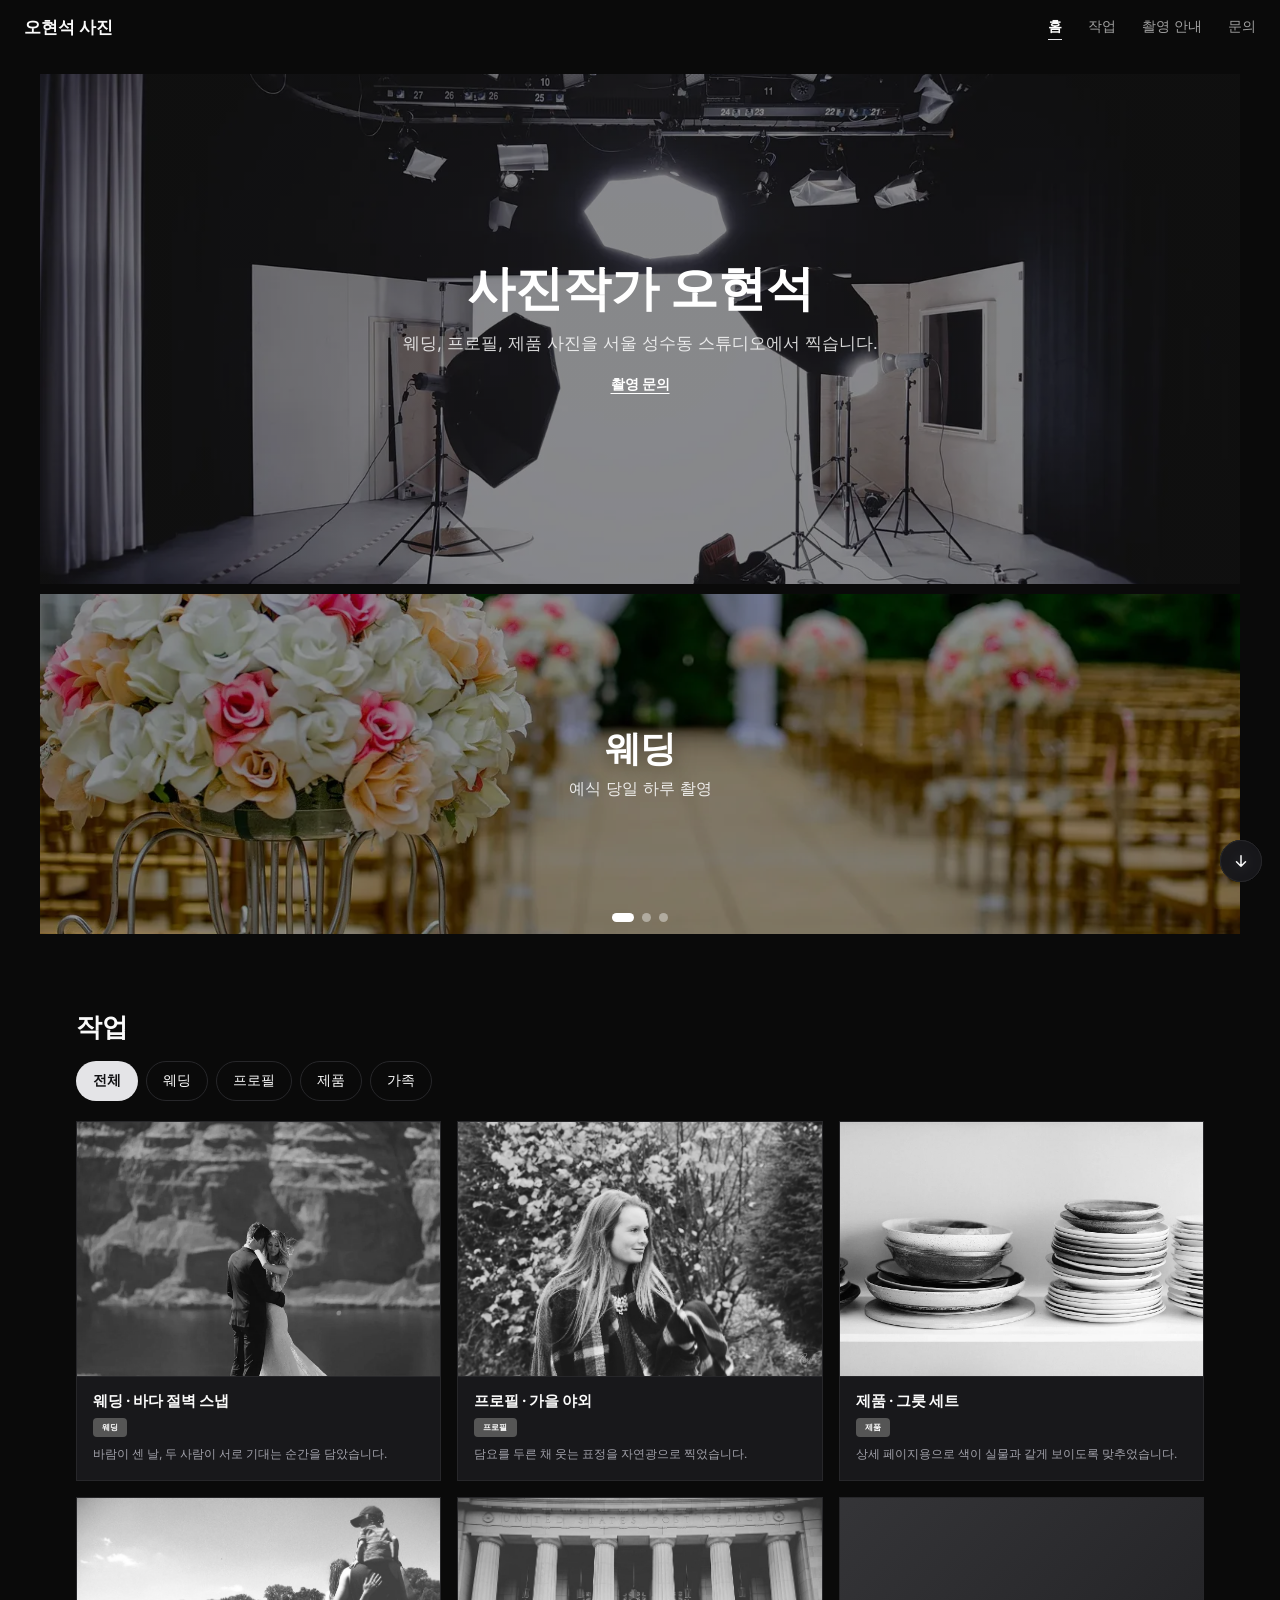
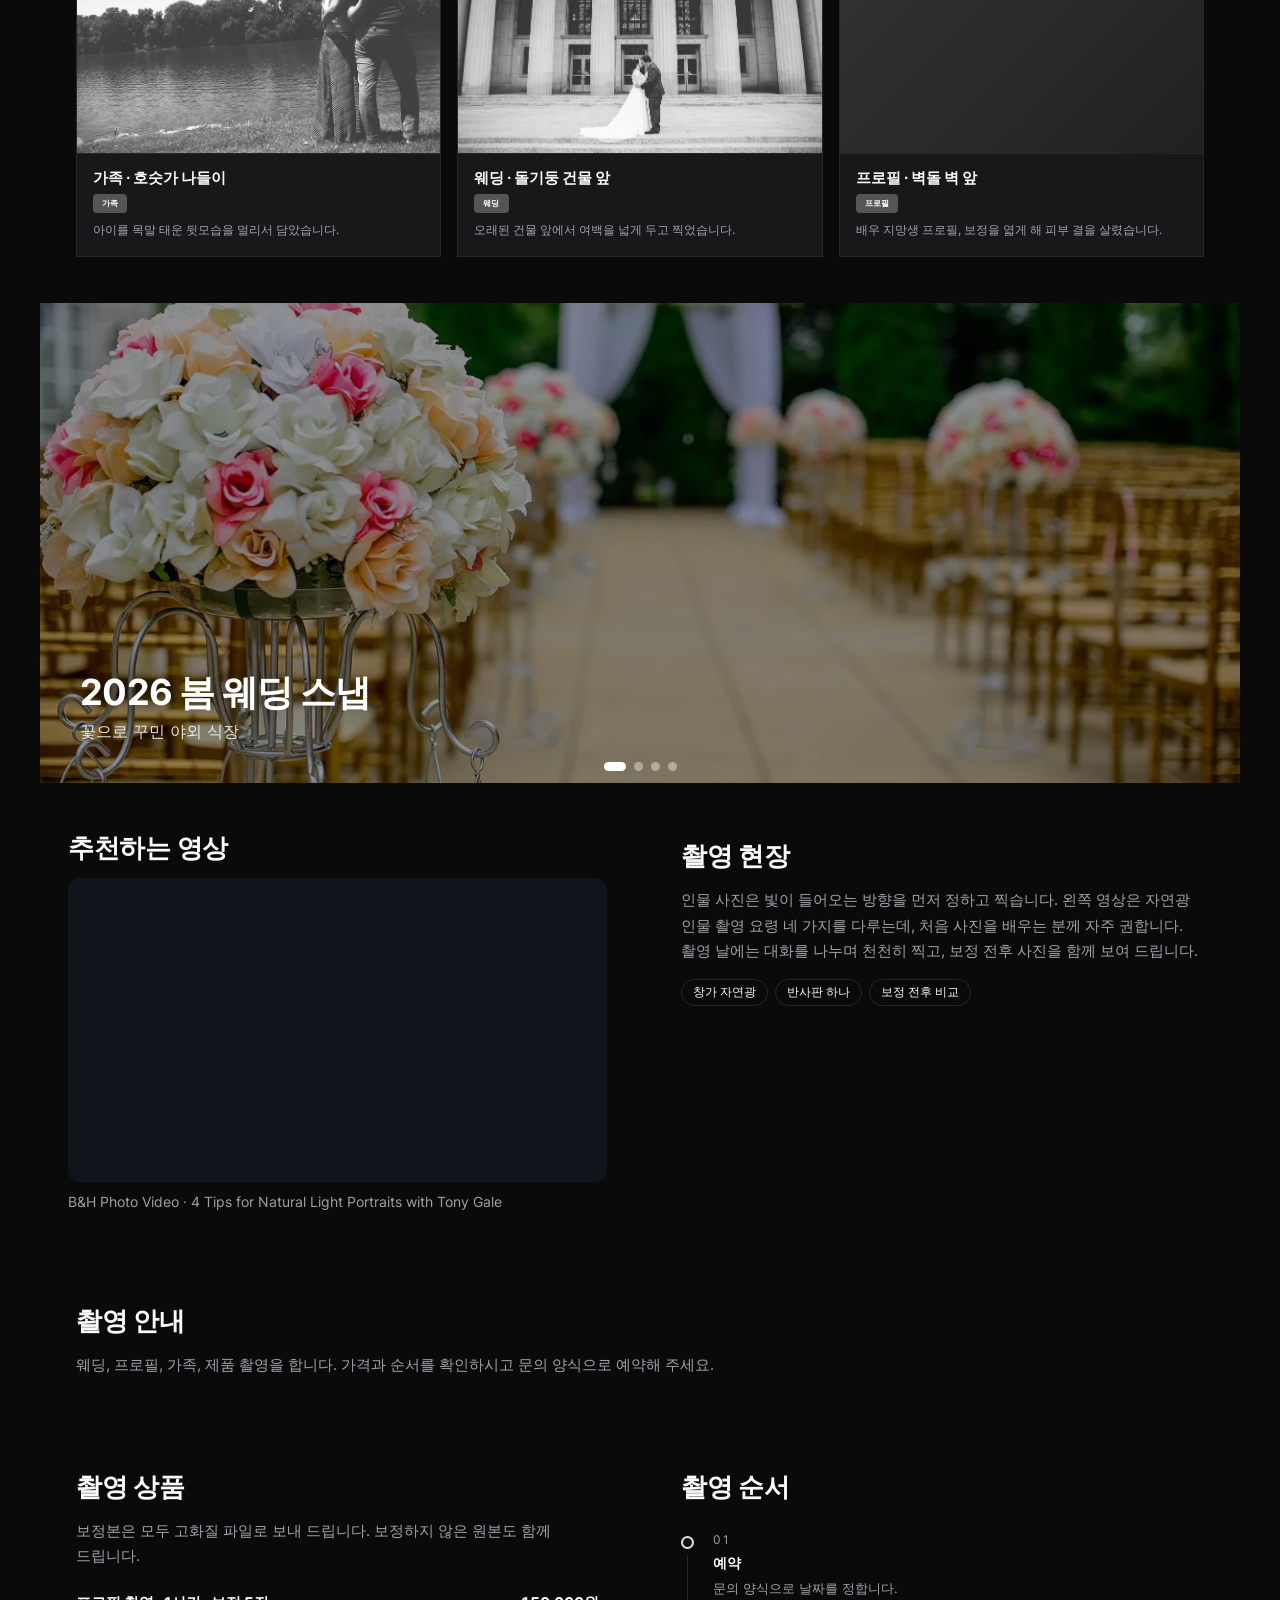
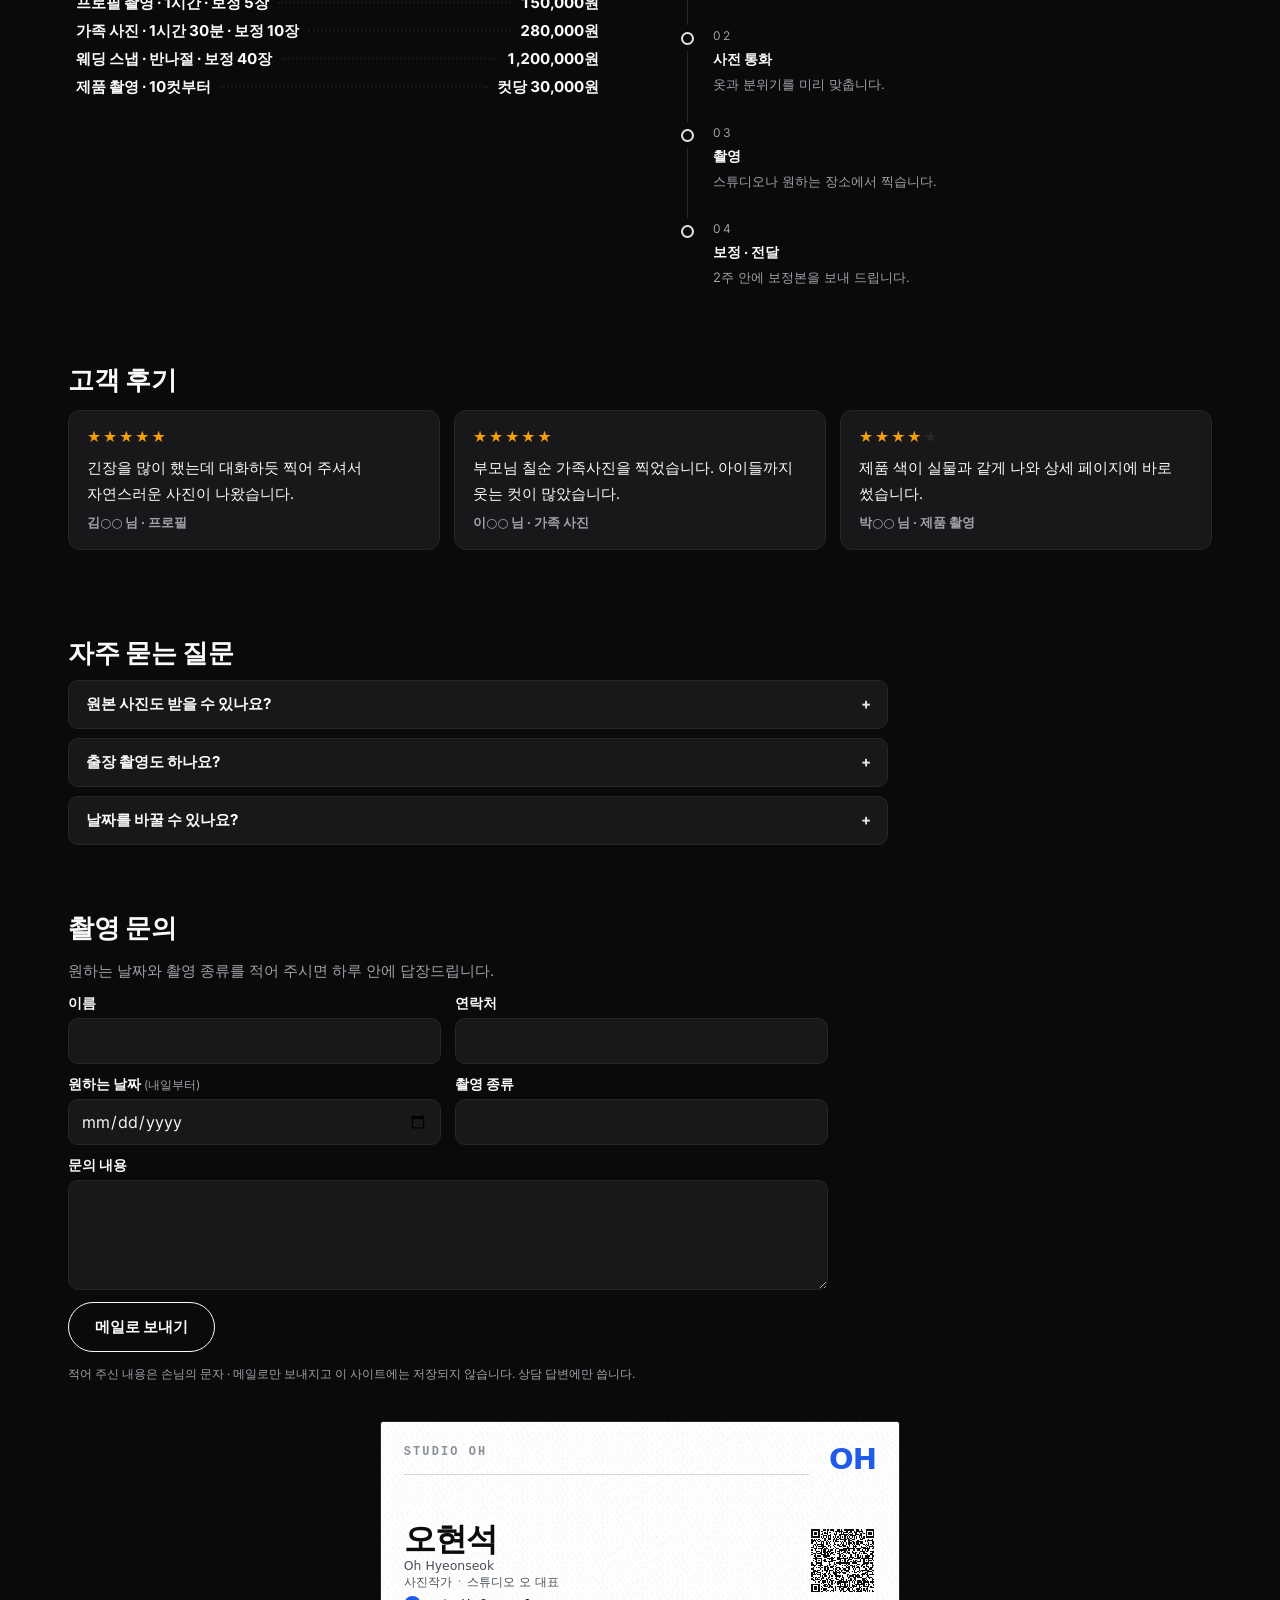
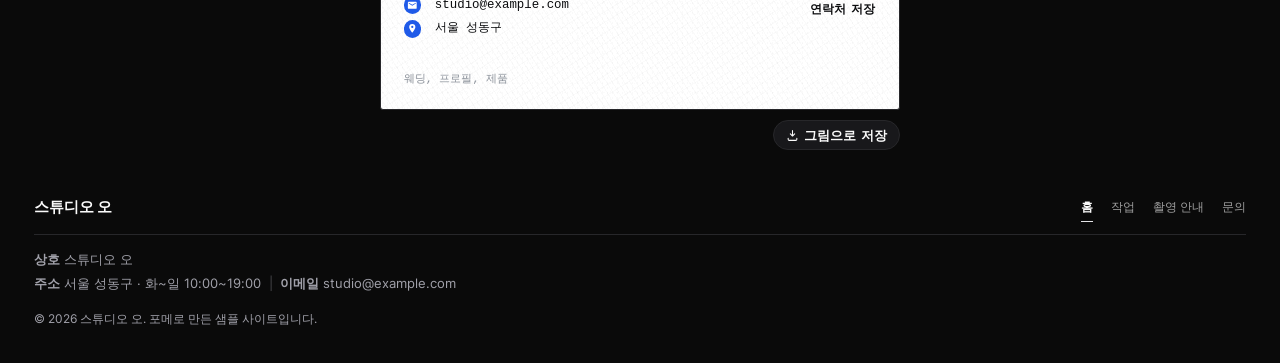
<file: index.html>
<!doctype html>
<html lang="ko">
<head>
  <meta charset="utf-8" />
  <meta name="viewport" content="width=device-width, initial-scale=1" />
  <title>오현석 · 사진작가</title>
  <meta name="description" content="서울 성수동 스튜디오 오. 웨딩, 프로필, 가족, 제품 사진을 찍는 사진작가 오현석의 포트폴리오입니다." />
  <meta property="og:type" content="website" />
  <meta property="og:title" content="오현석 · 사진작가" />
  <meta property="og:description" content="서울 성수동 스튜디오 오. 웨딩, 프로필, 가족, 제품 사진을 찍는 사진작가 오현석의 포트폴리오입니다." />
  <meta property="og:image" content="https://portfoliomaker-samples.github.io/03-halcyon-lab/assets/images/imgmwf9k7ekf.webp" />
  <meta name="twitter:card" content="summary_large_image" />
  <link rel="icon" href="data:image/svg+xml,%3Csvg%20xmlns%3D%22http%3A%2F%2Fwww.w3.org%2F2000%2Fsvg%22%20viewBox%3D%220%200%2064%2064%22%3E%3Crect%20width%3D%2264%22%20height%3D%2264%22%20rx%3D%2214%22%20fill%3D%22%234f6bff%22%2F%3E%3Ctext%20x%3D%2232%22%20y%3D%2234%22%20text-anchor%3D%22middle%22%20dominant-baseline%3D%22central%22%20font-family%3D%22system-ui%2Csans-serif%22%20font-size%3D%2240%22%20font-weight%3D%22700%22%20fill%3D%22%23fff%22%3E%EC%98%A4%3C%2Ftext%3E%3C%2Fsvg%3E" />
  <link rel="stylesheet" href="./assets/site.css" />
  <style>@view-transition { navigation: auto; }</style>
  <style>html{scroll-behavior:smooth}.wf-pg{display:block}html,body{background:#0a0a0a}.wf-headbar{position:sticky;top:0;z-index:60;min-height:0!important;padding-top:0!important;padding-bottom:0!important}.wf-headbar--still{position:static}.wf-footbar{min-height:0!important;padding-top:0!important}.wf-headbar .wf__region{position:static!important;align-self:stretch!important;width:100%}.wf-headbar--side{position:fixed;top:10px;bottom:10px;left:10px;width:240px;padding:0!important;overflow:auto}.wf-headbar--side .wf__region{height:100%}@media (max-width:760px){.wf-headbar--side{position:static;top:auto;bottom:auto;left:auto;width:auto;overflow:visible;margin:10px 10px 0}.wf-headbar--side .wf__region{height:auto}}.wf-pg{scroll-margin-top:70px}</style>
</head>
<body>
  <div class="wf-page wf-headbar" style="font-family:'Inter', -apple-system, 'Segoe UI', 'Malgun Gothic', 'Apple SD Gothic Neo', 'Noto Sans KR', system-ui, sans-serif;background:#0a0a0a;--wf-bg:#0a0a0a;--wf-text:#fafafa;color:#fafafa;--wf-surface:#18181b;--wf-line:#27272a;--wf-muted:#a1a1aa;--wf-accent:#e4e4e7;--wf-on-accent:#111114;--wf-max:1200px;padding:10px 10px;--fx-dot-color:#a1a1aa;--fx-star-color:#ffffff;--fx-char-color:#fafafa;--enter-at:2%;gap:10px"><div class="wf__region is-sticky has-divider" data-enter="up" style="grid-column:1;grid-row:1;min-height:0px;border-radius:0px;border-width:0px;padding:min(14px, 6vw)">
      <div class="wf-bar" style="justify-content:space-between">
        <span class="wf-bar__logo">오현석 사진</span>
        <nav class="wf-nav">
        <a href="#pg-0" class="wf-nav__item is-current">홈</a>
        <a href="#pg-1" class="wf-nav__item">작업</a>
        <a href="#pg-2" class="wf-nav__item">촬영 안내</a>
        <a href="#pg-3" class="wf-nav__item">문의</a>
      </nav>
        
        
      </div>
    </div></div>
  <section class="wf-pg" id="pg-0">
  <div class="wf-page is-rowmax wf-enter wf-enter--up wf-ix" style="font-family:'Inter', -apple-system, 'Segoe UI', 'Malgun Gothic', 'Apple SD Gothic Neo', 'Noto Sans KR', system-ui, sans-serif;background:#0a0a0a;--wf-bg:#0a0a0a;--wf-text:#fafafa;color:#fafafa;--wf-surface:#18181b;--wf-line:#27272a;--wf-muted:#a1a1aa;--wf-accent:#e4e4e7;--wf-on-accent:#111114;--wf-max:1200px;padding:10px 10px;--fx-dot-color:#a1a1aa;--fx-star-color:#ffffff;--fx-char-color:#fafafa;--enter-at:2%;gap:10px">
    <div class="wf" style="grid-template-columns:minmax(0, 1fr);grid-template-rows:auto 1fr auto auto;gap:10px">
    
    <section class="wf__region wf-tfx wf-tfx--spread wf-tfx-on--all" data-enter="up" style="grid-column:1;grid-row:2;min-height:0px;border-radius:0px;border-width:0px;padding:min(48px, 6vw);background-image:linear-gradient(rgba(0,0,0,0.45),rgba(0,0,0,0.45)), url('./assets/images/imgmwfmm0fj9.webp');background-size:cover;background-position:center;background-repeat:no-repeat;color:#fff;--wf-text:#fff;--wf-muted:rgba(255,255,255,0.82);--wf-btn-ring:rgba(255,255,255,0.9);--wf-btn-ink:#fff;--tfx-step:40ms;--tfx-delay:0ms" data-fx="mxCurtain">
      <div class="wf-hero" style="align-items:center;text-align:center">
        
        <h1 class="wf-hero__title" style="font-size:clamp(1.9em, 8.5vw, calc(1 * 3.2em))">사진작가 오현석</h1>
        <p class="wf-hero__sub">웨딩, 프로필, 제품 사진을 서울 성수동 스튜디오에서 찍습니다.</p>
        <a class="wf-btn" style="background:transparent;color:var(--wf-btn-ink, var(--wf-accent));text-decoration:underline;box-shadow:none;text-underline-offset:4px;border-radius:8px;padding:4px 2px" href="#contact">촬영 문의</a>
      </div>
    </section>
    <section class="wf__region" data-enter="up" style="grid-column:1;grid-row:3;min-height:0px;border-radius:0px;border-width:0px;padding:min(0px, 6vw)">
      <div class="wf-sld wf-sld--fade" style="--sld-h:340px;--sld-t:600ms" data-auto="5000" data-loop="1" data-pause="1">
        <input class="wf-sld__r" type="radio" name="sld-p0-c" id="sld-p0-c-0" checked />
        <input class="wf-sld__r" type="radio" name="sld-p0-c" id="sld-p0-c-1" />
        <input class="wf-sld__r" type="radio" name="sld-p0-c" id="sld-p0-c-2" />
        <div class="wf-sld__track">
        <div class="wf-sld__slide">
          <img class="wf-sld__img is-first" src="./assets/images/imgmwfmnlkjb.webp" alt="웨딩" loading="eager" fetchpriority="high" decoding="async" style="object-fit:cover" />
          <span class="wf-sld__veil" style="opacity:0.42" aria-hidden="true"></span>
          <span class="wf-sld__body" style="justify-content:center;align-items:center;text-align:center">
            <b class="wf-sld__title">웨딩</b>
            <span class="wf-sld__sub">예식 당일 하루 촬영</span>
            
          </span>
          <span class="wf-sld__nav" aria-hidden="true">
            <label class="wf-sld__arrow is-prev" for="sld-p0-c-2">‹</label>
            <label class="wf-sld__arrow is-next" for="sld-p0-c-1">›</label>
          </span>
        </div>
        <div class="wf-sld__slide">
          <img class="wf-sld__img" src="./assets/images/imgmwfmnlpac.webp" alt="프로필" loading="lazy" decoding="async" style="object-fit:cover" />
          <span class="wf-sld__veil" style="opacity:0.42" aria-hidden="true"></span>
          <span class="wf-sld__body" style="justify-content:center;align-items:center;text-align:center">
            <b class="wf-sld__title">프로필</b>
            <span class="wf-sld__sub">야외와 스튜디오 촬영</span>
            
          </span>
          <span class="wf-sld__nav" aria-hidden="true">
            <label class="wf-sld__arrow is-prev" for="sld-p0-c-0">‹</label>
            <label class="wf-sld__arrow is-next" for="sld-p0-c-2">›</label>
          </span>
        </div>
        <div class="wf-sld__slide">
          <img class="wf-sld__img" src="./assets/images/imgmwfmnlkba.webp" alt="제품" loading="lazy" decoding="async" style="object-fit:cover" />
          <span class="wf-sld__veil" style="opacity:0.42" aria-hidden="true"></span>
          <span class="wf-sld__body" style="justify-content:center;align-items:center;text-align:center">
            <b class="wf-sld__title">제품</b>
            <span class="wf-sld__sub">그릇과 소품 사진</span>
            
          </span>
          <span class="wf-sld__nav" aria-hidden="true">
            <label class="wf-sld__arrow is-prev" for="sld-p0-c-1">‹</label>
            <label class="wf-sld__arrow is-next" for="sld-p0-c-0">›</label>
          </span>
        </div>
        </div>
        <span class="wf-sld__dots"><label for="sld-p0-c-0" title="1번째"></label><label for="sld-p0-c-1" title="2번째"></label><label for="sld-p0-c-2" title="3번째"></label></span>
      </div>
    </section>
    
    </div>
  </div>
  </section>
  <section class="wf-pg" id="pg-1">
  <div class="wf-page is-rowmax wf-enter wf-enter--up wf-ix" style="font-family:'Inter', -apple-system, 'Segoe UI', 'Malgun Gothic', 'Apple SD Gothic Neo', 'Noto Sans KR', system-ui, sans-serif;background:#0a0a0a;--wf-bg:#0a0a0a;--wf-text:#fafafa;color:#fafafa;--wf-surface:#18181b;--wf-line:#27272a;--wf-muted:#a1a1aa;--wf-accent:#e4e4e7;--wf-on-accent:#111114;--wf-max:1200px;padding:10px 10px;--fx-dot-color:#a1a1aa;--fx-star-color:#ffffff;--fx-char-color:#fafafa;--enter-at:2%;gap:10px">
    <div class="wf" style="grid-template-columns:minmax(0, 1fr);grid-template-rows:auto auto 1fr auto;gap:10px">
    <section class="wf__region" id="작업" data-enter="up" style="grid-column:1;grid-row:2;min-height:0px;border-radius:0px;border-width:0px;padding:min(36px, 6vw)" data-fx="mxCurtain preview" data-fx-hover-preview-width="240" data-fx-hover-preview-speed="0.16" data-fx-hover-preview-offset-x="24" data-fx-hover-preview-offset-y="-20" data-fx-hover-preview-rotate="3">
      <div class="wf-gal is-gray is-phone2">
        <h2 class="wf-sec__title">작업</h2>
        <div class="wf-gal__filter" role="group" aria-label="태그별로 보기" hidden><button type="button" class="is-on" data-t="">전체</button><button type="button" data-t="웨딩">웨딩</button><button type="button" data-t="프로필">프로필</button><button type="button" data-t="제품">제품</button><button type="button" data-t="가족">가족</button></div>
        <script>(function(b){b=document.currentScript.previousElementSibling;b.hidden=false;var g=b.parentNode;b.addEventListener('click',function(e){var t=e.target.closest('button');if(!t)return;[].forEach.call(b.children,function(x){x.classList.toggle('is-on',x===t);});var w=t.getAttribute('data-t');var m=g.querySelector('.wf-gal__more');if(w&&m)m.checked=true;[].forEach.call(g.querySelectorAll('.wf-gal__grid > [data-tags]'),function(c){c.classList.toggle('is-out',!!w&&('|'+c.getAttribute('data-tags')+'|').indexOf('|'+w+'|')<0);});});})();</script>
        
        <div class="wf-gal__grid" style="grid-template-columns:repeat(3, minmax(0, 1fr))">
          <article data-tags="웨딩" class="wf-card"><span class="wf-card__thumb" style="padding-bottom:70%"><img class="wf-card__img" src="./assets/images/imgmwf96j7c5.webp" alt="웨딩 · 바다 절벽 스냅" loading="lazy" decoding="async" style="object-fit:cover" /></span><span class="wf-card__body">
              
              <b class="wf-card__title">웨딩 · 바다 절벽 스냅</b>
              <span class="wf-card__stack wf-card__stack--badges"><span class="wf-tag wf-tag--badge" style="--bdg-bg:#555555;--bdg-fg:#ffffff">웨딩</span></span>
              <span class="wf-card__desc">바람이 센 날, 두 사람이 서로 기대는 순간을 담았습니다.</span>
              
              
              
            </span></article>
          <article data-tags="프로필" class="wf-card"><span class="wf-card__thumb" style="padding-bottom:70%"><img class="wf-card__img" src="./assets/images/imgmwf96jm96.webp" alt="프로필 · 가을 야외" loading="lazy" decoding="async" style="object-fit:cover" /></span><span class="wf-card__body">
              
              <b class="wf-card__title">프로필 · 가을 야외</b>
              <span class="wf-card__stack wf-card__stack--badges"><span class="wf-tag wf-tag--badge" style="--bdg-bg:#555555;--bdg-fg:#ffffff">프로필</span></span>
              <span class="wf-card__desc">담요를 두른 채 웃는 표정을 자연광으로 찍었습니다.</span>
              
              
              
            </span></article>
          <article data-tags="제품" class="wf-card"><span class="wf-card__thumb" style="padding-bottom:70%"><img class="wf-card__img" src="./assets/images/imgmwf96jof7.webp" alt="제품 · 그릇 세트" loading="lazy" decoding="async" style="object-fit:cover" /></span><span class="wf-card__body">
              
              <b class="wf-card__title">제품 · 그릇 세트</b>
              <span class="wf-card__stack wf-card__stack--badges"><span class="wf-tag wf-tag--badge" style="--bdg-bg:#555555;--bdg-fg:#ffffff">제품</span></span>
              <span class="wf-card__desc">상세 페이지용으로 색이 실물과 같게 보이도록 맞추었습니다.</span>
              
              
              
            </span></article>
          <article data-tags="가족" class="wf-card"><span class="wf-card__thumb" style="padding-bottom:70%"><img class="wf-card__img" src="./assets/images/imgmwf96k6s8.webp" alt="가족 · 호숫가 나들이" loading="lazy" decoding="async" style="object-fit:cover" /></span><span class="wf-card__body">
              
              <b class="wf-card__title">가족 · 호숫가 나들이</b>
              <span class="wf-card__stack wf-card__stack--badges"><span class="wf-tag wf-tag--badge" style="--bdg-bg:#555555;--bdg-fg:#ffffff">가족</span></span>
              <span class="wf-card__desc">아이를 목말 태운 뒷모습을 멀리서 담았습니다.</span>
              
              
              
            </span></article>
          <article data-tags="웨딩" class="wf-card"><span class="wf-card__thumb" style="padding-bottom:70%"><img class="wf-card__img" src="./assets/images/imgmwf96kal9.webp" alt="웨딩 · 돌기둥 건물 앞" loading="lazy" decoding="async" style="object-fit:cover" /></span><span class="wf-card__body">
              
              <b class="wf-card__title">웨딩 · 돌기둥 건물 앞</b>
              <span class="wf-card__stack wf-card__stack--badges"><span class="wf-tag wf-tag--badge" style="--bdg-bg:#555555;--bdg-fg:#ffffff">웨딩</span></span>
              <span class="wf-card__desc">오래된 건물 앞에서 여백을 넓게 두고 찍었습니다.</span>
              
              
              
            </span></article>
          <article data-tags="프로필" class="wf-card"><span class="wf-card__thumb" style="padding-bottom:70%"><img class="wf-card__img" src="./assets/images/imgmwf96kcka.webp" alt="프로필 · 벽돌 벽 앞" loading="lazy" decoding="async" style="object-fit:cover" /></span><span class="wf-card__body">
              
              <b class="wf-card__title">프로필 · 벽돌 벽 앞</b>
              <span class="wf-card__stack wf-card__stack--badges"><span class="wf-tag wf-tag--badge" style="--bdg-bg:#555555;--bdg-fg:#ffffff">프로필</span></span>
              <span class="wf-card__desc">배우 지망생 프로필, 보정을 엷게 해 피부 결을 살렸습니다.</span>
              
              
              
            </span></article>
        </div>
        
        
      </div>
    </section>
    <section class="wf__region" data-enter="up" style="grid-column:1;grid-row:3;min-height:0px;border-radius:0px;border-width:0px;padding:min(0px, 6vw)">
      <div class="wf-sld wf-sld--fade" style="--sld-h:480px;--sld-t:600ms" data-auto="5000" data-loop="1" data-pause="1">
        <input class="wf-sld__r" type="radio" name="sld-p1-c" id="sld-p1-c-0" checked />
        <input class="wf-sld__r" type="radio" name="sld-p1-c" id="sld-p1-c-1" />
        <input class="wf-sld__r" type="radio" name="sld-p1-c" id="sld-p1-c-2" />
        <input class="wf-sld__r" type="radio" name="sld-p1-c" id="sld-p1-c-3" />
        <div class="wf-sld__track">
        <div class="wf-sld__slide">
          <img class="wf-sld__img is-first" src="./assets/images/imgmwf98do8b.webp" alt="2026 봄 웨딩 스냅" loading="eager" fetchpriority="high" decoding="async" style="object-fit:cover" />
          <span class="wf-sld__veil" style="opacity:0.42" aria-hidden="true"></span>
          <span class="wf-sld__body" style="justify-content:flex-end;align-items:flex-start;text-align:left">
            <b class="wf-sld__title">2026 봄 웨딩 스냅</b>
            <span class="wf-sld__sub">꽃으로 꾸민 야외 식장</span>
            
          </span>
          <span class="wf-sld__nav" aria-hidden="true">
            <label class="wf-sld__arrow is-prev" for="sld-p1-c-3">‹</label>
            <label class="wf-sld__arrow is-next" for="sld-p1-c-1">›</label>
          </span>
        </div>
        <div class="wf-sld__slide">
          <img class="wf-sld__img" src="./assets/images/imgmwf98ds6c.webp" alt="반지를 건네기 전" loading="lazy" decoding="async" style="object-fit:cover" />
          <span class="wf-sld__veil" style="opacity:0.42" aria-hidden="true"></span>
          <span class="wf-sld__body" style="justify-content:flex-end;align-items:flex-start;text-align:left">
            <b class="wf-sld__title">반지를 건네기 전</b>
            <span class="wf-sld__sub">신부의 손을 가까이서</span>
            
          </span>
          <span class="wf-sld__nav" aria-hidden="true">
            <label class="wf-sld__arrow is-prev" for="sld-p1-c-0">‹</label>
            <label class="wf-sld__arrow is-next" for="sld-p1-c-2">›</label>
          </span>
        </div>
        <div class="wf-sld__slide">
          <img class="wf-sld__img" src="./assets/images/imgmwf98e4cd.webp" alt="예식 전 탁자 위" loading="lazy" decoding="async" style="object-fit:cover" />
          <span class="wf-sld__veil" style="opacity:0.42" aria-hidden="true"></span>
          <span class="wf-sld__body" style="justify-content:flex-end;align-items:flex-start;text-align:left">
            <b class="wf-sld__title">예식 전 탁자 위</b>
            <span class="wf-sld__sub">책 위에 놓인 두 반지</span>
            
          </span>
          <span class="wf-sld__nav" aria-hidden="true">
            <label class="wf-sld__arrow is-prev" for="sld-p1-c-1">‹</label>
            <label class="wf-sld__arrow is-next" for="sld-p1-c-3">›</label>
          </span>
        </div>
        <div class="wf-sld__slide">
          <img class="wf-sld__img" src="./assets/images/imgmwf98e9ne.webp" alt="식이 끝난 뒤" loading="lazy" decoding="async" style="object-fit:cover" />
          <span class="wf-sld__veil" style="opacity:0.42" aria-hidden="true"></span>
          <span class="wf-sld__body" style="justify-content:flex-end;align-items:flex-start;text-align:left">
            <b class="wf-sld__title">식이 끝난 뒤</b>
            <span class="wf-sld__sub">나란히 선 두 사람의 구두</span>
            
          </span>
          <span class="wf-sld__nav" aria-hidden="true">
            <label class="wf-sld__arrow is-prev" for="sld-p1-c-2">‹</label>
            <label class="wf-sld__arrow is-next" for="sld-p1-c-0">›</label>
          </span>
        </div>
        </div>
        <span class="wf-sld__dots"><label for="sld-p1-c-0" title="1번째"></label><label for="sld-p1-c-1" title="2번째"></label><label for="sld-p1-c-2" title="3번째"></label><label for="sld-p1-c-3" title="4번째"></label></span>
      </div>
    </section>
    </div>
    <div class="wf wf--row" style="grid-template-columns:repeat(2, minmax(0, 1fr));gap:10px">
      <section class="wf__region" id="추천하는-영상" data-enter="left" style="min-height:0px;border-radius:0px;border-width:0px;padding:min(28px, 6vw)">
      <div class="wf-video" style="align-items:flex-start;text-align:left">
        <h2 class="wf-sec__title">추천하는 영상</h2>
        
        <iframe class="wf-video__frame" src="https://www.youtube-nocookie.com/embed/KPuuVwAkOHM" title="추천하는 영상" loading="lazy" allow="accelerometer; autoplay; clipboard-write; encrypted-media; gyroscope; picture-in-picture; web-share" referrerpolicy="strict-origin-when-cross-origin" allowfullscreen></iframe>
        <p class="wf-video__cap">B&amp;H Photo Video · 4 Tips for Natural Light Portraits with Tony Gale</p>
      </div>
    </section>
      <section class="wf__region" id="촬영-현장" data-enter="right" style="min-height:0px;border-radius:0px;border-width:0px;padding:min(36px, 6vw)">
      <div class="wf-sec" style="align-items:flex-start">
        <h2 class="wf-sec__title">촬영 현장</h2>
        <div class="wf-sec__cols" style="grid-template-columns:repeat(1, minmax(0, 1fr))">
          <p class="wf-sec__body">인물 사진은 빛이 들어오는 방향을 먼저 정하고 찍습니다. 왼쪽 영상은 자연광 인물 촬영 요령 네 가지를 다루는데, 처음 사진을 배우는 분께 자주 권합니다. 촬영 날에는 대화를 나누며 천천히 찍고, 보정 전후 사진을 함께 보여 드립니다.</p>
        </div>
        <div class="wf-tags"><span class="wf-tag">창가 자연광</span><span class="wf-tag">반사판 하나</span><span class="wf-tag">보정 전후 비교</span></div>
      </div>
    </section>
    </div>
    <a class="wf-down" href="#%EC%9E%91%EC%97%85" aria-label="아래로 이동"><svg width="18" height="18" viewBox="0 0 24 24" fill="none" stroke="currentColor" stroke-width="2" stroke-linecap="round" stroke-linejoin="round"><path d="M12 5v14M6 13l6 6 6-6"/></svg></a>
  </div>
  </section>
  <section class="wf-pg" id="pg-2">
  <div class="wf-page is-rowmax wf-enter wf-enter--up wf-ix" style="font-family:'Inter', -apple-system, 'Segoe UI', 'Malgun Gothic', 'Apple SD Gothic Neo', 'Noto Sans KR', system-ui, sans-serif;background:#0a0a0a;--wf-bg:#0a0a0a;--wf-text:#fafafa;color:#fafafa;--wf-surface:#18181b;--wf-line:#27272a;--wf-muted:#a1a1aa;--wf-accent:#e4e4e7;--wf-on-accent:#111114;--wf-max:1200px;padding:10px 10px;--fx-dot-color:#a1a1aa;--fx-star-color:#ffffff;--fx-char-color:#fafafa;--enter-at:2%;gap:10px">
    <div class="wf" style="grid-template-columns:minmax(0, 1fr);grid-template-rows:auto auto auto;gap:10px">
    <section class="wf__region" id="촬영-안내" data-enter="up" style="grid-column:1;grid-row:2;min-height:0px;border-radius:0px;border-width:0px;padding:min(36px, 6vw)">
      <div class="wf-sec" style="align-items:flex-start">
        <h2 class="wf-sec__title">촬영 안내</h2>
        <div class="wf-sec__cols" style="grid-template-columns:repeat(1, minmax(0, 1fr))">
          <p class="wf-sec__body">웨딩, 프로필, 가족, 제품 촬영을 합니다. 가격과 순서를 확인하시고 문의 양식으로 예약해 주세요.</p>
        </div>
        
      </div>
    </section>
    </div>
    <div class="wf wf--row" style="grid-template-columns:repeat(2, minmax(0, 1fr));gap:10px">
      <section class="wf__region" id="촬영-상품" data-enter="left" style="min-height:0px;border-radius:0px;border-width:0px;padding:min(36px, 6vw)">
      <div class="wf-sec" style="align-items:flex-start">
        <h2 class="wf-sec__title">촬영 상품</h2>
        <div class="wf-sec__cols" style="grid-template-columns:repeat(1, minmax(0, 1fr))">
          <p class="wf-sec__body">보정본은 모두 고화질 파일로 보내 드립니다. 보정하지 않은 원본도 함께 드립니다.</p>
        </div>
        <dl class="wf-price"><div class="wf-price__row"><dt>프로필 촬영 · 1시간 · 보정 5장</dt><span class="wf-price__dots" aria-hidden="true"></span><dd>150,000원</dd></div><div class="wf-price__row"><dt>가족 사진 · 1시간 30분 · 보정 10장</dt><span class="wf-price__dots" aria-hidden="true"></span><dd>280,000원</dd></div><div class="wf-price__row"><dt>웨딩 스냅 · 반나절 · 보정 40장</dt><span class="wf-price__dots" aria-hidden="true"></span><dd>1,200,000원</dd></div><div class="wf-price__row"><dt>제품 촬영 · 10컷부터</dt><span class="wf-price__dots" aria-hidden="true"></span><dd>컷당 30,000원</dd></div></dl>
      </div>
    </section>
      <section class="wf__region" id="촬영-순서" data-enter="right" style="min-height:0px;border-radius:0px;border-width:0px;padding:min(36px, 6vw)">
      <div class="wf-tl">
        
        <h2 class="wf-tl__title">촬영 순서</h2>
        <ol class="wf-tl__list"><li class="wf-tl__item"><span class="wf-tl__label">01</span><b class="wf-tl__head">예약</b><p class="wf-tl__desc">문의 양식으로 날짜를 정합니다.</p></li>
        <li class="wf-tl__item"><span class="wf-tl__label">02</span><b class="wf-tl__head">사전 통화</b><p class="wf-tl__desc">옷과 분위기를 미리 맞춥니다.</p></li>
        <li class="wf-tl__item"><span class="wf-tl__label">03</span><b class="wf-tl__head">촬영</b><p class="wf-tl__desc">스튜디오나 원하는 장소에서 찍습니다.</p></li>
        <li class="wf-tl__item"><span class="wf-tl__label">04</span><b class="wf-tl__head">보정 · 전달</b><p class="wf-tl__desc">2주 안에 보정본을 보내 드립니다.</p></li></ol>
      </div>
    </section>
    </div>
    <div class="wf wf--row" style="grid-template-columns:repeat(1, minmax(0, 1fr));gap:10px">
      <section class="wf__region" id="고객-후기" data-enter="up" style="min-height:0px;border-radius:0px;border-width:0px;padding:min(28px, 6vw)">
      <div class="wf-rev">
        <h2 class="wf-sec__title">고객 후기</h2>
        <div class="wf-rev__grid" style="--rev-cols:3"><figure class="wf-rev__card"><span class="wf-rev__stars" aria-label="별점 5점">★★★★★<i></i></span><blockquote class="wf-rev__text">긴장을 많이 했는데 대화하듯 찍어 주셔서 자연스러운 사진이 나왔습니다.</blockquote><figcaption class="wf-rev__name">김○○ 님 · 프로필</figcaption></figure><figure class="wf-rev__card"><span class="wf-rev__stars" aria-label="별점 5점">★★★★★<i></i></span><blockquote class="wf-rev__text">부모님 칠순 가족사진을 찍었습니다. 아이들까지 웃는 컷이 많았습니다.</blockquote><figcaption class="wf-rev__name">이○○ 님 · 가족 사진</figcaption></figure><figure class="wf-rev__card"><span class="wf-rev__stars" aria-label="별점 4점">★★★★<i>★</i></span><blockquote class="wf-rev__text">제품 색이 실물과 같게 나와 상세 페이지에 바로 썼습니다.</blockquote><figcaption class="wf-rev__name">박○○ 님 · 제품 촬영</figcaption></figure></div>
      </div>
    </section>
    </div>
    <a class="wf-down" href="#%EC%B4%AC%EC%98%81-%EC%95%88%EB%82%B4" aria-label="아래로 이동"><svg width="18" height="18" viewBox="0 0 24 24" fill="none" stroke="currentColor" stroke-width="2" stroke-linecap="round" stroke-linejoin="round"><path d="M12 5v14M6 13l6 6 6-6"/></svg></a>
  </div>
  </section>
  <section class="wf-pg" id="pg-3">
  <div class="wf-page is-rowmax wf-enter wf-enter--up wf-ix" style="font-family:'Inter', -apple-system, 'Segoe UI', 'Malgun Gothic', 'Apple SD Gothic Neo', 'Noto Sans KR', system-ui, sans-serif;background:#0a0a0a;--wf-bg:#0a0a0a;--wf-text:#fafafa;color:#fafafa;--wf-surface:#18181b;--wf-line:#27272a;--wf-muted:#a1a1aa;--wf-accent:#e4e4e7;--wf-on-accent:#111114;--wf-max:1200px;padding:10px 10px;--fx-dot-color:#a1a1aa;--fx-star-color:#ffffff;--fx-char-color:#fafafa;--enter-at:2%;gap:10px">
    <div class="wf" style="grid-template-columns:minmax(0, 1fr);grid-template-rows:auto auto;gap:10px">
    <section class="wf__region" id="자주-묻는-질문" data-enter="up" style="grid-column:1;grid-row:2;min-height:0px;border-radius:0px;border-width:0px;padding:min(28px, 6vw)">
      <div class="wf-faq">
        <h2 class="wf-sec__title">자주 묻는 질문</h2>
        <details class="wf-faq__item"><summary class="wf-faq__q">원본 사진도 받을 수 있나요?</summary><p class="wf-faq__a">보정하지 않은 원본 전체를 함께 보내 드립니다.</p></details>
        <details class="wf-faq__item"><summary class="wf-faq__q">출장 촬영도 하나요?</summary><p class="wf-faq__a">서울과 경기는 교통비만 더해 출장 촬영을 합니다.</p></details>
        <details class="wf-faq__item"><summary class="wf-faq__q">날짜를 바꿀 수 있나요?</summary><p class="wf-faq__a">촬영 사흘 전까지는 한 번 무료로 바꿀 수 있습니다.</p></details>
        <script>(function(f){f=document.currentScript.parentNode;var was=[];addEventListener('beforeprint',function(){was=[].map.call(f.querySelectorAll('details'),function(d){var o=d.open;d.open=true;return o;});});addEventListener('afterprint',function(){[].forEach.call(f.querySelectorAll('details'),function(d,k){d.open=!!was[k];});});})();</script>
      </div>
    </section>
    </div>
    <div class="wf wf--row" style="grid-template-columns:repeat(1, minmax(0, 1fr));gap:10px">
      <section class="wf__region" id="contact" data-enter="up" style="min-height:0px;border-radius:0px;border-width:0px;padding:min(28px, 6vw)">
      <form class="wf-inq" data-head="홈페이지 문의 · 촬영 문의" onsubmit="return false">
        <h2 class="wf-sec__title">촬영 문의</h2>
        <p class="wf-inq__sub">원하는 날짜와 촬영 종류를 적어 주시면 하루 안에 답장드립니다.</p>
        <div class="wf-inq__form"><label class="wf-inq__row"><span>이름</span><input name="q0" data-q="이름"></label><label class="wf-inq__row"><span>연락처</span><input name="q1" data-q="연락처" type="tel" inputmode="tel" autocomplete="tel"></label><label class="wf-inq__row"><span>원하는 날짜 <small class="wf-inq__lead">(내일부터)</small></span><input name="q2" data-q="원하는 날짜" type="date"></label><label class="wf-inq__row"><span>촬영 종류</span><input name="q3" data-q="촬영 종류"></label><label class="wf-inq__row is-wide"><span>문의 내용</span><textarea name="q4" rows="4" data-q="문의 내용"></textarea></label></div>
        <p class="wf-inq__err" role="alert" hidden></p>
        <div class="wf-inq__btns"><a class="wf-inq__btn is-mail" href="mailto:studio@example.com" data-inq="mail" data-subj="촬영 문의">메일로 보내기</a></div>
        
        <p class="wf-inq__privacy">적어 주신 내용은 손님의 문자 · 메일로만 보내지고 이 사이트에는 저장되지 않습니다. 상담 답변에만 씁니다.</p>
        <script>(function(f){f=document.currentScript.parentNode;var td=new Date(Date.now()+1*864e5-new Date().getTimezoneOffset()*60000).toISOString().slice(0,10);[].forEach.call(f.querySelectorAll('input[type=date]'),function(e){e.min=td;});[].forEach.call(f.querySelectorAll('[data-inq]'),function(a){var base=a.getAttribute('href');a.addEventListener('click',function(ev){var er=f.querySelector('.wf-inq__err');var bad='',el=null;[].forEach.call(f.querySelectorAll('input[type=date]'),function(e){if(!bad&&e.value&&e.min&&e.value<e.min){var m=new Date(e.min+'T00:00');bad=e.getAttribute('data-q')+': '+(m.getMonth()+1)+'월 '+m.getDate()+'일부터 정할 수 있습니다.';el=e;}});if(!bad&&a.getAttribute('data-inq')==='mail'){var tl=f.querySelector('input[type=tel]');if(tl&&!tl.value.trim()){bad='메일로 보내실 때는 답을 드릴 수 있게 「'+tl.getAttribute('data-q')+'」 칸을 채워 주세요.';el=tl;}}if(bad){ev.preventDefault();er.textContent=bad;er.hidden=false;el.focus();return;}er.hidden=true;var t=[].map.call(f.querySelectorAll('[data-q]'),function(e){var v=e.value.trim();if(v&&e.type==='date'){var d=new Date(v+'T00:00');v=(d.getMonth()+1)+'월 '+d.getDate()+'일 ('+'일월화수목금토'.charAt(d.getDay())+')';}return v?e.getAttribute('data-q')+': '+v:'';}).filter(Boolean).join('\n');a.href=a.getAttribute('data-inq')==='sms'?base+'?&body='+encodeURIComponent('['+f.getAttribute('data-head')+']'+String.fromCharCode(10)+t):base+'?subject='+encodeURIComponent(a.getAttribute('data-subj'))+'&body='+encodeURIComponent(t);});});})();</script>
      </form>
    </section>
    </div>
    <div class="wf" style="grid-template-columns:minmax(0, 1fr);grid-template-rows:1fr auto;gap:10px">
    <section class="wf__region" data-enter="up" style="grid-column:1;grid-row:1;min-height:0px;border-radius:0px;border-width:0px;padding:min(0px, 6vw)">
      <div class="wf-bcardbox" style="max-width:520px"><div class="wf-bcard wf-bcard--quiet wf-bcard--ico-fill" style="--bc-paper:0.4;max-width:520px">
        <span class="wf-bcard__deco" aria-hidden="true"></span>
        <span class="wf-bcard__paper" aria-hidden="true"></span>
        <div class="wf-bcard__in">
        <span class="wf-bcard__label">STUDIO OH</span>
        <span class="wf-bcard__org">스튜디오 오 대표</span>
        <span class="wf-bcard__mono">OH</span>
        <div class="wf-bcard__lead">
          <b class="wf-bcard__role">STUDIO OH</b>
          <span class="wf-bcard__rolesub">웨딩 · 프로필 · 제품</span>
        </div>
        <div class="wf-bcard__info">
          <div class="wf-bcard__row">
            <span class="wf-bcard__text">
              <b class="wf-bcard__name">오현석</b>
              <span class="wf-bcard__nameen">Oh Hyeonseok</span>
              <span class="wf-bcard__title wf-bcard__titles"><span class="wf-bcard__tpart">사진작가</span><span class="wf-bcard__tpart wf-bcard__tpart--org">스튜디오 오 대표</span></span>
            </span>
            <span class="wf-bcard__ico" aria-hidden="true"><svg viewBox="0 0 24 24"><path d="M12 12a5 5 0 1 0 0-10 5 5 0 0 0 0 10zm0 2c-5 0-9 2.5-9 5.5V22h18v-2.5c0-3-4-5.5-9-5.5z" fill="currentColor"/></svg></span>
          </div>
          <div class="wf-bcard__row wf-bcard__row--mail"><span class="wf-bcard__text"><span class="wf-bcard__line">studio@example.com</span></span><span class="wf-bcard__ico" aria-hidden="true"><svg viewBox="0 0 24 24"><path d="M20 4H4a2 2 0 0 0-2 2v12a2 2 0 0 0 2 2h16a2 2 0 0 0 2-2V6a2 2 0 0 0-2-2zm0 4-8 5-8-5V6l8 5 8-5v2z" fill="currentColor"/></svg></span></div><div class="wf-bcard__row wf-bcard__row--pin"><span class="wf-bcard__text"><span class="wf-bcard__line">서울 성동구</span></span><span class="wf-bcard__ico" aria-hidden="true"><svg viewBox="0 0 24 24"><path d="M12 2a7 7 0 0 0-7 7c0 5.2 7 13 7 13s7-7.8 7-13a7 7 0 0 0-7-7zm0 9.5A2.5 2.5 0 1 1 12 6.5a2.5 2.5 0 0 1 0 5z" fill="currentColor"/></svg></span></div>
        </div>
        <p class="wf-bcard__tagline">성수동 자연광 스튜디오에서 찍습니다.</p>
        <span class="wf-bcard__stack">웨딩, 프로필, 제품</span>
        <div class="wf-bcard__side"><span class="wf-bcard__qr"><svg class="wf-qr" viewBox="0 0 57 57" role="img" aria-label="연락처 QR 코드" shape-rendering="crispEdges"><path d="M2,2h1v1h-1zM3,2h1v1h-1zM4,2h1v1h-1zM5,2h1v1h-1zM6,2h1v1h-1zM7,2h1v1h-1zM8,2h1v1h-1zM12,2h1v1h-1zM13,2h1v1h-1zM15,2h1v1h-1zM16,2h1v1h-1zM18,2h1v1h-1zM19,2h1v1h-1zM20,2h1v1h-1zM24,2h1v1h-1zM25,2h1v1h-1zM27,2h1v1h-1zM30,2h1v1h-1zM31,2h1v1h-1zM32,2h1v1h-1zM33,2h1v1h-1zM34,2h1v1h-1zM35,2h1v1h-1zM36,2h1v1h-1zM37,2h1v1h-1zM40,2h1v1h-1zM41,2h1v1h-1zM44,2h1v1h-1zM48,2h1v1h-1zM49,2h1v1h-1zM50,2h1v1h-1zM51,2h1v1h-1zM52,2h1v1h-1zM53,2h1v1h-1zM54,2h1v1h-1zM2,3h1v1h-1zM8,3h1v1h-1zM10,3h1v1h-1zM11,3h1v1h-1zM15,3h1v1h-1zM20,3h1v1h-1zM22,3h1v1h-1zM23,3h1v1h-1zM24,3h1v1h-1zM25,3h1v1h-1zM26,3h1v1h-1zM27,3h1v1h-1zM28,3h1v1h-1zM31,3h1v1h-1zM32,3h1v1h-1zM35,3h1v1h-1zM38,3h1v1h-1zM40,3h1v1h-1zM41,3h1v1h-1zM42,3h1v1h-1zM43,3h1v1h-1zM44,3h1v1h-1zM45,3h1v1h-1zM48,3h1v1h-1zM54,3h1v1h-1zM2,4h1v1h-1zM4,4h1v1h-1zM5,4h1v1h-1zM6,4h1v1h-1zM8,4h1v1h-1zM13,4h1v1h-1zM15,4h1v1h-1zM17,4h1v1h-1zM18,4h1v1h-1zM23,4h1v1h-1zM25,4h1v1h-1zM27,4h1v1h-1zM29,4h1v1h-1zM30,4h1v1h-1zM31,4h1v1h-1zM32,4h1v1h-1zM34,4h1v1h-1zM35,4h1v1h-1zM38,4h1v1h-1zM39,4h1v1h-1zM40,4h1v1h-1zM42,4h1v1h-1zM45,4h1v1h-1zM48,4h1v1h-1zM50,4h1v1h-1zM51,4h1v1h-1zM52,4h1v1h-1zM54,4h1v1h-1zM2,5h1v1h-1zM4,5h1v1h-1zM5,5h1v1h-1zM6,5h1v1h-1zM8,5h1v1h-1zM11,5h1v1h-1zM13,5h1v1h-1zM14,5h1v1h-1zM15,5h1v1h-1zM21,5h1v1h-1zM23,5h1v1h-1zM27,5h1v1h-1zM29,5h1v1h-1zM33,5h1v1h-1zM36,5h1v1h-1zM39,5h1v1h-1zM40,5h1v1h-1zM43,5h1v1h-1zM44,5h1v1h-1zM46,5h1v1h-1zM48,5h1v1h-1zM50,5h1v1h-1zM51,5h1v1h-1zM52,5h1v1h-1zM54,5h1v1h-1zM2,6h1v1h-1zM4,6h1v1h-1zM5,6h1v1h-1zM6,6h1v1h-1zM8,6h1v1h-1zM10,6h1v1h-1zM11,6h1v1h-1zM15,6h1v1h-1zM18,6h1v1h-1zM21,6h1v1h-1zM22,6h1v1h-1zM23,6h1v1h-1zM25,6h1v1h-1zM26,6h1v1h-1zM27,6h1v1h-1zM28,6h1v1h-1zM29,6h1v1h-1zM30,6h1v1h-1zM31,6h1v1h-1zM32,6h1v1h-1zM34,6h1v1h-1zM35,6h1v1h-1zM36,6h1v1h-1zM39,6h1v1h-1zM40,6h1v1h-1zM41,6h1v1h-1zM43,6h1v1h-1zM44,6h1v1h-1zM48,6h1v1h-1zM50,6h1v1h-1zM51,6h1v1h-1zM52,6h1v1h-1zM54,6h1v1h-1zM2,7h1v1h-1zM8,7h1v1h-1zM12,7h1v1h-1zM13,7h1v1h-1zM14,7h1v1h-1zM16,7h1v1h-1zM17,7h1v1h-1zM18,7h1v1h-1zM22,7h1v1h-1zM25,7h1v1h-1zM26,7h1v1h-1zM30,7h1v1h-1zM31,7h1v1h-1zM33,7h1v1h-1zM35,7h1v1h-1zM36,7h1v1h-1zM37,7h1v1h-1zM38,7h1v1h-1zM39,7h1v1h-1zM42,7h1v1h-1zM43,7h1v1h-1zM44,7h1v1h-1zM48,7h1v1h-1zM54,7h1v1h-1zM2,8h1v1h-1zM3,8h1v1h-1zM4,8h1v1h-1zM5,8h1v1h-1zM6,8h1v1h-1zM7,8h1v1h-1zM8,8h1v1h-1zM10,8h1v1h-1zM12,8h1v1h-1zM14,8h1v1h-1zM16,8h1v1h-1zM18,8h1v1h-1zM20,8h1v1h-1zM22,8h1v1h-1zM24,8h1v1h-1zM26,8h1v1h-1zM28,8h1v1h-1zM30,8h1v1h-1zM32,8h1v1h-1zM34,8h1v1h-1zM36,8h1v1h-1zM38,8h1v1h-1zM40,8h1v1h-1zM42,8h1v1h-1zM44,8h1v1h-1zM46,8h1v1h-1zM48,8h1v1h-1zM49,8h1v1h-1zM50,8h1v1h-1zM51,8h1v1h-1zM52,8h1v1h-1zM53,8h1v1h-1zM54,8h1v1h-1zM11,9h1v1h-1zM13,9h1v1h-1zM16,9h1v1h-1zM17,9h1v1h-1zM18,9h1v1h-1zM21,9h1v1h-1zM23,9h1v1h-1zM25,9h1v1h-1zM26,9h1v1h-1zM30,9h1v1h-1zM32,9h1v1h-1zM33,9h1v1h-1zM35,9h1v1h-1zM38,9h1v1h-1zM40,9h1v1h-1zM43,9h1v1h-1zM45,9h1v1h-1zM46,9h1v1h-1zM2,10h1v1h-1zM4,10h1v1h-1zM6,10h1v1h-1zM8,10h1v1h-1zM13,10h1v1h-1zM16,10h1v1h-1zM17,10h1v1h-1zM18,10h1v1h-1zM20,10h1v1h-1zM21,10h1v1h-1zM23,10h1v1h-1zM24,10h1v1h-1zM26,10h1v1h-1zM27,10h1v1h-1zM28,10h1v1h-1zM29,10h1v1h-1zM30,10h1v1h-1zM31,10h1v1h-1zM33,10h1v1h-1zM34,10h1v1h-1zM36,10h1v1h-1zM37,10h1v1h-1zM38,10h1v1h-1zM43,10h1v1h-1zM44,10h1v1h-1zM45,10h1v1h-1zM50,10h1v1h-1zM53,10h1v1h-1zM2,11h1v1h-1zM3,11h1v1h-1zM4,11h1v1h-1zM5,11h1v1h-1zM7,11h1v1h-1zM9,11h1v1h-1zM13,11h1v1h-1zM15,11h1v1h-1zM20,11h1v1h-1zM22,11h1v1h-1zM23,11h1v1h-1zM30,11h1v1h-1zM33,11h1v1h-1zM34,11h1v1h-1zM35,11h1v1h-1zM41,11h1v1h-1zM47,11h1v1h-1zM49,11h1v1h-1zM50,11h1v1h-1zM51,11h1v1h-1zM52,11h1v1h-1zM53,11h1v1h-1zM2,12h1v1h-1zM3,12h1v1h-1zM5,12h1v1h-1zM8,12h1v1h-1zM10,12h1v1h-1zM11,12h1v1h-1zM12,12h1v1h-1zM14,12h1v1h-1zM16,12h1v1h-1zM18,12h1v1h-1zM20,12h1v1h-1zM22,12h1v1h-1zM23,12h1v1h-1zM24,12h1v1h-1zM26,12h1v1h-1zM28,12h1v1h-1zM30,12h1v1h-1zM33,12h1v1h-1zM34,12h1v1h-1zM36,12h1v1h-1zM37,12h1v1h-1zM40,12h1v1h-1zM41,12h1v1h-1zM42,12h1v1h-1zM43,12h1v1h-1zM44,12h1v1h-1zM45,12h1v1h-1zM47,12h1v1h-1zM49,12h1v1h-1zM53,12h1v1h-1zM54,12h1v1h-1zM2,13h1v1h-1zM6,13h1v1h-1zM10,13h1v1h-1zM12,13h1v1h-1zM14,13h1v1h-1zM15,13h1v1h-1zM17,13h1v1h-1zM21,13h1v1h-1zM27,13h1v1h-1zM29,13h1v1h-1zM31,13h1v1h-1zM33,13h1v1h-1zM34,13h1v1h-1zM35,13h1v1h-1zM37,13h1v1h-1zM38,13h1v1h-1zM40,13h1v1h-1zM41,13h1v1h-1zM43,13h1v1h-1zM44,13h1v1h-1zM45,13h1v1h-1zM50,13h1v1h-1zM53,13h1v1h-1zM54,13h1v1h-1zM4,14h1v1h-1zM5,14h1v1h-1zM7,14h1v1h-1zM8,14h1v1h-1zM9,14h1v1h-1zM10,14h1v1h-1zM11,14h1v1h-1zM12,14h1v1h-1zM14,14h1v1h-1zM15,14h1v1h-1zM18,14h1v1h-1zM21,14h1v1h-1zM22,14h1v1h-1zM24,14h1v1h-1zM26,14h1v1h-1zM28,14h1v1h-1zM29,14h1v1h-1zM31,14h1v1h-1zM33,14h1v1h-1zM34,14h1v1h-1zM36,14h1v1h-1zM38,14h1v1h-1zM40,14h1v1h-1zM41,14h1v1h-1zM42,14h1v1h-1zM46,14h1v1h-1zM48,14h1v1h-1zM50,14h1v1h-1zM52,14h1v1h-1zM54,14h1v1h-1zM3,15h1v1h-1zM5,15h1v1h-1zM7,15h1v1h-1zM10,15h1v1h-1zM11,15h1v1h-1zM12,15h1v1h-1zM16,15h1v1h-1zM17,15h1v1h-1zM20,15h1v1h-1zM24,15h1v1h-1zM25,15h1v1h-1zM28,15h1v1h-1zM29,15h1v1h-1zM30,15h1v1h-1zM34,15h1v1h-1zM37,15h1v1h-1zM39,15h1v1h-1zM42,15h1v1h-1zM47,15h1v1h-1zM49,15h1v1h-1zM50,15h1v1h-1zM53,15h1v1h-1zM3,16h1v1h-1zM6,16h1v1h-1zM8,16h1v1h-1zM9,16h1v1h-1zM10,16h1v1h-1zM11,16h1v1h-1zM12,16h1v1h-1zM13,16h1v1h-1zM16,16h1v1h-1zM18,16h1v1h-1zM21,16h1v1h-1zM25,16h1v1h-1zM26,16h1v1h-1zM27,16h1v1h-1zM29,16h1v1h-1zM30,16h1v1h-1zM32,16h1v1h-1zM34,16h1v1h-1zM37,16h1v1h-1zM38,16h1v1h-1zM39,16h1v1h-1zM40,16h1v1h-1zM44,16h1v1h-1zM48,16h1v1h-1zM51,16h1v1h-1zM52,16h1v1h-1zM53,16h1v1h-1zM54,16h1v1h-1zM2,17h1v1h-1zM3,17h1v1h-1zM6,17h1v1h-1zM11,17h1v1h-1zM12,17h1v1h-1zM14,17h1v1h-1zM18,17h1v1h-1zM22,17h1v1h-1zM32,17h1v1h-1zM33,17h1v1h-1zM37,17h1v1h-1zM39,17h1v1h-1zM44,17h1v1h-1zM45,17h1v1h-1zM46,17h1v1h-1zM47,17h1v1h-1zM49,17h1v1h-1zM51,17h1v1h-1zM54,17h1v1h-1zM4,18h1v1h-1zM5,18h1v1h-1zM6,18h1v1h-1zM8,18h1v1h-1zM9,18h1v1h-1zM10,18h1v1h-1zM11,18h1v1h-1zM13,18h1v1h-1zM14,18h1v1h-1zM15,18h1v1h-1zM20,18h1v1h-1zM23,18h1v1h-1zM24,18h1v1h-1zM29,18h1v1h-1zM30,18h1v1h-1zM31,18h1v1h-1zM32,18h1v1h-1zM33,18h1v1h-1zM34,18h1v1h-1zM35,18h1v1h-1zM36,18h1v1h-1zM37,18h1v1h-1zM38,18h1v1h-1zM40,18h1v1h-1zM41,18h1v1h-1zM42,18h1v1h-1zM43,18h1v1h-1zM46,18h1v1h-1zM47,18h1v1h-1zM48,18h1v1h-1zM49,18h1v1h-1zM50,18h1v1h-1zM51,18h1v1h-1zM53,18h1v1h-1zM54,18h1v1h-1zM2,19h1v1h-1zM5,19h1v1h-1zM10,19h1v1h-1zM12,19h1v1h-1zM13,19h1v1h-1zM16,19h1v1h-1zM18,19h1v1h-1zM19,19h1v1h-1zM22,19h1v1h-1zM25,19h1v1h-1zM26,19h1v1h-1zM27,19h1v1h-1zM28,19h1v1h-1zM29,19h1v1h-1zM30,19h1v1h-1zM31,19h1v1h-1zM33,19h1v1h-1zM34,19h1v1h-1zM37,19h1v1h-1zM38,19h1v1h-1zM41,19h1v1h-1zM42,19h1v1h-1zM45,19h1v1h-1zM47,19h1v1h-1zM49,19h1v1h-1zM50,19h1v1h-1zM6,20h1v1h-1zM7,20h1v1h-1zM8,20h1v1h-1zM10,20h1v1h-1zM12,20h1v1h-1zM13,20h1v1h-1zM15,20h1v1h-1zM16,20h1v1h-1zM17,20h1v1h-1zM18,20h1v1h-1zM22,20h1v1h-1zM24,20h1v1h-1zM25,20h1v1h-1zM27,20h1v1h-1zM30,20h1v1h-1zM32,20h1v1h-1zM36,20h1v1h-1zM43,20h1v1h-1zM44,20h1v1h-1zM45,20h1v1h-1zM46,20h1v1h-1zM48,20h1v1h-1zM49,20h1v1h-1zM52,20h1v1h-1zM53,20h1v1h-1zM54,20h1v1h-1zM2,21h1v1h-1zM6,21h1v1h-1zM9,21h1v1h-1zM10,21h1v1h-1zM12,21h1v1h-1zM13,21h1v1h-1zM14,21h1v1h-1zM15,21h1v1h-1zM17,21h1v1h-1zM19,21h1v1h-1zM20,21h1v1h-1zM22,21h1v1h-1zM25,21h1v1h-1zM29,21h1v1h-1zM30,21h1v1h-1zM32,21h1v1h-1zM33,21h1v1h-1zM34,21h1v1h-1zM36,21h1v1h-1zM37,21h1v1h-1zM39,21h1v1h-1zM40,21h1v1h-1zM42,21h1v1h-1zM46,21h1v1h-1zM53,21h1v1h-1zM54,21h1v1h-1zM3,22h1v1h-1zM4,22h1v1h-1zM5,22h1v1h-1zM7,22h1v1h-1zM8,22h1v1h-1zM9,22h1v1h-1zM10,22h1v1h-1zM13,22h1v1h-1zM15,22h1v1h-1zM16,22h1v1h-1zM18,22h1v1h-1zM19,22h1v1h-1zM24,22h1v1h-1zM25,22h1v1h-1zM27,22h1v1h-1zM28,22h1v1h-1zM31,22h1v1h-1zM33,22h1v1h-1zM34,22h1v1h-1zM37,22h1v1h-1zM38,22h1v1h-1zM39,22h1v1h-1zM42,22h1v1h-1zM44,22h1v1h-1zM46,22h1v1h-1zM47,22h1v1h-1zM48,22h1v1h-1zM52,22h1v1h-1zM53,22h1v1h-1zM2,23h1v1h-1zM5,23h1v1h-1zM10,23h1v1h-1zM11,23h1v1h-1zM12,23h1v1h-1zM13,23h1v1h-1zM15,23h1v1h-1zM16,23h1v1h-1zM18,23h1v1h-1zM20,23h1v1h-1zM21,23h1v1h-1zM25,23h1v1h-1zM26,23h1v1h-1zM29,23h1v1h-1zM35,23h1v1h-1zM39,23h1v1h-1zM41,23h1v1h-1zM49,23h1v1h-1zM52,23h1v1h-1zM53,23h1v1h-1zM4,24h1v1h-1zM5,24h1v1h-1zM7,24h1v1h-1zM8,24h1v1h-1zM9,24h1v1h-1zM12,24h1v1h-1zM13,24h1v1h-1zM14,24h1v1h-1zM15,24h1v1h-1zM16,24h1v1h-1zM17,24h1v1h-1zM25,24h1v1h-1zM26,24h1v1h-1zM28,24h1v1h-1zM30,24h1v1h-1zM35,24h1v1h-1zM39,24h1v1h-1zM41,24h1v1h-1zM43,24h1v1h-1zM45,24h1v1h-1zM47,24h1v1h-1zM48,24h1v1h-1zM49,24h1v1h-1zM50,24h1v1h-1zM51,24h1v1h-1zM53,24h1v1h-1zM54,24h1v1h-1zM5,25h1v1h-1zM6,25h1v1h-1zM13,25h1v1h-1zM14,25h1v1h-1zM19,25h1v1h-1zM21,25h1v1h-1zM24,25h1v1h-1zM25,25h1v1h-1zM29,25h1v1h-1zM32,25h1v1h-1zM34,25h1v1h-1zM35,25h1v1h-1zM36,25h1v1h-1zM37,25h1v1h-1zM41,25h1v1h-1zM42,25h1v1h-1zM43,25h1v1h-1zM45,25h1v1h-1zM47,25h1v1h-1zM48,25h1v1h-1zM49,25h1v1h-1zM50,25h1v1h-1zM53,25h1v1h-1zM3,26h1v1h-1zM4,26h1v1h-1zM5,26h1v1h-1zM6,26h1v1h-1zM7,26h1v1h-1zM8,26h1v1h-1zM9,26h1v1h-1zM10,26h1v1h-1zM15,26h1v1h-1zM16,26h1v1h-1zM17,26h1v1h-1zM18,26h1v1h-1zM19,26h1v1h-1zM20,26h1v1h-1zM24,26h1v1h-1zM25,26h1v1h-1zM26,26h1v1h-1zM27,26h1v1h-1zM28,26h1v1h-1zM29,26h1v1h-1zM30,26h1v1h-1zM31,26h1v1h-1zM32,26h1v1h-1zM34,26h1v1h-1zM36,26h1v1h-1zM38,26h1v1h-1zM39,26h1v1h-1zM40,26h1v1h-1zM41,26h1v1h-1zM42,26h1v1h-1zM44,26h1v1h-1zM45,26h1v1h-1zM46,26h1v1h-1zM47,26h1v1h-1zM48,26h1v1h-1zM49,26h1v1h-1zM50,26h1v1h-1zM51,26h1v1h-1zM52,26h1v1h-1zM53,26h1v1h-1zM5,27h1v1h-1zM6,27h1v1h-1zM10,27h1v1h-1zM13,27h1v1h-1zM17,27h1v1h-1zM19,27h1v1h-1zM24,27h1v1h-1zM25,27h1v1h-1zM26,27h1v1h-1zM30,27h1v1h-1zM33,27h1v1h-1zM34,27h1v1h-1zM35,27h1v1h-1zM43,27h1v1h-1zM46,27h1v1h-1zM50,27h1v1h-1zM53,27h1v1h-1zM3,28h1v1h-1zM6,28h1v1h-1zM8,28h1v1h-1zM10,28h1v1h-1zM12,28h1v1h-1zM13,28h1v1h-1zM19,28h1v1h-1zM20,28h1v1h-1zM21,28h1v1h-1zM22,28h1v1h-1zM26,28h1v1h-1zM28,28h1v1h-1zM30,28h1v1h-1zM32,28h1v1h-1zM33,28h1v1h-1zM37,28h1v1h-1zM39,28h1v1h-1zM40,28h1v1h-1zM43,28h1v1h-1zM46,28h1v1h-1zM48,28h1v1h-1zM50,28h1v1h-1zM51,28h1v1h-1zM52,28h1v1h-1zM54,28h1v1h-1zM5,29h1v1h-1zM6,29h1v1h-1zM10,29h1v1h-1zM13,29h1v1h-1zM14,29h1v1h-1zM16,29h1v1h-1zM17,29h1v1h-1zM18,29h1v1h-1zM19,29h1v1h-1zM25,29h1v1h-1zM26,29h1v1h-1zM30,29h1v1h-1zM32,29h1v1h-1zM35,29h1v1h-1zM37,29h1v1h-1zM38,29h1v1h-1zM39,29h1v1h-1zM41,29h1v1h-1zM42,29h1v1h-1zM43,29h1v1h-1zM46,29h1v1h-1zM50,29h1v1h-1zM2,30h1v1h-1zM6,30h1v1h-1zM7,30h1v1h-1zM8,30h1v1h-1zM9,30h1v1h-1zM10,30h1v1h-1zM17,30h1v1h-1zM21,30h1v1h-1zM23,30h1v1h-1zM24,30h1v1h-1zM25,30h1v1h-1zM26,30h1v1h-1zM27,30h1v1h-1zM28,30h1v1h-1zM29,30h1v1h-1zM30,30h1v1h-1zM31,30h1v1h-1zM32,30h1v1h-1zM33,30h1v1h-1zM34,30h1v1h-1zM36,30h1v1h-1zM37,30h1v1h-1zM38,30h1v1h-1zM39,30h1v1h-1zM40,30h1v1h-1zM46,30h1v1h-1zM47,30h1v1h-1zM48,30h1v1h-1zM49,30h1v1h-1zM50,30h1v1h-1zM52,30h1v1h-1zM53,30h1v1h-1zM2,31h1v1h-1zM3,31h1v1h-1zM6,31h1v1h-1zM9,31h1v1h-1zM10,31h1v1h-1zM17,31h1v1h-1zM18,31h1v1h-1zM21,31h1v1h-1zM22,31h1v1h-1zM25,31h1v1h-1zM26,31h1v1h-1zM31,31h1v1h-1zM33,31h1v1h-1zM34,31h1v1h-1zM41,31h1v1h-1zM42,31h1v1h-1zM45,31h1v1h-1zM46,31h1v1h-1zM48,31h1v1h-1zM49,31h1v1h-1zM53,31h1v1h-1zM2,32h1v1h-1zM3,32h1v1h-1zM4,32h1v1h-1zM5,32h1v1h-1zM8,32h1v1h-1zM9,32h1v1h-1zM10,32h1v1h-1zM11,32h1v1h-1zM15,32h1v1h-1zM17,32h1v1h-1zM20,32h1v1h-1zM23,32h1v1h-1zM28,32h1v1h-1zM30,32h1v1h-1zM32,32h1v1h-1zM35,32h1v1h-1zM36,32h1v1h-1zM38,32h1v1h-1zM40,32h1v1h-1zM44,32h1v1h-1zM45,32h1v1h-1zM48,32h1v1h-1zM53,32h1v1h-1zM54,32h1v1h-1zM4,33h1v1h-1zM9,33h1v1h-1zM13,33h1v1h-1zM14,33h1v1h-1zM15,33h1v1h-1zM18,33h1v1h-1zM19,33h1v1h-1zM20,33h1v1h-1zM22,33h1v1h-1zM31,33h1v1h-1zM33,33h1v1h-1zM34,33h1v1h-1zM36,33h1v1h-1zM37,33h1v1h-1zM38,33h1v1h-1zM41,33h1v1h-1zM44,33h1v1h-1zM46,33h1v1h-1zM48,33h1v1h-1zM49,33h1v1h-1zM50,33h1v1h-1zM53,33h1v1h-1zM3,34h1v1h-1zM6,34h1v1h-1zM8,34h1v1h-1zM10,34h1v1h-1zM11,34h1v1h-1zM13,34h1v1h-1zM15,34h1v1h-1zM16,34h1v1h-1zM18,34h1v1h-1zM19,34h1v1h-1zM23,34h1v1h-1zM24,34h1v1h-1zM25,34h1v1h-1zM28,34h1v1h-1zM31,34h1v1h-1zM32,34h1v1h-1zM33,34h1v1h-1zM34,34h1v1h-1zM36,34h1v1h-1zM38,34h1v1h-1zM40,34h1v1h-1zM41,34h1v1h-1zM42,34h1v1h-1zM46,34h1v1h-1zM50,34h1v1h-1zM52,34h1v1h-1zM53,34h1v1h-1zM2,35h1v1h-1zM3,35h1v1h-1zM9,35h1v1h-1zM13,35h1v1h-1zM15,35h1v1h-1zM16,35h1v1h-1zM20,35h1v1h-1zM22,35h1v1h-1zM23,35h1v1h-1zM25,35h1v1h-1zM26,35h1v1h-1zM29,35h1v1h-1zM30,35h1v1h-1zM33,35h1v1h-1zM34,35h1v1h-1zM37,35h1v1h-1zM39,35h1v1h-1zM42,35h1v1h-1zM47,35h1v1h-1zM48,35h1v1h-1zM51,35h1v1h-1zM52,35h1v1h-1zM3,36h1v1h-1zM4,36h1v1h-1zM5,36h1v1h-1zM7,36h1v1h-1zM8,36h1v1h-1zM11,36h1v1h-1zM13,36h1v1h-1zM14,36h1v1h-1zM15,36h1v1h-1zM17,36h1v1h-1zM18,36h1v1h-1zM19,36h1v1h-1zM22,36h1v1h-1zM24,36h1v1h-1zM27,36h1v1h-1zM28,36h1v1h-1zM30,36h1v1h-1zM31,36h1v1h-1zM32,36h1v1h-1zM33,36h1v1h-1zM38,36h1v1h-1zM42,36h1v1h-1zM44,36h1v1h-1zM45,36h1v1h-1zM46,36h1v1h-1zM47,36h1v1h-1zM48,36h1v1h-1zM49,36h1v1h-1zM50,36h1v1h-1zM53,36h1v1h-1zM54,36h1v1h-1zM3,37h1v1h-1zM4,37h1v1h-1zM5,37h1v1h-1zM6,37h1v1h-1zM7,37h1v1h-1zM11,37h1v1h-1zM14,37h1v1h-1zM15,37h1v1h-1zM17,37h1v1h-1zM20,37h1v1h-1zM22,37h1v1h-1zM23,37h1v1h-1zM25,37h1v1h-1zM27,37h1v1h-1zM31,37h1v1h-1zM32,37h1v1h-1zM33,37h1v1h-1zM36,37h1v1h-1zM38,37h1v1h-1zM41,37h1v1h-1zM43,37h1v1h-1zM45,37h1v1h-1zM49,37h1v1h-1zM50,37h1v1h-1zM51,37h1v1h-1zM52,37h1v1h-1zM2,38h1v1h-1zM3,38h1v1h-1zM4,38h1v1h-1zM7,38h1v1h-1zM8,38h1v1h-1zM9,38h1v1h-1zM14,38h1v1h-1zM17,38h1v1h-1zM20,38h1v1h-1zM21,38h1v1h-1zM22,38h1v1h-1zM23,38h1v1h-1zM24,38h1v1h-1zM25,38h1v1h-1zM26,38h1v1h-1zM28,38h1v1h-1zM29,38h1v1h-1zM30,38h1v1h-1zM34,38h1v1h-1zM38,38h1v1h-1zM39,38h1v1h-1zM40,38h1v1h-1zM42,38h1v1h-1zM47,38h1v1h-1zM48,38h1v1h-1zM49,38h1v1h-1zM53,38h1v1h-1zM2,39h1v1h-1zM4,39h1v1h-1zM6,39h1v1h-1zM9,39h1v1h-1zM11,39h1v1h-1zM13,39h1v1h-1zM16,39h1v1h-1zM17,39h1v1h-1zM20,39h1v1h-1zM21,39h1v1h-1zM22,39h1v1h-1zM23,39h1v1h-1zM25,39h1v1h-1zM29,39h1v1h-1zM30,39h1v1h-1zM45,39h1v1h-1zM46,39h1v1h-1zM47,39h1v1h-1zM49,39h1v1h-1zM53,39h1v1h-1zM2,40h1v1h-1zM3,40h1v1h-1zM4,40h1v1h-1zM5,40h1v1h-1zM7,40h1v1h-1zM8,40h1v1h-1zM9,40h1v1h-1zM12,40h1v1h-1zM13,40h1v1h-1zM16,40h1v1h-1zM18,40h1v1h-1zM21,40h1v1h-1zM22,40h1v1h-1zM23,40h1v1h-1zM32,40h1v1h-1zM33,40h1v1h-1zM36,40h1v1h-1zM37,40h1v1h-1zM38,40h1v1h-1zM39,40h1v1h-1zM41,40h1v1h-1zM44,40h1v1h-1zM45,40h1v1h-1zM46,40h1v1h-1zM48,40h1v1h-1zM49,40h1v1h-1zM51,40h1v1h-1zM52,40h1v1h-1zM53,40h1v1h-1zM54,40h1v1h-1zM2,41h1v1h-1zM9,41h1v1h-1zM11,41h1v1h-1zM13,41h1v1h-1zM14,41h1v1h-1zM17,41h1v1h-1zM19,41h1v1h-1zM22,41h1v1h-1zM23,41h1v1h-1zM24,41h1v1h-1zM25,41h1v1h-1zM26,41h1v1h-1zM28,41h1v1h-1zM32,41h1v1h-1zM34,41h1v1h-1zM35,41h1v1h-1zM36,41h1v1h-1zM37,41h1v1h-1zM39,41h1v1h-1zM40,41h1v1h-1zM41,41h1v1h-1zM42,41h1v1h-1zM45,41h1v1h-1zM49,41h1v1h-1zM50,41h1v1h-1zM3,42h1v1h-1zM5,42h1v1h-1zM6,42h1v1h-1zM8,42h1v1h-1zM11,42h1v1h-1zM12,42h1v1h-1zM16,42h1v1h-1zM17,42h1v1h-1zM23,42h1v1h-1zM25,42h1v1h-1zM28,42h1v1h-1zM29,42h1v1h-1zM33,42h1v1h-1zM34,42h1v1h-1zM37,42h1v1h-1zM38,42h1v1h-1zM39,42h1v1h-1zM41,42h1v1h-1zM42,42h1v1h-1zM43,42h1v1h-1zM44,42h1v1h-1zM48,42h1v1h-1zM50,42h1v1h-1zM51,42h1v1h-1zM52,42h1v1h-1zM2,43h1v1h-1zM5,43h1v1h-1zM7,43h1v1h-1zM10,43h1v1h-1zM11,43h1v1h-1zM12,43h1v1h-1zM14,43h1v1h-1zM16,43h1v1h-1zM19,43h1v1h-1zM22,43h1v1h-1zM23,43h1v1h-1zM27,43h1v1h-1zM29,43h1v1h-1zM33,43h1v1h-1zM35,43h1v1h-1zM38,43h1v1h-1zM39,43h1v1h-1zM45,43h1v1h-1zM46,43h1v1h-1zM47,43h1v1h-1zM51,43h1v1h-1zM53,43h1v1h-1zM2,44h1v1h-1zM3,44h1v1h-1zM5,44h1v1h-1zM6,44h1v1h-1zM7,44h1v1h-1zM8,44h1v1h-1zM10,44h1v1h-1zM14,44h1v1h-1zM15,44h1v1h-1zM17,44h1v1h-1zM18,44h1v1h-1zM23,44h1v1h-1zM24,44h1v1h-1zM27,44h1v1h-1zM28,44h1v1h-1zM29,44h1v1h-1zM31,44h1v1h-1zM35,44h1v1h-1zM38,44h1v1h-1zM39,44h1v1h-1zM45,44h1v1h-1zM46,44h1v1h-1zM48,44h1v1h-1zM53,44h1v1h-1zM54,44h1v1h-1zM3,45h1v1h-1zM4,45h1v1h-1zM9,45h1v1h-1zM11,45h1v1h-1zM12,45h1v1h-1zM13,45h1v1h-1zM15,45h1v1h-1zM18,45h1v1h-1zM19,45h1v1h-1zM20,45h1v1h-1zM25,45h1v1h-1zM26,45h1v1h-1zM27,45h1v1h-1zM29,45h1v1h-1zM31,45h1v1h-1zM33,45h1v1h-1zM34,45h1v1h-1zM35,45h1v1h-1zM37,45h1v1h-1zM39,45h1v1h-1zM41,45h1v1h-1zM42,45h1v1h-1zM43,45h1v1h-1zM45,45h1v1h-1zM46,45h1v1h-1zM47,45h1v1h-1zM49,45h1v1h-1zM53,45h1v1h-1zM5,46h1v1h-1zM8,46h1v1h-1zM11,46h1v1h-1zM12,46h1v1h-1zM13,46h1v1h-1zM15,46h1v1h-1zM17,46h1v1h-1zM19,46h1v1h-1zM22,46h1v1h-1zM24,46h1v1h-1zM25,46h1v1h-1zM26,46h1v1h-1zM27,46h1v1h-1zM28,46h1v1h-1zM29,46h1v1h-1zM30,46h1v1h-1zM31,46h1v1h-1zM32,46h1v1h-1zM34,46h1v1h-1zM36,46h1v1h-1zM38,46h1v1h-1zM41,46h1v1h-1zM42,46h1v1h-1zM43,46h1v1h-1zM44,46h1v1h-1zM46,46h1v1h-1zM47,46h1v1h-1zM48,46h1v1h-1zM49,46h1v1h-1zM50,46h1v1h-1zM52,46h1v1h-1zM53,46h1v1h-1zM54,46h1v1h-1zM10,47h1v1h-1zM12,47h1v1h-1zM16,47h1v1h-1zM19,47h1v1h-1zM21,47h1v1h-1zM24,47h1v1h-1zM25,47h1v1h-1zM26,47h1v1h-1zM30,47h1v1h-1zM34,47h1v1h-1zM38,47h1v1h-1zM41,47h1v1h-1zM44,47h1v1h-1zM45,47h1v1h-1zM46,47h1v1h-1zM50,47h1v1h-1zM53,47h1v1h-1zM2,48h1v1h-1zM3,48h1v1h-1zM4,48h1v1h-1zM5,48h1v1h-1zM6,48h1v1h-1zM7,48h1v1h-1zM8,48h1v1h-1zM13,48h1v1h-1zM14,48h1v1h-1zM16,48h1v1h-1zM17,48h1v1h-1zM19,48h1v1h-1zM24,48h1v1h-1zM26,48h1v1h-1zM28,48h1v1h-1zM30,48h1v1h-1zM32,48h1v1h-1zM34,48h1v1h-1zM36,48h1v1h-1zM39,48h1v1h-1zM40,48h1v1h-1zM41,48h1v1h-1zM42,48h1v1h-1zM43,48h1v1h-1zM44,48h1v1h-1zM45,48h1v1h-1zM46,48h1v1h-1zM48,48h1v1h-1zM50,48h1v1h-1zM51,48h1v1h-1zM54,48h1v1h-1zM2,49h1v1h-1zM8,49h1v1h-1zM12,49h1v1h-1zM13,49h1v1h-1zM15,49h1v1h-1zM17,49h1v1h-1zM18,49h1v1h-1zM26,49h1v1h-1zM30,49h1v1h-1zM32,49h1v1h-1zM34,49h1v1h-1zM36,49h1v1h-1zM37,49h1v1h-1zM38,49h1v1h-1zM40,49h1v1h-1zM42,49h1v1h-1zM46,49h1v1h-1zM50,49h1v1h-1zM54,49h1v1h-1zM2,50h1v1h-1zM4,50h1v1h-1zM5,50h1v1h-1zM6,50h1v1h-1zM8,50h1v1h-1zM10,50h1v1h-1zM13,50h1v1h-1zM14,50h1v1h-1zM15,50h1v1h-1zM17,50h1v1h-1zM18,50h1v1h-1zM19,50h1v1h-1zM22,50h1v1h-1zM24,50h1v1h-1zM25,50h1v1h-1zM26,50h1v1h-1zM27,50h1v1h-1zM28,50h1v1h-1zM29,50h1v1h-1zM30,50h1v1h-1zM31,50h1v1h-1zM32,50h1v1h-1zM34,50h1v1h-1zM36,50h1v1h-1zM37,50h1v1h-1zM38,50h1v1h-1zM39,50h1v1h-1zM40,50h1v1h-1zM42,50h1v1h-1zM44,50h1v1h-1zM46,50h1v1h-1zM47,50h1v1h-1zM48,50h1v1h-1zM49,50h1v1h-1zM50,50h1v1h-1zM52,50h1v1h-1zM2,51h1v1h-1zM4,51h1v1h-1zM5,51h1v1h-1zM6,51h1v1h-1zM8,51h1v1h-1zM11,51h1v1h-1zM16,51h1v1h-1zM17,51h1v1h-1zM19,51h1v1h-1zM22,51h1v1h-1zM25,51h1v1h-1zM26,51h1v1h-1zM29,51h1v1h-1zM30,51h1v1h-1zM31,51h1v1h-1zM33,51h1v1h-1zM35,51h1v1h-1zM37,51h1v1h-1zM42,51h1v1h-1zM43,51h1v1h-1zM49,51h1v1h-1zM52,51h1v1h-1zM53,51h1v1h-1zM54,51h1v1h-1zM2,52h1v1h-1zM4,52h1v1h-1zM5,52h1v1h-1zM6,52h1v1h-1zM8,52h1v1h-1zM10,52h1v1h-1zM12,52h1v1h-1zM13,52h1v1h-1zM14,52h1v1h-1zM20,52h1v1h-1zM22,52h1v1h-1zM25,52h1v1h-1zM27,52h1v1h-1zM28,52h1v1h-1zM29,52h1v1h-1zM32,52h1v1h-1zM33,52h1v1h-1zM34,52h1v1h-1zM36,52h1v1h-1zM40,52h1v1h-1zM41,52h1v1h-1zM42,52h1v1h-1zM44,52h1v1h-1zM46,52h1v1h-1zM48,52h1v1h-1zM49,52h1v1h-1zM2,53h1v1h-1zM8,53h1v1h-1zM12,53h1v1h-1zM13,53h1v1h-1zM15,53h1v1h-1zM16,53h1v1h-1zM19,53h1v1h-1zM20,53h1v1h-1zM22,53h1v1h-1zM26,53h1v1h-1zM27,53h1v1h-1zM29,53h1v1h-1zM31,53h1v1h-1zM33,53h1v1h-1zM34,53h1v1h-1zM37,53h1v1h-1zM38,53h1v1h-1zM41,53h1v1h-1zM43,53h1v1h-1zM44,53h1v1h-1zM46,53h1v1h-1zM47,53h1v1h-1zM49,53h1v1h-1zM51,53h1v1h-1zM53,53h1v1h-1zM2,54h1v1h-1zM3,54h1v1h-1zM4,54h1v1h-1zM5,54h1v1h-1zM6,54h1v1h-1zM7,54h1v1h-1zM8,54h1v1h-1zM10,54h1v1h-1zM11,54h1v1h-1zM14,54h1v1h-1zM18,54h1v1h-1zM20,54h1v1h-1zM26,54h1v1h-1zM29,54h1v1h-1zM30,54h1v1h-1zM34,54h1v1h-1zM35,54h1v1h-1zM36,54h1v1h-1zM38,54h1v1h-1zM40,54h1v1h-1zM41,54h1v1h-1zM42,54h1v1h-1zM43,54h1v1h-1zM44,54h1v1h-1zM47,54h1v1h-1zM49,54h1v1h-1zM51,54h1v1h-1zM53,54h1v1h-1zM54,54h1v1h-1z" fill="currentColor"/></svg></span><a class="wf-bcard__save" href="data:text/vcard;charset=utf-8,BEGIN%3AVCARD%0D%0AVERSION%3A3.0%0D%0AN%3A%EC%98%A4%ED%98%84%EC%84%9D%3B%3B%3B%3B%0D%0AFN%3A%EC%98%A4%ED%98%84%EC%84%9D%0D%0ANICKNAME%3AOh%20Hyeonseok%0D%0ATITLE%3A%EC%82%AC%EC%A7%84%EC%9E%91%EA%B0%80%0D%0AORG%3A%EC%8A%A4%ED%8A%9C%EB%94%94%EC%98%A4%20%EC%98%A4%20%EB%8C%80%ED%91%9C%0D%0AEMAIL%3BTYPE%3DINTERNET%3Astudio%40example.com%0D%0AADR%3BTYPE%3DWORK%3A%3B%3B%EC%84%9C%EC%9A%B8%20%EC%84%B1%EB%8F%99%EA%B5%AC%3B%3B%3B%3B%0D%0AEND%3AVCARD" download="오현석.vcf">연락처 저장</a></div>
        </div>
      </div><div class="wf-bcard__tools"><button type="button" class="wf-bcard__png" data-name="오현석" title="이 명함을 PNG 그림으로 저장합니다"><svg viewBox="0 0 24 24" width="1em" height="1em" aria-hidden="true" focusable="false"><path d="M12 3v10m0 0 4-4m-4 4-4-4M4 17v2a2 2 0 0 0 2 2h12a2 2 0 0 0 2-2v-2" fill="none" stroke="currentColor" stroke-width="2" stroke-linecap="round" stroke-linejoin="round"/></svg>그림으로 저장</button></div></div>
    </section>
    </div>
    <a class="wf-down" href="#%EC%9E%90%EC%A3%BC-%EB%AC%BB%EB%8A%94-%EC%A7%88%EB%AC%B8" aria-label="아래로 이동"><svg width="18" height="18" viewBox="0 0 24 24" fill="none" stroke="currentColor" stroke-width="2" stroke-linecap="round" stroke-linejoin="round"><path d="M12 5v14M6 13l6 6 6-6"/></svg></a>
  </div>
  </section>
  <div class="wf-page wf-footbar" style="font-family:'Inter', -apple-system, 'Segoe UI', 'Malgun Gothic', 'Apple SD Gothic Neo', 'Noto Sans KR', system-ui, sans-serif;background:#0a0a0a;--wf-bg:#0a0a0a;--wf-text:#fafafa;color:#fafafa;--wf-surface:#18181b;--wf-line:#27272a;--wf-muted:#a1a1aa;--wf-accent:#e4e4e7;--wf-on-accent:#111114;--wf-max:1200px;padding:10px 10px;--fx-dot-color:#a1a1aa;--fx-star-color:#ffffff;--fx-char-color:#fafafa;--enter-at:2%;gap:10px"><div class="wf"><div class="wf__region" data-enter="up" style="grid-column:1;grid-row:4;min-height:0px;border-radius:0px;border-width:0px;padding:min(24px, 6vw)"><footer class="wf-foot wf-foot--std">
        <div class="wf-foot__top"><b class="wf-foot__name">스튜디오 오</b><nav class="wf-nav" style="gap:18px">
        <a href="#pg-0" class="wf-nav__item is-current">홈</a>
        <a href="#pg-1" class="wf-nav__item">작업</a>
        <a href="#pg-2" class="wf-nav__item">촬영 안내</a>
        <a href="#pg-3" class="wf-nav__item">문의</a>
      </nav></div>
        <div class="wf-foot__info"><p><span><b>상호</b> 스튜디오 오</span></p><p><span><b>주소</b> 서울 성동구 · 화~일 10:00~19:00</span><i aria-hidden="true">|</i><span><b>이메일</b> <a href="mailto:studio@example.com">studio@example.com</a></span></p></div>
        <div class="wf-foot__bottom"><span class="wf-foot__text">© <span data-year="2026">2026</span><script>(function(e){e=document.currentScript.previousElementSibling;var y=new Date().getFullYear();if(y>+e.getAttribute('data-year'))e.textContent=y;})();</script> 스튜디오 오. 포메로 만든 샘플 사이트입니다.</span></div>
      </footer></div></div></div>
  <script>(function(){if(!('IntersectionObserver' in window))return;var io=new IntersectionObserver(function(es){es.forEach(function(e){if(e.isIntersecting){e.target.classList.remove('is-tfx-wait');io.unobserve(e.target);}});},{threshold:0.15});[].forEach.call(document.querySelectorAll('.wf-tfx'),function(el){if(el.getBoundingClientRect().top>innerHeight*0.85){el.classList.add('is-tfx-wait');io.observe(el);}});})();</script>
  <script type="module" src="./assets/init.js"></script>
  <script>(function(){var L=[].slice.call(document.querySelectorAll('.wf-headbar a[href^="#pg-"]'));if(!L.length)return;
  var S=[].slice.call(document.querySelectorAll('.wf-pg'));
  var set=function(i){L.forEach(function(a,k){a.classList.toggle('is-current',k===i);});};
  L.forEach(function(a,i){a.addEventListener('click',function(){set(i);});});
  if('IntersectionObserver'in window){var io=new IntersectionObserver(function(es){es.forEach(function(e){if(e.isIntersecting){var i=S.indexOf(e.target);if(i>-1)set(i);}});},{rootMargin:'-45% 0px -50% 0px'});
  S.forEach(function(s){io.observe(s);});}
  })();</script>
  <script>(function(){
var EDITOR_ONLY=".wf-bcard__png, .wf-bcard__flipbtn, .wf-bcard__toggle";
var cardToPngBlob=function Jt(e,r){const n=e.ownerDocument,t=n.defaultView,a=r||3,o=Math.round(e.getBoundingClientRect().width),i=Math.round(e.getBoundingClientRect().height);let s="";for(const T of Array.from(n.styleSheets))try{s+=Array.from(T.cssRules).map(q=>q.cssText).join(`
`)+`
`}catch{}const f=!!e.querySelector(".wf-bcard__face--back"),g=f?Math.round(o*.04):0,w=f?o*2+g:o,b=T=>{const q=e.cloneNode(!0);if(q.querySelectorAll(Zt).forEach(O=>O.remove()),q.querySelectorAll(".wf-edit").forEach(O=>O.classList.remove("wf-edit")),q.querySelectorAll("[contenteditable]").forEach(O=>O.removeAttribute("contenteditable")),q.querySelectorAll("[data-ph]").forEach(O=>O.removeAttribute("data-ph")),T){const O=T==="front"?".wf-bcard__face--back":".wf-bcard__face--front",B=q.querySelector(O);B&&B.remove();const U=q.querySelector(".wf-bcard__flip");U&&U.setAttribute("style","transform:none;position:absolute;inset:0");const F=q.querySelector(".wf-bcard__face");F&&F.setAttribute("style","transform:none;backface-visibility:visible")}return new t.XMLSerializer().serializeToString(q)},h=s.replace(/&/g,"&amp;").replace(/</g,"&lt;"),j=(T,q)=>'<foreignObject x="'+q+'" y="0" width="'+o+'" height="'+i+'"><div xmlns="http://www.w3.org/1999/xhtml" style="width:'+o+"px;height:"+i+'px">'+T+"</div></foreignObject>",L='<svg xmlns="http://www.w3.org/2000/svg" width="'+w*a+'" height="'+i*a+'" viewBox="0 0 '+w+" "+i+'"><style>'+h+"</style>"+(f?j(b("front"),0)+j(b("back"),o+g):j(b(null),0))+"</svg>";return new Promise((T,q)=>{const O=new t.Image;O.onload=()=>{const B=n.createElement("canvas");B.width=w*a,B.height=i*a,B.getContext("2d").drawImage(O,0,0),B.toBlob(F=>F?T(F):q(new Error("PNG 변환 실패")),"image/png")},O.onerror=()=>q(new Error("명함을 그림으로 옮기지 못했습니다")),O.src="data:image/svg+xml;charset=utf-8,"+encodeURIComponent(L)})};
var downloadCardPng=function Fs(e,r){const n=e.ownerDocument,t=n.defaultView;return Jt(e,3).then(a=>{const o=t.URL.createObjectURL(a),i=n.createElement("a");i.href=o,i.download=(r||"명함")+".png",n.body.appendChild(i),i.click(),i.remove(),t.setTimeout(()=>t.URL.revokeObjectURL(o),1e4)})};
document.addEventListener('click',function(e){var b=e.target.closest('.wf-bcard__png');if(!b)return;var box=b.closest('.wf-bcardbox');var card=box&&box.querySelector('.wf-bcard');if(!card)return;downloadCardPng(card, b.getAttribute("data-name") || "명함");});
})();</script>
</body>
</html>
</file>
<file: assets/site.css>
/* 레이아웃 + 파트 스타일. 편집기 전용 규칙은 걷어냈습니다. */
@font-face{font-family:'Inter';font-style:normal;font-weight:400;font-display:swap;src:url(./fonts/inter-400.woff2) format('woff2');}
@font-face{font-family:'Inter';font-style:normal;font-weight:700;font-display:swap;src:url(./fonts/inter-700.woff2) format('woff2');}

:root{--fx-ease: cubic-bezier(.22, 1, .36, 1);--fx-ease-out: cubic-bezier(.16, 1, .3, 1);--fx-duration: .42s;--fx-duration-fast: .22s;--fx-radius: 16px;--fx-surface: #ffffff;--fx-surface-2: #f4f5f7;--fx-border: rgba(0, 0, 0, .08);--fx-text: #16181d;--fx-text-dim: #6b7280;--fx-accent: #5b5bd6;--fx-glare: rgba(255, 255, 255, .55);--fx-shadow: 0 10px 30px -12px rgba(16, 18, 29, .28)}
@media (prefers-color-scheme: dark){:root{--fx-surface: #16181d;--fx-surface-2: #1e2027;--fx-border: rgba(255, 255, 255, .1);--fx-text: #f2f3f5;--fx-text-dim: #9ca3af;--fx-glare: rgba(255, 255, 255, .22);--fx-shadow: 0 12px 34px -14px rgba(0, 0, 0, .7)}}
:root[data-theme=dark]{--fx-surface: #16181d;--fx-surface-2: #1e2027;--fx-border: rgba(255, 255, 255, .1);--fx-text: #f2f3f5;--fx-text-dim: #9ca3af;--fx-glare: rgba(255, 255, 255, .22);--fx-shadow: 0 12px 34px -14px rgba(0, 0, 0, .7)}
:root[data-theme=light]{--fx-surface: #ffffff;--fx-surface-2: #f4f5f7;--fx-border: rgba(0, 0, 0, .08);--fx-text: #16181d;--fx-text-dim: #6b7280;--fx-glare: rgba(255, 255, 255, .55);--fx-shadow: 0 10px 30px -12px rgba(16, 18, 29, .28)}
.fx{-webkit-font-smoothing:antialiased}
.fx-inert{transform:none!important}
@media (prefers-reduced-motion: reduce){.fx,.fx *{animation-duration:.01ms!important;animation-iteration-count:1!important;transition-duration:.01ms!important;scroll-behavior:auto!important}}
.fx :focus-visible,.fx:focus-visible{outline:2px solid var(--fx-accent);outline-offset:3px;border-radius:6px}
.fx-sr-only{position:absolute;width:1px;height:1px;padding:0;margin:-1px;overflow:hidden;clip:rect(0,0,0,0);white-space:nowrap;border:0}

*{box-sizing:border-box}
html,body{margin:0;padding:0;min-height:100%;-webkit-font-smoothing:antialiased}
button{font:inherit;color:inherit}
.wf-page,.wf-page *{word-break:keep-all;overflow-wrap:anywhere}
.wf-page{min-height:100vh;display:flex;flex-direction:column;padding:10px;position:relative}
.wf-guide{position:absolute;top:10px;bottom:10px;max-width:var(--wf-max);margin:0 auto;pointer-events:none;z-index:30;background:repeating-linear-gradient(90deg,rgba(79,107,255,.09) 0,rgba(79,107,255,.09) var(--gcw),transparent var(--gcw),transparent calc(var(--gcw) + var(--ggap)));outline:1px dashed rgba(79,107,255,.35);outline-offset:-1px}
.wf{display:grid;align-content:start}
.wf-page>.wf:not(.wf--row){flex:1}
.wf-page>.wf:not(.wf--row):has(~.wf:not(.wf--row)){flex:0 0 auto}
.wf--row{position:relative}
.wf-page.is-rowmax>.wf{width:100%;max-width:var(--wf-max);margin-left:auto;margin-right:auto}
.wf__region{position:relative;display:flex;flex-direction:column;gap:10px;min-width:0;min-height:0;overflow:hidden;border-style:solid;border-color:transparent;transition:border-color .14s,background .14s}
.wf__region.is-filled{border-color:var(--wf-line, currentColor);cursor:pointer}
.wf__region.is-sticky{position:sticky;top:10px;align-self:start;z-index:4;background-color:var(--wf-bg, transparent)}
.wf__region.has-divider{border-bottom-color:var(--wf-line)}
.wf:has(>.wf__region.is-sticky):not(:has(>.wf__region:not(.is-sticky))){position:sticky;top:10px;z-index:4}
.wf:has(>.wf__region.is-sticky):not(:has(>.wf__region:not(.is-sticky)))>.wf__region.is-sticky{position:relative;top:auto}
[data-hide-scroll],.wf-headbar:has([data-hide-scroll]){transition:transform .28s ease}
.wf-nav-hidden{transform:translateY(-130%)!important}
.wf-nav{display:flex;align-items:center;flex-wrap:wrap;gap:26px}
.wf-nav--v{flex-direction:column;align-items:flex-start;gap:10px}
.wf-nav__item{background:none;border:0;padding:3px 0;font-size:.9333em;cursor:pointer;opacity:.62;border-bottom:1.5px solid transparent}
.wf-nav__item:hover{opacity:1}
.wf-nav__item.is-current{opacity:1;font-weight:600;border-bottom-color:var(--wf-accent)}
.wf-mode{flex:none;width:32px;height:32px;display:inline-flex;align-items:center;justify-content:center;border:1px solid var(--wf-line, currentColor);border-radius:8px;background:var(--wf-surface, transparent);color:inherit;line-height:1;cursor:pointer;opacity:.85;transition:border-color .18s,background .18s,opacity .18s}
.wf-mode:hover{border-color:var(--wf-accent);opacity:1}
.wf-mode__sun{display:none}
.wf-page.is-dark .wf-mode__sun{display:inline}
.wf-page.is-dark .wf-mode__moon{display:none}
.wf-page{transition:background .25s ease,color .25s ease}
.wf-bar{display:flex;align-items:center;gap:16px;width:100%;min-width:0;flex-wrap:wrap}
.wf-bar>*{min-width:0}
.wf-bar__logo{font-size:1.1333em;font-weight:700;white-space:nowrap;overflow:hidden;text-overflow:ellipsis;flex:0 1 auto}
.wf-bar--foot{font-size:.8667em;opacity:.85}
.wf-foot__mail{opacity:.7}
.wf-foot__time{font-variant-numeric:tabular-nums;opacity:.7}
.wf-btn{display:inline-block;padding:11px 24px;background:var(--wf-accent);color:var(--wf-on-accent, #fff);font-size:.9333em;font-weight:600;border-radius:inherit;text-decoration:none}
.wf-btn--sm{padding:7px 15px;font-size:.8667em}
.wf-hero{min-width:0;display:flex;flex-direction:column;gap:16px;justify-content:center;flex:1;width:100%;max-width:var(--wf-max);margin:0 auto}
.wf-hero__title{margin:0;line-height:1.15;white-space:pre-line;letter-spacing:-.02em}
.wf-hero__sub{margin:0;font-size:1.1333em;color:var(--wf-muted);white-space:pre-line}
.wf-aside{min-width:0;display:flex;flex-direction:column;gap:10px;width:100%}
.wf-aside__name{margin:0;font-size:2.2667em;line-height:1.15;letter-spacing:-.02em}
.wf-aside__role{margin:0;font-size:1.0667em}
.wf-aside__bio{margin:0 0 8px;font-size:.9333em;color:var(--wf-muted);white-space:pre-line}
.wf-sec{min-width:0;display:flex;flex-direction:column;gap:14px;width:100%;max-width:var(--wf-max);margin:0 auto}
.wf-sec__title{margin:0;font-size:1.7333em;letter-spacing:-.01em}
.wf-sec__cols{display:grid;gap:22px;width:100%}
.wf-sec__cols>*{min-width:0}
.wf-sec__body{margin:0;font-size:.9667em;line-height:1.75;color:var(--wf-muted);white-space:pre-line}
.wf-gal{min-width:0;display:flex;flex-direction:column;gap:16px;width:100%;max-width:var(--wf-max);margin:0 auto}
.wf-gal__grid{display:grid;gap:16px;width:100%}
.wf-gal__grid>*{min-width:0}
.wf-card{display:flex;flex-direction:column;min-width:0;background:var(--wf-surface);border:1px solid var(--wf-line);border-radius:inherit;overflow:hidden}
.wf-card__thumb{position:relative;display:block;width:100%;background:linear-gradient(135deg,color-mix(in srgb,var(--wf-accent) 14%,transparent),color-mix(in srgb,var(--wf-accent) 4%,transparent));border-bottom:1px solid var(--wf-line)}
.wf-card__thumb em{position:absolute;top:0;right:0;bottom:0;left:0;display:grid;place-items:center;font-style:normal;font-size:.8667em;color:var(--wf-muted)}
.wf-card__body{display:flex;flex-direction:column;gap:5px;padding:14px 16px 16px;min-width:0}
.wf-card__title{font-size:1em;font-weight:700;line-height:1.35}
.wf-card__stack{font-size:.8em;color:var(--wf-accent)}
.wf-card__stack--badges{display:flex;flex-wrap:wrap;gap:5px;margin:1px 0 2px}
.wf-card__stack--badges .wf-tag--badge{font-size:.7em;padding:4px 9px}
.wf-card__status{position:absolute;left:10px;bottom:10px;z-index:2;padding:4px 10px;border-radius:5px;background:var(--st-bg, #6b7280);color:var(--st-fg, #fff);font-size:.7em;font-weight:700;letter-spacing:.01em;box-shadow:0 2px 8px #0000002e}
.wf-card__body>.wf-card__status{position:static;align-self:flex-start;box-shadow:none}
.wf-card__desc{font-size:.8333em;line-height:1.65;color:var(--wf-muted)}
.wf-card__link{margin-top:2px;font-size:.7667em;color:var(--wf-accent)}
.wf-tags{display:flex;flex-wrap:wrap;gap:7px}
.wf-tag{display:inline-flex;align-items:baseline;gap:5px;padding:4px 11px;border:1px solid var(--wf-line);border-radius:999px;font-size:.8333em}
.wf-tag em{font-style:normal;font-size:.7em;color:var(--wf-muted)}
.wf-tag--badge{border:0;border-radius:4px;padding:5px 11px;background:var(--bdg-bg, #555);color:var(--bdg-fg, #fff);font-size:.7667em;font-weight:600;letter-spacing:.01em;align-items:center}
.wf-tag__logo{width:1.05em;height:1.05em;flex:none}
.wf-tag--badge em{color:inherit;opacity:.8;margin-left:7px;padding-left:7px;border-left:1px solid color-mix(in srgb,currentColor 35%,transparent)}
.wf-marquee{width:100%;overflow:hidden;-webkit-mask-image:linear-gradient(90deg,transparent,#000 8%,#000 92%,transparent);mask-image:linear-gradient(90deg,transparent,#000 8%,#000 92%,transparent)}
.wf-marquee__track{display:flex;width:max-content;animation:wf-marquee var(--marq-t, 20s) linear infinite}
.wf-marquee__set{display:flex;gap:7px;padding-right:7px}
@keyframes wf-marquee{to{transform:translate(-50%)}}
@media (prefers-reduced-motion: reduce){.wf-marquee__track{animation:none;flex-wrap:wrap}.wf-marquee__set[aria-hidden]{display:none}.wf-marquee{-webkit-mask-image:none;mask-image:none}}
.wf-cover{position:relative;display:flex;flex-direction:column;width:100%;overflow:hidden;border-radius:inherit}
.wf-cover__img,.wf-cover__empty{position:absolute;top:0;right:0;bottom:0;left:0;width:100%;height:100%;object-fit:cover;display:block}
.wf-cover__empty{background:repeating-linear-gradient(45deg,var(--wf-surface, #8882) 0 10px,transparent 10px 20px),var(--wf-surface, #8881);opacity:.5}
.wf-cover__veil{position:absolute;top:0;right:0;bottom:0;left:0;background:#000;pointer-events:none}
.wf-cover__body{position:relative;z-index:1;display:flex;flex-direction:column;gap:8px;padding:min(40px,5vw);max-width:var(--wf-max)}
.wf-cover__title{font-size:clamp(1.4em,4.4vw,2.8em);font-weight:800;line-height:1.15;letter-spacing:-.02em;color:#fff;white-space:pre-line;text-shadow:0 2px 24px rgba(0,0,0,.35)}
.wf-cover__sub{font-size:1.0667em;color:#ffffffdb}
.wf-cover.is-kb .wf-cover__img{animation:wf-kenburns 26s ease-in-out infinite alternate}
@keyframes wf-kenburns{0%{transform:scale(1) translate(0)}to{transform:scale(1.12) translate(-1.5%,-1%)}}
.wf-cover.is-zoom .wf-cover__img{animation:wf-cover-zoom linear both;animation-timeline:view();animation-range:cover 0% cover 100%;animation-duration:1ms}
@keyframes wf-cover-zoom{0%{transform:scale(1)}to{transform:scale(1.18)}}
@media (prefers-reduced-motion: reduce){.wf-cover.is-kb .wf-cover__img,.wf-cover.is-zoom .wf-cover__img{animation:none}}
.wf-mq{width:100%;overflow:hidden;display:flex;align-items:center;border-radius:inherit}
.wf-mq__track{display:flex;width:max-content;animation:wf-marquee var(--mq-t, 26s) linear infinite;animation-direction:var(--mq-dir, normal)}
.wf-mq__set{display:flex;align-items:center}
.wf-mq__txt{font-size:var(--mq-size, 2.6em);font-weight:800;letter-spacing:-.02em;line-height:1.1;white-space:nowrap}
.wf-mq__sep{font-size:calc(var(--mq-size, 2.6em) * .62);font-style:normal;color:var(--wf-accent);padding:0 .35em}
.wf-mq.is-outline .wf-mq__txt{color:transparent;-webkit-text-stroke:1.5px currentColor}
.wf-mq.is-pausable:hover .wf-mq__track{animation-play-state:paused}
@media (prefers-reduced-motion: reduce){.wf-mq__track{animation:none}.wf-mq__set[aria-hidden]{display:none}}
.wf-cta{position:relative;display:flex;flex-direction:column;gap:12px;width:100%;max-width:var(--wf-max);margin:0 auto;justify-content:center;border-radius:inherit}
.wf-cta__title{font-size:clamp(1.2em,3vw,1.9em);font-weight:700;line-height:1.25;letter-spacing:-.01em}
.wf-cta__sub{font-size:1.0667em;color:var(--wf-muted)}
.wf-cta__btn{margin-top:6px}
.wf-cta.is-grad:before{content:"";position:absolute;inset:calc(-1*min(44px,6vw));z-index:0;border-radius:inherit;background:linear-gradient(100deg,color-mix(in srgb,var(--wf-accent) 22%,transparent),color-mix(in srgb,var(--wf-accent) 6%,transparent),color-mix(in srgb,var(--wf-accent) 22%,transparent));background-size:220% 100%;animation:wf-cta-grad 14s ease-in-out infinite alternate}
.wf-cta.is-grad>*{position:relative;z-index:1}
@keyframes wf-cta-grad{0%{background-position:0% 50%}to{background-position:100% 50%}}
@media (prefers-reduced-motion: reduce){.wf-cta.is-grad:before{animation:none}}
.wf__region.is-freeitems>:not(span,button){position:relative;height:100%;display:block}
.wf__region.is-freeitems>:not(span,button)>*:not(:where(.wf-sld__r,.wf-sld__track,.wf-sld__dots,.wf-detail,.wf-cover__img,.wf-cover__empty,.wf-cover__veil,.wf-mq__track)){position:absolute;margin:0;max-width:92%}
.wf__region.is-freeitems>:not(span,button)>*:not(:where(.wf-sld__r,.wf-sld__track,.wf-sld__dots,.wf-detail,.wf-cover__img,.wf-cover__empty,.wf-cover__veil,.wf-mq__track)):nth-child(1){left:var(--fi1x, auto);top:var(--fi1y, auto)}
.wf__region.is-freeitems>:not(span,button)>*:not(:where(.wf-sld__r,.wf-sld__track,.wf-sld__dots,.wf-detail,.wf-cover__img,.wf-cover__empty,.wf-cover__veil,.wf-mq__track)):nth-child(2){left:var(--fi2x, auto);top:var(--fi2y, auto)}
.wf__region.is-freeitems>:not(span,button)>*:not(:where(.wf-sld__r,.wf-sld__track,.wf-sld__dots,.wf-detail,.wf-cover__img,.wf-cover__empty,.wf-cover__veil,.wf-mq__track)):nth-child(3){left:var(--fi3x, auto);top:var(--fi3y, auto)}
.wf__region.is-freeitems>:not(span,button)>*:not(:where(.wf-sld__r,.wf-sld__track,.wf-sld__dots,.wf-detail,.wf-cover__img,.wf-cover__empty,.wf-cover__veil,.wf-mq__track)):nth-child(4){left:var(--fi4x, auto);top:var(--fi4y, auto)}
.wf__region.is-freeitems>:not(span,button)>*:not(:where(.wf-sld__r,.wf-sld__track,.wf-sld__dots,.wf-detail,.wf-cover__img,.wf-cover__empty,.wf-cover__veil,.wf-mq__track)):nth-child(5){left:var(--fi5x, auto);top:var(--fi5y, auto)}
.wf__region.is-freeitems>:not(span,button)>*:not(:where(.wf-sld__r,.wf-sld__track,.wf-sld__dots,.wf-detail,.wf-cover__img,.wf-cover__empty,.wf-cover__veil,.wf-mq__track)):nth-child(6){left:var(--fi6x, auto);top:var(--fi6y, auto)}
.wf__region.is-freeitems>:not(span,button)>*:not(:where(.wf-sld__r,.wf-sld__track,.wf-sld__dots,.wf-detail,.wf-cover__img,.wf-cover__empty,.wf-cover__veil,.wf-mq__track)):nth-child(7){left:var(--fi7x, auto);top:var(--fi7y, auto)}
.wf__region.is-freeitems>:not(span,button)>*:not(:where(.wf-sld__r,.wf-sld__track,.wf-sld__dots,.wf-detail,.wf-cover__img,.wf-cover__empty,.wf-cover__veil,.wf-mq__track)):nth-child(8){left:var(--fi8x, auto);top:var(--fi8y, auto)}
.wf__region.is-freeitems>:not(span,button)>*:not(:where(.wf-sld__r,.wf-sld__track,.wf-sld__dots,.wf-detail,.wf-cover__img,.wf-cover__empty,.wf-cover__veil,.wf-mq__track)):nth-child(9){left:var(--fi9x, auto);top:var(--fi9y, auto)}
.wf__region.is-freeitems>:not(span,button)>*:not(:where(.wf-sld__r,.wf-sld__track,.wf-sld__dots,.wf-detail,.wf-cover__img,.wf-cover__empty,.wf-cover__veil,.wf-mq__track)):nth-child(10){left:var(--fi10x, auto);top:var(--fi10y, auto)}
.wf-sld{position:relative;width:100%;height:var(--sld-h, 340px);overflow:hidden;border-radius:inherit}
.wf-sld__r{position:absolute;width:1px;height:1px;opacity:0;pointer-events:none;margin:0}
.wf-sld__track{position:absolute;top:0;right:0;bottom:0;left:0}
.wf-sld__slide{position:absolute;top:0;right:0;bottom:0;left:0;overflow:hidden}
.wf-sld__img,.wf-sld__empty{position:absolute;top:0;right:0;bottom:0;left:0;width:100%;height:100%;object-fit:cover;display:block}
.wf-sld__empty{background:repeating-linear-gradient(45deg,var(--wf-surface, #8882) 0 10px,transparent 10px 20px),var(--wf-surface, #8881);opacity:.5}
.wf-sld__veil{position:absolute;top:0;right:0;bottom:0;left:0;background:#000;pointer-events:none}
.wf-sld__body{position:absolute;top:0;right:0;bottom:0;left:0;display:flex;flex-direction:column;gap:8px;padding:min(40px,5vw);z-index:2}
.wf-sld__title{font-size:clamp(1.3em,3.8vw,2.4em);font-weight:800;line-height:1.15;letter-spacing:-.02em;color:#fff;text-shadow:0 2px 24px rgba(0,0,0,.35)}
.wf-sld__sub{font-size:1.0667em;color:#ffffffdb}
.wf-sld__btn,.wf-cover__btn{margin-top:8px}
.wf-cover__body .wf-cover__btn{pointer-events:auto}
.wf-sld--slide .wf-sld__track{display:flex;width:100%;height:100%;transform:translate(calc(var(--i, 0) * -100%));transition:transform var(--sld-t, .6s) cubic-bezier(.4,0,.2,1)}
.wf-sld--slide .wf-sld__slide{position:relative;inset:auto;flex:0 0 100%;height:100%}
.wf-sld--fade .wf-sld__slide,.wf-sld--cover .wf-sld__slide,.wf-sld--zoom .wf-sld__slide{z-index:calc(var(--on, 0))}
.wf-sld--fade .wf-sld__slide{opacity:var(--on, 0);transition:opacity var(--sld-t, .6s) ease}
.wf-sld--cover .wf-sld__slide{transform:translate(calc((1 - var(--on, 0)) * 100%));transition:transform var(--sld-t, .6s) cubic-bezier(.4,0,.2,1)}
.wf-sld--zoom .wf-sld__slide{opacity:var(--on, 0);transform:scale(calc(.94 + .06 * var(--on, 0)));transition:opacity var(--sld-t, .6s) ease,transform var(--sld-t, .6s) ease}
.wf-sld--scroll .wf-sld__track{display:flex;overflow-x:auto;scroll-snap-type:x mandatory;scrollbar-width:none}
.wf-sld--scroll .wf-sld__track::-webkit-scrollbar{display:none}
.wf-sld--scroll .wf-sld__slide{position:relative;inset:auto;flex:0 0 100%;height:100%;scroll-snap-align:start}
.wf-sld__dots{position:absolute;left:0;right:0;bottom:12px;z-index:3;display:flex;justify-content:center;gap:8px}
.wf-sld__dots>label{width:9px;height:9px;border-radius:999px;background:#ffffff73;cursor:pointer;transition:background .2s,width .2s}
.wf-sld__dots>label:hover{background:#ffffffbf}
.wf-sld__dots>label{background:rgba(255,255,255,calc(.4 + .6 * var(--on, 0)));width:calc(9px + 13px * var(--on, 0))}
.wf-sld__nav{position:absolute;top:0;right:0;bottom:0;left:0;z-index:3;display:flex;align-items:center;justify-content:space-between;padding:0 10px;pointer-events:none}
.wf-sld__arrow{pointer-events:auto;width:34px;height:34px;display:flex;align-items:center;justify-content:center;border-radius:999px;background:#00000052;color:#fff;font-size:20px;line-height:1;cursor:pointer;opacity:0;transition:opacity .2s,background .2s}
.wf-sld:hover .wf-sld__arrow{opacity:1}
.wf-sld__arrow:hover{background:#0000008c}
.wf-sld__r:focus-visible~.wf-sld__track .wf-sld__arrow{opacity:1}
.wf-sld.no-arrows .wf-sld__nav{display:none}
.wf-sld.is-kb .wf-sld__img{transform:scale(calc(1 + .08 * var(--on, 0)));transition:transform 8s ease-out}
@media (prefers-reduced-motion: reduce){.wf-sld__slide,.wf-sld--slide .wf-sld__track,.wf-sld.is-kb .wf-sld__img{transition:none!important}}
.wf-sld__r:nth-of-type(1):checked~.wf-sld__track{--i: 0}
.wf-sld__r:nth-of-type(1):checked~.wf-sld__track>.wf-sld__slide:nth-child(1){--on: 1}
.wf-sld__r:nth-of-type(1):checked~.wf-sld__dots>label:nth-child(1){--on: 1}
.wf-sld__r:nth-of-type(2):checked~.wf-sld__track{--i: 1}
.wf-sld__r:nth-of-type(2):checked~.wf-sld__track>.wf-sld__slide:nth-child(2){--on: 1}
.wf-sld__r:nth-of-type(2):checked~.wf-sld__dots>label:nth-child(2){--on: 1}
.wf-sld__r:nth-of-type(3):checked~.wf-sld__track{--i: 2}
.wf-sld__r:nth-of-type(3):checked~.wf-sld__track>.wf-sld__slide:nth-child(3){--on: 1}
.wf-sld__r:nth-of-type(3):checked~.wf-sld__dots>label:nth-child(3){--on: 1}
.wf-sld__r:nth-of-type(4):checked~.wf-sld__track{--i: 3}
.wf-sld__r:nth-of-type(4):checked~.wf-sld__track>.wf-sld__slide:nth-child(4){--on: 1}
.wf-sld__r:nth-of-type(4):checked~.wf-sld__dots>label:nth-child(4){--on: 1}
.wf-sld__r:nth-of-type(5):checked~.wf-sld__track{--i: 4}
.wf-sld__r:nth-of-type(5):checked~.wf-sld__track>.wf-sld__slide:nth-child(5){--on: 1}
.wf-sld__r:nth-of-type(5):checked~.wf-sld__dots>label:nth-child(5){--on: 1}
.wf-sld__r:nth-of-type(6):checked~.wf-sld__track{--i: 5}
.wf-sld__r:nth-of-type(6):checked~.wf-sld__track>.wf-sld__slide:nth-child(6){--on: 1}
.wf-sld__r:nth-of-type(6):checked~.wf-sld__dots>label:nth-child(6){--on: 1}
.wf-sld__r:nth-of-type(7):checked~.wf-sld__track{--i: 6}
.wf-sld__r:nth-of-type(7):checked~.wf-sld__track>.wf-sld__slide:nth-child(7){--on: 1}
.wf-sld__r:nth-of-type(7):checked~.wf-sld__dots>label:nth-child(7){--on: 1}
.wf-sld__r:nth-of-type(8):checked~.wf-sld__track{--i: 7}
.wf-sld__r:nth-of-type(8):checked~.wf-sld__track>.wf-sld__slide:nth-child(8){--on: 1}
.wf-sld__r:nth-of-type(8):checked~.wf-sld__dots>label:nth-child(8){--on: 1}
.wf-sld__r:nth-of-type(9):checked~.wf-sld__track{--i: 8}
.wf-sld__r:nth-of-type(9):checked~.wf-sld__track>.wf-sld__slide:nth-child(9){--on: 1}
.wf-sld__r:nth-of-type(9):checked~.wf-sld__dots>label:nth-child(9){--on: 1}
.wf-sld__r:nth-of-type(10):checked~.wf-sld__track{--i: 9}
.wf-sld__r:nth-of-type(10):checked~.wf-sld__track>.wf-sld__slide:nth-child(10){--on: 1}
.wf-sld__r:nth-of-type(10):checked~.wf-sld__dots>label:nth-child(10){--on: 1}
.wf-sld__r:nth-of-type(11):checked~.wf-sld__track{--i: 10}
.wf-sld__r:nth-of-type(11):checked~.wf-sld__track>.wf-sld__slide:nth-child(11){--on: 1}
.wf-sld__r:nth-of-type(11):checked~.wf-sld__dots>label:nth-child(11){--on: 1}
.wf-sld__r:nth-of-type(12):checked~.wf-sld__track{--i: 11}
.wf-sld__r:nth-of-type(12):checked~.wf-sld__track>.wf-sld__slide:nth-child(12){--on: 1}
.wf-sld__r:nth-of-type(12):checked~.wf-sld__dots>label:nth-child(12){--on: 1}
@property --wf-n{syntax: "<integer>"; inherits: false; initial-value: 0;}
.wf-stats{display:flex;flex-wrap:wrap;gap:24px 44px;width:100%}
.wf-stat{display:flex;flex-direction:column;gap:4px}
.wf-stat__num{display:flex;align-items:baseline;gap:2px;font-size:2.4em;font-weight:700;line-height:1.1;color:var(--wf-accent)}
.wf-stat__label{font-size:.8333em;color:var(--wf-muted)}
.wf-stat__count{font-style:normal;--wf-n: var(--wf-n-to, 0);counter-reset:wfnum calc(var(--wf-n));animation:wf-count linear both;animation-duration:1ms;animation-timeline:view();animation-range:entry 0% entry 90%}
.wf-stat__count:after{content:counter(wfnum)}
@keyframes wf-count{0%{--wf-n: 0}}
.wf-stat__plain{display:none}
@supports not (counter-reset: n calc(var(--x, 0))){.wf-stat__count{display:none}.wf-stat__plain{display:inline}}
@media (prefers-reduced-motion: reduce){.wf-stat__count{animation:none}}
.wf-sr{position:absolute;width:1px;height:1px;margin:-1px;padding:0;overflow:hidden;clip-path:inset(50%);white-space:nowrap}
.wf-time{list-style:none;margin:0;padding:0 0 0 14px;width:100%}
.wf-time__row{position:relative;display:flex;flex-wrap:wrap;align-items:baseline;gap:10px;padding:8px 0;border-bottom:1px solid var(--wf-line)}
.wf-time__row:before{content:"";position:absolute;left:-14px;top:15px;width:6px;height:6px;border-radius:50%;background:var(--wf-accent)}
.wf-time__row b{font-size:.9333em}
.wf-time__row span{font-size:.8em;color:var(--wf-muted)}
.wf-tl{width:100%;min-width:0}
.wf-tl__eyebrow{display:block;font-family:ui-monospace,Cascadia Code,Consolas,monospace;font-size:.78em;letter-spacing:.08em;color:var(--wf-accent);margin-bottom:8px}
.wf-tl__title{margin:0 0 28px;font-size:1.7em;letter-spacing:-.01em}
.wf-tl__list{list-style:none;margin:0;padding:0}
.wf-tl__item{position:relative;padding:0 0 30px 32px}
.wf-tl__item:last-child{padding-bottom:0}
.wf-tl__item:before{content:"";position:absolute;left:6px;top:22px;bottom:4px;width:1px;background:var(--wf-line)}
.wf-tl__item:last-child:before{display:none}
.wf-tl__item:after{content:"";position:absolute;left:0;top:3px;width:9px;height:9px;border-radius:50%;border:2px solid var(--wf-accent)}
.wf-tl__label{display:block;font-size:.78em;letter-spacing:.14em;color:var(--wf-muted)}
.wf-tl__head{display:block;margin:7px 0 5px;font-size:.9333em}
.wf-tl__desc{margin:0;font-size:.8667em;color:var(--wf-muted);line-height:1.65}
.wf-main{display:grid;width:100%;min-width:0;flex:1}
.wf-main>*{min-width:0}
.wf-main__slot{display:grid;place-items:center;border:1px dashed var(--wf-line);border-radius:inherit;font-size:.8em;color:var(--wf-muted);min-height:140px}
.wf-3d{position:relative;width:100%;display:grid;place-items:center;min-height:160px}
.wf__region:has(>.wf-3d.is-fill){position:relative}
.wf-3d.is-fill{position:absolute;top:0;right:0;bottom:0;left:0;height:auto!important;aspect-ratio:auto;border-radius:inherit;overflow:hidden}
.wf-card.is-flip{background:none;border:0;overflow:visible}
.wf-card.is-flip .fx-flip-card__face{display:flex;flex-direction:column;gap:6px;justify-content:center;padding:18px;background:var(--wf-surface);border:1px solid var(--wf-line)}
.wf-badge{align-self:flex-start;padding:2px 8px;border:1px solid var(--part-color);border-radius:999px;font-size:.6667em;color:var(--part-color)}
.wf__region{font-size:calc(var(--wf-fs, 15px) * var(--wf-scale, 1))}
.wf-aside__photo{display:block;flex:none;border:1px solid var(--wf-line);border-radius:8px}
.wf-aside__photo.is-round{border-radius:50%}
.wf-hero__photo{display:block;flex:none;object-fit:cover;border:1px solid var(--wf-line);border-radius:12px;margin-bottom:6px}
.wf-hero__photo.is-round{border-radius:50%}
.wf-card__img{position:absolute;top:0;right:0;bottom:0;left:0;width:100%;height:100%;display:block}
.wf-gal.is-gray .wf-card__img{filter:saturate(0%);transition:filter .45s ease,transform .45s ease}
.wf-gal.is-gray .wf-card:hover .wf-card__img,.wf-gal.is-gray .wf-card:focus-visible .wf-card__img{filter:saturate(100%);transform:scale(1.03)}
.wf-links{min-width:0;display:flex;flex-direction:column;gap:14px;width:100%;max-width:var(--wf-max);margin:0 auto}
.wf-links__row{display:flex;flex-wrap:wrap;gap:10px}
.wf-link{display:inline-flex;align-items:baseline;gap:7px;color:inherit;text-decoration:none}
.wf-link__url{font-style:normal;font-size:.8em;opacity:.6}
.wf-links--buttons .wf-link{padding:9px 16px;border:1px solid var(--wf-line);border-radius:999px}
.wf-links--buttons .wf-link:hover{border-color:var(--wf-accent);color:var(--wf-accent)}
.wf-links--text .wf-link{text-decoration:underline;text-underline-offset:3px}
.wf-links--list .wf-links__row{flex-direction:column;gap:8px}
.wf-links--list .wf-link{justify-content:space-between;width:100%;padding:10px 2px;border-bottom:1px solid var(--wf-line)}
.wf-links--cards .wf-links__row{display:grid;grid-template-columns:repeat(auto-fit,minmax(220px,1fr));gap:14px;width:100%}
.wf-links--cards .wf-link{flex-direction:column;align-items:flex-start;gap:8px;padding:22px;border:1px solid var(--wf-line);border-radius:14px;font-weight:600}
.wf-links--cards .wf-link:hover{border-color:var(--wf-accent);color:var(--wf-accent)}
.wf-link__desc{margin:0;font-size:.8333em;font-weight:400;line-height:1.65;color:var(--wf-muted);white-space:pre-line}
.wf-bcard{container-type:inline-size;position:relative;width:100%;aspect-ratio:9 / 5;margin:0 auto;overflow:clip;border:1px solid var(--wf-line);border-radius:inherit;background:var(--wf-surface);--bc-accent: var(--wf-accent);font-family:var(--bc-sans);--bc-sans: "Pretendard", "Pretendard Variable", "Apple SD Gothic Neo", "Malgun Gothic", "Noto Sans KR", system-ui, sans-serif;--bc-ink-900: #0B0C0E;--bc-ink-700: #1C1F24;--bc-ink-500: #4A5058;--bc-ink-300: #8A9099;--bc-ink-200: #B9BCC1;--bc-ink-100: #D8D6D0;--bc-paper-0: #FFFFFF;--bc-paper-1: #F4F2ED;--bc-paper-2: #EAE7DF;--bc-signal: #1F5AE8;--bc-neon: #00E5A0;--bc-warm: #E8462B;--bc-gold: #D9A400;--bc-syn-key: #1F5AE8;--bc-syn-str: #0F9D58;--bc-syn-num: #D9A400;--bc-syn-com: #8A9099;--bc-syn-punct: #4A5058;--bc-syn-fn: #E8462B;--bc-syn-key-d: #7AA2FF;--bc-syn-str-d: #00E5A0;--bc-syn-num-d: #F0C455;--bc-syn-com-d: #5A626C;--bc-syn-punct-d: #9AA1AA;--bc-syn-fn-d: #FF8A6B;--bc-mono: ui-monospace, SFMono-Regular, Menlo, Consolas, "Liberation Mono", "Pretendard", "Apple SD Gothic Neo", "Malgun Gothic", "Noto Sans KR", monospace}
.wf-bcard__org,.wf-bcard__label,.wf-bcard__mono,.wf-bcard__tagline,.wf-bcard__stack{display:none}
.wf-bcard__label{font-family:var(--bc-mono);font-size:2.3cqw;font-weight:600;letter-spacing:.18em;text-transform:uppercase}
.wf-bcard__mono{font-size:5.6cqw;font-weight:800;letter-spacing:-.03em;line-height:1}
.wf-bcard__tagline{margin:0;font-size:2.9cqw;line-height:1.45;font-weight:500;text-wrap:pretty}
.wf-bcard__stack{font-family:var(--bc-mono);font-size:2.2cqw;color:var(--bc-ink-300)}
.wf-bcard__in{position:relative;display:grid;min-height:100%;box-sizing:border-box;padding:7cqw;gap:3cqw}
.wf-bcard__lead{display:flex;flex-direction:column;min-width:0}
.wf-bcard__role{font-size:7cqw;font-weight:800;line-height:1;letter-spacing:-.02em;color:var(--bc-accent);overflow-wrap:normal}
.wf-bcard__rolesub{font-size:4.4cqw;font-weight:700;line-height:1.2}
.wf-bcard__info{display:flex;flex-direction:column;justify-content:center;gap:2.2cqw;min-width:0}
.wf-bcard__row{display:flex;align-items:center;gap:2.6cqw;min-width:0}
.wf-bcard__text{display:flex;flex-direction:column;min-width:0}
.wf-bcard__name{font-size:4.8cqw;font-weight:800;line-height:1.15}
.wf-bcard__nameen,.wf-bcard__title{font-size:2.5cqw;color:var(--wf-muted);line-height:1.3}
.wf-bcard__line{font-size:2.5cqw;line-height:1.35;white-space:pre-line}
.wf-bcard__ico{flex:none;display:grid;place-items:center;width:5.4cqw;height:5.4cqw;border-radius:50%;background:var(--bc-accent);color:#fff}
.wf-bcard__ico svg{width:60%;height:60%;display:block}
.wf-bcard__row>.wf-bcard__ico{order:-1}
.wf-bcard__titles{display:block}
.wf-bcard__tpart+.wf-bcard__tpart:before{content:"·";margin:0 .45em;opacity:.7}
:is(.wf-bcard--sideline,.wf-bcard--dark) .wf-bcard__in:not(.wf-bcard__in--back) .wf-bcard__row>.wf-bcard__ico{order:0}
.wf-bcard__row:has(.wf-bcard__name)>.wf-bcard__ico{display:none}
:is(.wf-bcard__row--phone,.wf-bcard__row--mail,.wf-bcard__row--globe) .wf-bcard__line{white-space:nowrap}
.wf-bcard__row--pin .wf-bcard__line{word-break:keep-all;overflow-wrap:normal}
.wf-bcard__side{display:flex;flex-direction:column;align-items:center;justify-content:center;gap:1.6cqw}
.wf-bcard__qr{display:block;width:100%}
.wf-bcard__qr .wf-qr{display:block;width:100%;height:auto;color:inherit}
.wf-bcard__save{font-size:2.3cqw;font-weight:700;color:var(--bc-accent);text-decoration:none;white-space:nowrap}
:is(.wf-bcard--quiet,.wf-bcard--shell,.wf-bcard--grid,.wf-bcard--night,.wf-bcard--signal,.wf-bcard--letter,.wf-bcard--swiss,.wf-bcard--syntax,.wf-bcard--manifest,.wf-bcard--schema,.wf-bcard--formal,.wf-bcard--executive,.wf-bcard--field,.wf-bcard--hangeul,.wf-bcard--directory){border-radius:3px;--bc-accent: var(--bc-signal)}
:is(.wf-bcard--quiet,.wf-bcard--shell,.wf-bcard--grid,.wf-bcard--night,.wf-bcard--signal,.wf-bcard--letter,.wf-bcard--swiss,.wf-bcard--syntax,.wf-bcard--manifest,.wf-bcard--schema,.wf-bcard--formal,.wf-bcard--executive,.wf-bcard--field,.wf-bcard--hangeul,.wf-bcard--directory) .wf-bcard__in{padding:4.4cqw;gap:0;grid-template-columns:1fr auto;grid-template-rows:auto 1fr auto}
:is(.wf-bcard--quiet,.wf-bcard--shell,.wf-bcard--grid,.wf-bcard--night,.wf-bcard--signal,.wf-bcard--letter,.wf-bcard--swiss,.wf-bcard--syntax,.wf-bcard--manifest,.wf-bcard--schema,.wf-bcard--formal,.wf-bcard--executive,.wf-bcard--field,.wf-bcard--hangeul,.wf-bcard--directory) .wf-bcard__label{display:block;grid-column:1;grid-row:1;color:var(--bc-ink-300)}
:is(.wf-bcard--quiet,.wf-bcard--shell,.wf-bcard--grid,.wf-bcard--night,.wf-bcard--signal,.wf-bcard--letter,.wf-bcard--swiss,.wf-bcard--syntax,.wf-bcard--manifest,.wf-bcard--schema,.wf-bcard--formal,.wf-bcard--executive,.wf-bcard--field,.wf-bcard--hangeul,.wf-bcard--directory) .wf-bcard__mono{display:block;grid-column:2;grid-row:1;justify-self:end;color:var(--bc-accent)}
:is(.wf-bcard--quiet,.wf-bcard--shell,.wf-bcard--grid,.wf-bcard--night,.wf-bcard--signal,.wf-bcard--letter,.wf-bcard--swiss,.wf-bcard--syntax,.wf-bcard--manifest,.wf-bcard--schema,.wf-bcard--formal,.wf-bcard--executive,.wf-bcard--field,.wf-bcard--hangeul,.wf-bcard--directory) .wf-bcard__lead{display:none}
:is(.wf-bcard--quiet,.wf-bcard--shell,.wf-bcard--grid,.wf-bcard--night,.wf-bcard--signal,.wf-bcard--letter,.wf-bcard--swiss,.wf-bcard--syntax,.wf-bcard--manifest,.wf-bcard--schema,.wf-bcard--formal,.wf-bcard--executive,.wf-bcard--field,.wf-bcard--hangeul,.wf-bcard--directory) .wf-bcard__info{grid-column:1;grid-row:2;justify-content:center;gap:1.2cqw}
:is(.wf-bcard--quiet,.wf-bcard--shell,.wf-bcard--grid,.wf-bcard--night,.wf-bcard--signal,.wf-bcard--letter,.wf-bcard--swiss,.wf-bcard--syntax,.wf-bcard--manifest,.wf-bcard--schema,.wf-bcard--formal,.wf-bcard--executive,.wf-bcard--field,.wf-bcard--hangeul,.wf-bcard--directory) .wf-bcard__name{font-size:6.2cqw;letter-spacing:-.03em}
:is(.wf-bcard--quiet,.wf-bcard--shell,.wf-bcard--grid,.wf-bcard--night,.wf-bcard--signal,.wf-bcard--letter,.wf-bcard--swiss,.wf-bcard--syntax,.wf-bcard--manifest,.wf-bcard--schema,.wf-bcard--formal,.wf-bcard--executive,.wf-bcard--field,.wf-bcard--hangeul,.wf-bcard--directory) .wf-bcard__line{font-family:var(--bc-mono);font-size:2.4cqw}
:is(.wf-bcard--quiet,.wf-bcard--shell,.wf-bcard--grid,.wf-bcard--night,.wf-bcard--signal,.wf-bcard--letter,.wf-bcard--swiss,.wf-bcard--syntax) .wf-bcard__ico{width:3.4cqw;height:3.4cqw}
:is(.wf-bcard--quiet,.wf-bcard--shell,.wf-bcard--grid,.wf-bcard--night,.wf-bcard--signal,.wf-bcard--letter,.wf-bcard--swiss,.wf-bcard--syntax) :is(.wf-bcard__nameen,.wf-bcard__title){font-size:2.4cqw}
:is(.wf-bcard--quiet,.wf-bcard--shell,.wf-bcard--grid,.wf-bcard--night,.wf-bcard--signal,.wf-bcard--letter,.wf-bcard--swiss,.wf-bcard--syntax) .wf-bcard__stack{display:block;grid-column:1;grid-row:3;align-self:end}
:is(.wf-bcard--quiet,.wf-bcard--shell,.wf-bcard--grid,.wf-bcard--night,.wf-bcard--signal,.wf-bcard--letter,.wf-bcard--swiss,.wf-bcard--syntax) .wf-bcard__side{grid-column:2;grid-row:2;align-self:center;width:13cqw}
.wf-bcard--quiet{background:var(--bc-paper-0);color:var(--bc-ink-900)}
.wf-bcard--quiet .wf-bcard__info{border-top:1px solid var(--bc-ink-100);padding-top:2.4cqw}
.wf-bcard--quiet .wf-bcard__nameen,.wf-bcard--quiet .wf-bcard__title{color:var(--bc-ink-500)}
.wf-bcard--shell{background:var(--bc-ink-900);color:var(--bc-paper-1);--bc-accent: var(--bc-neon)}
.wf-bcard--shell .wf-bcard__in{font-family:var(--bc-mono)}
.wf-bcard--shell .wf-bcard__name{font-family:var(--bc-mono);font-size:7.2cqw;color:#fff}
.wf-bcard--shell .wf-bcard__name:after{content:"";display:inline-block;width:1.7cqw;height:3.3cqw;margin-left:.8cqw;vertical-align:-.55cqw;background:var(--bc-neon);animation:wf-bcard-caret 1s steps(1) infinite}
@keyframes wf-bcard-caret{50%{opacity:0}}
.wf-bcard--shell .wf-bcard__name:before{content:"➜ ";color:var(--bc-neon);font-weight:400}
.wf-bcard--shell .wf-bcard__nameen,.wf-bcard--shell .wf-bcard__title{color:var(--bc-syn-com-d);font-family:var(--bc-mono)}
.wf-bcard--shell .wf-bcard__label{color:var(--bc-syn-com-d)}
.wf-bcard--shell .wf-bcard__ico{background:transparent;color:var(--bc-neon)}
.wf-bcard--shell .wf-bcard__line{color:var(--bc-paper-1)}
.wf-bcard--manifest{background:var(--bc-paper-1);color:var(--bc-ink-900);--bc-accent: var(--bc-warm)}
.wf-bcard--manifest .wf-bcard__in{padding:3.9cqw 4.4cqw 3.9cqw 12.2cqw;gap:0;grid-template-columns:minmax(0,1fr) auto;grid-template-rows:8.3cqw minmax(0,1fr) auto;background-image:repeating-linear-gradient(to bottom,transparent 0 5.83cqw,#DED9CE 5.83cqw 6.11cqw);background-position:0 12.2cqw}
.wf-bcard--manifest .wf-bcard__in:before{content:"";position:absolute;left:9.4cqw;top:0;bottom:0;width:1px;background:var(--bc-warm);opacity:.7}
.wf-bcard--manifest .wf-bcard__label{grid-column:1;grid-row:1;color:var(--bc-ink-300)}
.wf-bcard--manifest .wf-bcard__mono{grid-column:2;grid-row:1;justify-self:end;font-family:var(--bc-mono);font-size:2.3cqw;font-weight:600;letter-spacing:.18em;color:var(--bc-ink-300)}
.wf-bcard--manifest .wf-bcard__info{grid-column:1;grid-row:2;justify-content:flex-start;gap:0}
.wf-bcard--manifest .wf-bcard__name{font-size:7.2cqw;line-height:6.11cqw;letter-spacing:-.03em}
.wf-bcard--manifest .wf-bcard__row{gap:3.3cqw}
.wf-bcard--manifest .wf-bcard__row:has(.wf-bcard__name) .wf-bcard__ico{display:none}
.wf-bcard--manifest .wf-bcard__nameen,.wf-bcard--manifest .wf-bcard__title{line-height:6.11cqw}
.wf-bcard--manifest .wf-bcard__ico{order:-1;width:3.4cqw;height:3.4cqw;background:transparent;color:var(--bc-warm)}
.wf-bcard--manifest .wf-bcard__line{font-family:var(--bc-mono);font-size:2.8cqw;line-height:6.11cqw}
.wf-bcard--manifest .wf-bcard__nameen,.wf-bcard--manifest .wf-bcard__title{font-size:2.8cqw;color:var(--bc-ink-500)}
.wf-bcard--manifest .wf-bcard__stack{grid-column:1;grid-row:3}
.wf-bcard--manifest .wf-bcard__side{grid-column:2;grid-row:2;justify-self:end;align-self:center;width:11cqw}
.wf-bcard--schema{background-color:#0c1526;color:#afc0de;--bc-accent: #7AA2FF}
.wf-bcard--schema .wf-bcard__in{background-image:linear-gradient(#16233C 1px,transparent 1px),linear-gradient(90deg,#16233C 1px,transparent 1px),linear-gradient(#3c5484,#3c5484),linear-gradient(#3c5484,#3c5484),linear-gradient(#3c5484,#3c5484),linear-gradient(#3c5484,#3c5484),linear-gradient(#3c5484,#3c5484),linear-gradient(#3c5484,#3c5484),linear-gradient(#3c5484,#3c5484),linear-gradient(#3c5484,#3c5484);background-size:5.6cqw 5.6cqw,5.6cqw 5.6cqw,1px 3.05cqw,3.05cqw 1px,1px 3.05cqw,3.05cqw 1px,1px 3.05cqw,3.05cqw 1px,1px 3.05cqw,3.05cqw 1px;background-position:0 0,0 0,left 3.63cqw top 2.2cqw,left 2.2cqw top 3.63cqw,right 3.63cqw top 2.2cqw,right 2.2cqw top 3.63cqw,left 3.63cqw bottom 2.2cqw,left 2.2cqw bottom 3.63cqw,right 3.63cqw bottom 2.2cqw,right 2.2cqw bottom 3.63cqw;background-repeat:repeat,repeat,no-repeat,no-repeat,no-repeat,no-repeat,no-repeat,no-repeat,no-repeat,no-repeat}
.wf-bcard--schema .wf-bcard__in{padding:4.4cqw;gap:0;grid-template-columns:minmax(0,1fr) auto;grid-template-rows:auto minmax(0,1fr) auto}
.wf-bcard--schema .wf-bcard__in:before{content:"";position:absolute;top:4.4cqw;right:4.4cqw;bottom:4.4cqw;left:4.4cqw;border:1px dashed #2A3C60;pointer-events:none}
.wf-bcard--schema .wf-bcard__label{grid-column:1;grid-row:1;color:#5c7099}
.wf-bcard--schema .wf-bcard__mono{grid-column:2;grid-row:1;justify-self:end;font-family:var(--bc-mono);font-size:2.3cqw;font-weight:600;letter-spacing:.1em;color:#5c7099}
.wf-bcard--schema .wf-bcard__info{grid-column:1;grid-row:2;justify-content:center;align-items:center;text-align:center}
.wf-bcard--schema .wf-bcard__row{justify-content:center}
.wf-bcard--schema .wf-bcard__text{align-items:center;text-align:center}
.wf-bcard--schema .wf-bcard__name{font-size:7.2cqw;letter-spacing:-.03em;color:#eaf1ff}
.wf-bcard--schema .wf-bcard__nameen,.wf-bcard--schema .wf-bcard__title{font-size:2.5cqw;text-transform:uppercase;letter-spacing:.08em;color:#7e93bc}
.wf-bcard--schema .wf-bcard__line{font-family:var(--bc-mono);font-size:2.8cqw;color:#afc0de}
.wf-bcard--schema .wf-bcard__ico{width:3.4cqw;height:3.4cqw;background:transparent;color:#7aa2ff}
.wf-bcard--schema .wf-bcard__stack{grid-column:1;grid-row:3;color:#5c7099}
.wf-bcard--schema .wf-bcard__side{grid-column:2;grid-row:2;justify-self:end;align-self:center;width:11cqw}
.wf-bcard--formal{background:var(--bc-paper-0);color:var(--bc-ink-900)}
.wf-bcard--formal .wf-bcard__label{grid-column:1 / -1;font-family:inherit;text-transform:none;font-size:3.6cqw;font-weight:700;letter-spacing:.08em;color:var(--bc-accent);padding-bottom:3.05cqw;border-bottom:1px solid var(--bc-ink-900)}
.wf-bcard--formal .wf-bcard__mono{display:none}
.wf-bcard--formal .wf-bcard__info{justify-content:flex-end;gap:1.7cqw}
.wf-bcard--formal .wf-bcard__name{font-size:7.2cqw;font-weight:700;line-height:1.05;letter-spacing:-.015em}
.wf-bcard--formal .wf-bcard__title{order:-1}
.wf-bcard--formal .wf-bcard__nameen{font-weight:500;letter-spacing:.08em}
.wf-bcard--formal .wf-bcard__nameen,.wf-bcard--formal .wf-bcard__title{font-size:3.05cqw;color:var(--bc-ink-500)}
.wf-bcard--formal .wf-bcard__side{grid-column:2;grid-row:2;align-self:end;width:13cqw}
.wf-bcard--formal .wf-bcard__ico{width:3.4cqw;height:3.4cqw}
.wf-bcard--executive{background:var(--bc-ink-900);color:var(--bc-paper-1);--bc-accent: var(--bc-gold)}
.wf-bcard--executive .wf-bcard__label{font-family:inherit;text-transform:none;font-size:3.05cqw;font-weight:600;letter-spacing:.2em;color:var(--bc-gold)}
.wf-bcard--executive .wf-bcard__mono{font-family:var(--bc-mono);font-size:3.6cqw;font-weight:600;letter-spacing:.24em;color:var(--bc-ink-500)}
.wf-bcard--executive .wf-bcard__info{justify-content:flex-end;gap:1.9cqw}
.wf-bcard--executive .wf-bcard__info:before{content:"";width:7.2cqw;height:1px;flex:none;background:var(--bc-gold);margin-bottom:1.15cqw}
.wf-bcard--executive .wf-bcard__name{font-size:7.2cqw;font-weight:600;line-height:1.05;letter-spacing:-.015em;color:#fff}
.wf-bcard--executive .wf-bcard__nameen,.wf-bcard--executive .wf-bcard__title{font-size:3.05cqw;color:var(--bc-ink-300)}
.wf-bcard--executive .wf-bcard__line{font-family:inherit;font-size:2.8cqw;color:#9aa1aa}
.wf-bcard--executive .wf-bcard__side{grid-column:2;grid-row:2;align-self:end;width:13cqw}
.wf-bcard--executive .wf-bcard__ico{width:3.4cqw;height:3.4cqw}
.wf-bcard--field{background:var(--bc-paper-0);color:var(--bc-ink-900);--bc-face-bg: var(--bc-paper-0)}
.wf-bcard--field .wf-bcard__in{padding:0;gap:0;grid-template-columns:35cqw minmax(0,1fr) auto;grid-template-rows:auto minmax(0,1fr) auto}
.wf-bcard--field .wf-bcard__mono{grid-column:1;grid-row:1 / -1;justify-self:stretch;align-self:stretch;display:flex;align-items:flex-start;padding:5cqw;background:var(--bc-accent);color:#fff;font-size:4.4cqw;font-weight:700;letter-spacing:-.015em}
.wf-bcard--field .wf-bcard__label{grid-column:1;grid-row:3;align-self:end;padding:0 5cqw 5cqw;color:#ffffffb3}
.wf-bcard--field .wf-bcard__info{grid-column:2;grid-row:1 / -1;justify-content:center;gap:2.5cqw;padding:0 4.4cqw}
.wf-bcard--field .wf-bcard__name{font-size:7.2cqw;letter-spacing:-.015em}
.wf-bcard--field .wf-bcard__nameen,.wf-bcard--field .wf-bcard__title{font-size:3.05cqw;color:var(--bc-ink-500)}
.wf-bcard--field .wf-bcard__line{font-size:2.8cqw;line-height:1.6}
.wf-bcard--field .wf-bcard__ico{width:3.4cqw;height:3.4cqw}
.wf-bcard--field .wf-bcard__side{grid-column:3;grid-row:1 / -1;align-self:center;width:13cqw;margin-right:4.4cqw}
.wf-bcard--field .wf-bcard__stack{grid-column:2;grid-row:3;padding:0 4.4cqw 4.4cqw}
.wf-bcard--hangeul{background:var(--bc-paper-1);color:var(--bc-ink-900);--bc-accent: var(--bc-warm);--bc-face-bg: var(--bc-paper-1)}
.wf-bcard--hangeul .wf-bcard__in{padding:6.1cqw 5.6cqw;gap:0;grid-template-columns:minmax(0,1fr) auto;grid-template-rows:auto minmax(0,1fr) auto auto}
.wf-bcard--hangeul .wf-bcard__label{grid-column:1;grid-row:1;color:var(--bc-ink-300)}
.wf-bcard--hangeul .wf-bcard__mono{display:none}
.wf-bcard--hangeul .wf-bcard__info{grid-column:1;grid-row:2;justify-content:center;gap:1.4cqw}
.wf-bcard--hangeul .wf-bcard__text{flex-direction:row;flex-wrap:wrap;align-items:baseline;gap:2.5cqw}
.wf-bcard--hangeul .wf-bcard__name{font-size:9.4cqw;letter-spacing:-.02em}
.wf-bcard--hangeul .wf-bcard__nameen,.wf-bcard--hangeul .wf-bcard__title{font-size:3.05cqw;color:var(--bc-ink-500)}
.wf-bcard--hangeul .wf-bcard__in:after{content:"";grid-column:1;grid-row:3;width:6.1cqw;height:2px;margin-bottom:2.8cqw;background:var(--bc-warm)}
.wf-bcard--hangeul .wf-bcard__stack{grid-column:1;grid-row:4;color:var(--bc-ink-300)}
.wf-bcard--hangeul .wf-bcard__line{font-size:2.8cqw;line-height:1.8;color:var(--bc-ink-500)}
.wf-bcard--hangeul .wf-bcard__ico{width:3.4cqw;height:3.4cqw}
.wf-bcard--hangeul .wf-bcard__side{grid-column:2;grid-row:2 / -1;justify-self:end;align-self:end;width:13cqw}
.wf-bcard--directory{background:var(--bc-paper-0);color:var(--bc-ink-900);--bc-face-bg: var(--bc-paper-0)}
.wf-bcard--directory .wf-bcard__in{padding:0;gap:0;grid-template-columns:minmax(0,1fr) auto;grid-template-rows:auto minmax(0,1fr) auto}
.wf-bcard--directory .wf-bcard__label{grid-column:1;grid-row:1;display:flex;align-items:center;padding:3.05cqw 4.4cqw;font-family:inherit;text-transform:none;font-size:3.05cqw;font-weight:700;letter-spacing:.16em;color:var(--bc-ink-900);border-bottom:2px solid var(--bc-ink-900)}
.wf-bcard--directory .wf-bcard__mono{grid-column:2;grid-row:1;display:flex;align-items:center;padding:3.05cqw 4.4cqw;font-family:inherit;font-size:2.5cqw;font-weight:400;letter-spacing:0;color:var(--bc-ink-500);border-bottom:2px solid var(--bc-ink-900)}
.wf-bcard--directory .wf-bcard__info{grid-column:1 / -1;grid-row:2;justify-content:center;gap:1.7cqw;padding:3.3cqw 4.4cqw}
.wf-bcard--directory .wf-bcard__name{font-size:7.2cqw;letter-spacing:-.015em}
.wf-bcard--directory .wf-bcard__nameen,.wf-bcard--directory .wf-bcard__title{font-size:3.05cqw;color:var(--bc-ink-500)}
.wf-bcard--directory .wf-bcard__in--back .wf-bcard__info,.wf-bcard--directory:not(.is-2face) .wf-bcard__info{display:grid;grid-template-columns:repeat(3,minmax(0,1fr));gap:2.8cqw;align-content:center}
.wf-bcard--directory:not(.is-2face) .wf-bcard__row:has(.wf-bcard__name){grid-column:1 / -1}
.wf-bcard--directory .wf-bcard__row:not(:has(.wf-bcard__name)){flex-direction:column;align-items:flex-start;gap:.8cqw;border-top:1px solid var(--bc-ink-100);padding-top:1.7cqw}
.wf-bcard--directory .wf-bcard__line{font-size:2.5cqw;line-height:1.5}
.wf-bcard--directory .wf-bcard__ico{order:-1;width:3.05cqw;height:3.05cqw}
.wf-bcard--directory .wf-bcard__stack{grid-column:1;grid-row:3;padding:0 4.4cqw 3.3cqw}
.wf-bcard--directory .wf-bcard__side{grid-column:2;grid-row:2;justify-self:end;align-self:start;width:11cqw;margin:3.3cqw 4.4cqw 0 0}
.wf-bcard--grid{background:var(--bc-paper-1);color:var(--bc-ink-900);--bc-accent: var(--bc-warm);border:3px solid var(--bc-ink-900)}
.wf-bcard--grid .wf-bcard__in{padding:0;grid-template-columns:minmax(0,1fr) auto 9.4cqw;grid-template-rows:7.8cqw minmax(0,1fr) 9.4cqw}
.wf-bcard--grid .wf-bcard__label{grid-column:1 / 3;grid-row:1;display:flex;align-items:center;padding:0 1.9cqw;color:var(--bc-ink-500);border-right:1px solid var(--bc-ink-900);border-bottom:1px solid var(--bc-ink-900)}
.wf-bcard--grid .wf-bcard__mono{grid-column:3;grid-row:1;justify-self:stretch;align-self:stretch;display:grid;place-items:center;background:var(--bc-ink-900);color:#fff;font-size:5.6cqw;letter-spacing:0;border-bottom:1px solid var(--bc-ink-900)}
.wf-bcard--grid .wf-bcard__info{grid-column:1 / 3;grid-row:2;justify-content:center;padding:0 1.9cqw;border-bottom:1px solid var(--bc-ink-900)}
.wf-bcard--grid .wf-bcard__name{font-size:9.4cqw;text-transform:uppercase}
.wf-bcard--grid .wf-bcard__in:after{content:"";grid-column:3;grid-row:3;background:var(--bc-warm);border-left:1px solid var(--bc-ink-900)}
.wf-bcard--grid .wf-bcard__stack{grid-column:1;grid-row:3;align-self:center;padding:0 1.9cqw}
.wf-bcard--grid .wf-bcard__side{grid-column:3;grid-row:2;justify-self:center;align-self:center;width:7cqw}
.wf-bcard--grid .wf-bcard__save{white-space:normal;text-align:center;font-size:1.9cqw;line-height:1.25}
.wf-bcard--grid:not(.is-2face) .wf-bcard__name{font-size:6.2cqw}
.wf-bcard--grid:not(.is-2face) .wf-bcard__info{gap:.8cqw}
.wf-bcard--grid:not(.is-2face) .wf-bcard__line{font-size:2.2cqw}
.wf-bcard--grid .wf-bcard__nameen,.wf-bcard--grid .wf-bcard__title{color:var(--bc-ink-500)}
.wf-bcard--night{background:var(--bc-ink-900);color:var(--bc-paper-1)}
.wf-bcard--night .wf-bcard__in{background:#14161a;padding:0;grid-template-columns:9.4cqw minmax(0,1fr) auto;grid-template-rows:auto minmax(0,1fr) auto}
.wf-bcard--night .wf-bcard__in:before{content:"";grid-column:1;grid-row:1 / -1;background:var(--bc-ink-900)}
.wf-bcard--night .wf-bcard__mono{grid-column:1;grid-row:1;justify-self:center;align-self:start;margin-top:3.3cqw;display:grid;place-items:center;width:5cqw;height:5cqw;border-radius:.6cqw;background:var(--bc-accent);color:#fff;font-size:2.5cqw;font-weight:700;letter-spacing:0}
.wf-bcard--night .wf-bcard__label{grid-column:2 / -1;grid-row:1;display:flex;align-items:center;justify-content:space-between;margin:3.9cqw 4.4cqw 0;padding-bottom:2.5cqw;border-bottom:1px solid #262A31;color:var(--bc-ink-300)}
.wf-bcard--night .wf-bcard__label:after{content:"";width:1.9cqw;height:1.9cqw;border-radius:50%;background:var(--bc-neon)}
.wf-bcard--night .wf-bcard__info{grid-column:2;grid-row:2;justify-content:flex-end;padding:0 4.4cqw 3.9cqw}
.wf-bcard--night .wf-bcard__name{font-size:7.2cqw;color:#fff;letter-spacing:-.03em}
.wf-bcard--night .wf-bcard__nameen,.wf-bcard--night .wf-bcard__title{color:var(--bc-ink-300)}
.wf-bcard--night .wf-bcard__row{border-bottom:1px solid #262A31;padding:1.4cqw 0}
.wf-bcard--night:not(.is-2face) .wf-bcard__name{font-size:6.4cqw}
.wf-bcard--night:not(.is-2face) .wf-bcard__row{padding:.7cqw 0}
.wf-bcard--night:not(.is-2face) .wf-bcard__info{gap:.4cqw}
.wf-bcard--night .wf-bcard__line{color:#c6cad1}
.wf-bcard--night .wf-bcard__stack{grid-column:2;grid-row:3;padding:0 4.4cqw 3.9cqw}
.wf-bcard--night .wf-bcard__side{grid-column:3;grid-row:2;align-self:center;width:11cqw;margin-right:4.4cqw}
.wf-bcard--signal{background:#07080a;color:#fff;--bc-accent: var(--bc-neon)}
.wf-bcard--signal .wf-bcard__label{color:var(--bc-neon);text-shadow:0 0 14px rgb(0 229 160 / .45)}
.wf-bcard--signal .wf-bcard__mono{font-size:0;align-self:center;width:11cqw;height:.55cqw;background:var(--bc-neon);box-shadow:0 0 10px #00e5a099}
.wf-bcard--signal .wf-bcard__name{font-size:9.4cqw;color:var(--bc-neon);text-shadow:0 0 14px rgb(0 229 160 / .45)}
.wf-bcard--signal .wf-bcard__nameen,.wf-bcard--signal .wf-bcard__title{color:#8a9099;text-transform:uppercase;letter-spacing:.08em}
.wf-bcard--signal .wf-bcard__line{color:#9aa1aa}
.wf-bcard--letter{background:var(--bc-paper-1);color:#6e6a60;--bc-accent: var(--bc-gold);box-shadow:inset 0 0 0 1px #0b0c0e17,inset 0 0 22px #0b0c0e0d}
.wf-bcard--letter .wf-bcard__in{grid-template-columns:1fr;grid-template-rows:auto 1fr auto;justify-items:center;text-align:center}
.wf-bcard--letter .wf-bcard__mono{display:none}
.wf-bcard--letter .wf-bcard__label{grid-column:1;color:var(--bc-accent)}
.wf-bcard--letter .wf-bcard__info{grid-column:1;align-items:center}
.wf-bcard--letter .wf-bcard__text{align-items:center;text-align:center}
.wf-bcard--letter .wf-bcard__row{justify-content:center}
.wf-bcard--letter .wf-bcard__info{grid-row:2;align-self:center}
.wf-bcard--letter .wf-bcard__stack{grid-column:1;grid-row:3;justify-self:center;align-self:end}
.wf-bcard--letter .wf-bcard__side{grid-column:1;grid-row:2;justify-self:end;align-self:center}
.wf-bcard--letter .wf-bcard__name{color:#6e6a60;text-shadow:0 1px 0 rgb(255 255 255 / .85),0 -1px 0 rgb(11 12 14 / .18)}
.wf-bcard--letter .wf-bcard__name:after{content:"";display:block;width:7.8cqw;height:1px;margin:2.5cqw auto;background:var(--bc-gold)}
.wf-bcard--letter .wf-bcard__line{color:#6e6a60;letter-spacing:.02em}
.wf-bcard--letter .wf-bcard__nameen,.wf-bcard--letter .wf-bcard__title{color:var(--bc-ink-500)}
.wf-bcard--swiss{background:var(--bc-paper-0);color:var(--bc-ink-900)}
.wf-bcard--swiss .wf-bcard__in{padding:0;grid-template-columns:31% minmax(0,1fr) auto;grid-template-rows:auto 1fr auto}
.wf-bcard--swiss .wf-bcard__mono{grid-column:1;grid-row:1 / -1;justify-self:stretch;align-self:stretch;background:var(--bc-accent);color:#fff;display:flex;align-items:flex-start;padding:4.4cqw;font-size:8.6cqw}
.wf-bcard--swiss .wf-bcard__label{grid-column:2 / -1;grid-row:1;align-self:start;padding:4.4cqw 4.4cqw 0;color:var(--bc-accent)}
.wf-bcard--swiss .wf-bcard__info{grid-column:2;grid-row:2;align-self:center;padding:0 4.4cqw}
.wf-bcard--swiss .wf-bcard__stack{grid-column:2;grid-row:3;align-self:end;padding:0 4.4cqw 3.4cqw}
.wf-bcard--swiss .wf-bcard__side{grid-column:3;grid-row:2;align-self:center;margin-right:4.4cqw}
.wf-bcard--swiss .wf-bcard__name:after{content:"";display:block;width:34px;height:2px;background:var(--bc-ink-900);margin:1.6cqw 0 .8cqw}
.wf-bcard--swiss .wf-bcard__nameen,.wf-bcard--swiss .wf-bcard__title{color:var(--bc-ink-500)}
.wf-bcard--syntax{background:var(--bc-paper-0);color:var(--bc-syn-punct)}
.wf-bcard--syntax .wf-bcard__in{padding:0;font-family:var(--bc-mono);grid-template-columns:7.2cqw minmax(0,1fr) auto;grid-template-rows:auto minmax(0,1fr) auto}
.wf-bcard--syntax .wf-bcard__in:before{content:"1\a 2\a 3\a 4\a 5\a 6\a 7\a 8\a 9";grid-column:1;grid-row:1 / -1;white-space:pre;text-align:right;background:var(--bc-paper-1);border-right:1px solid var(--bc-ink-100);color:var(--bc-ink-200);font-size:2.5cqw;line-height:1.75;padding:3.3cqw 1.7cqw 0 0}
.wf-bcard--syntax .wf-bcard__label{grid-column:2;grid-row:1;padding:3.3cqw 3.9cqw 0;color:var(--bc-syn-com)}
.wf-bcard--syntax .wf-bcard__mono{grid-column:3;grid-row:1;justify-self:end;align-self:start;padding:3.3cqw 3.9cqw 0 0;font-size:3.05cqw;color:var(--bc-syn-fn)}
.wf-bcard--syntax .wf-bcard__info{grid-column:2;grid-row:2;justify-content:center;padding:0 3.9cqw}
.wf-bcard--syntax .wf-bcard__name{font-family:var(--bc-mono);font-weight:400;font-size:3.05cqw;letter-spacing:0;color:var(--bc-syn-str)}
.wf-bcard--syntax .wf-bcard__name:before{content:"const ";color:var(--bc-syn-key)}
.wf-bcard--syntax .wf-bcard__nameen,.wf-bcard--syntax .wf-bcard__title{color:var(--bc-syn-com);font-family:var(--bc-mono)}
.wf-bcard--syntax .wf-bcard__line{color:var(--bc-syn-str)}
.wf-bcard--syntax .wf-bcard__ico{width:3.4cqw;height:3.4cqw;background:transparent;color:var(--bc-syn-key)}
.wf-bcard--syntax .wf-bcard__stack{grid-column:2;grid-row:3;padding:0 3.9cqw 3.3cqw;color:var(--bc-syn-com)}
.wf-bcard--syntax .wf-bcard__side{grid-column:3;grid-row:2;align-self:center;width:11cqw;margin-right:3.9cqw}
.wf-bcard--quiet .wf-bcard__tagline,.wf-bcard--shell .wf-bcard__tagline,.wf-bcard--grid .wf-bcard__tagline,.wf-bcard--night .wf-bcard__tagline,.wf-bcard--signal .wf-bcard__tagline,.wf-bcard--letter .wf-bcard__tagline,.wf-bcard--swiss .wf-bcard__tagline,.wf-bcard--syntax .wf-bcard__tagline{display:none}
.wf-bcard--ico-line .wf-bcard__ico{background:transparent;color:var(--bc-accent);border:.35cqw solid var(--bc-accent)}
.wf-bcard--ico-bare .wf-bcard__ico{background:transparent;color:var(--bc-accent);width:4.6cqw;height:4.6cqw}
.wf-bcard--ico-bare .wf-bcard__ico svg{width:100%;height:100%}
.wf-bcard--ico-none .wf-bcard__ico{display:none}
.wf-bcard--ico-none .wf-bcard__info:before{display:none}
.wf-bcard.is-qr-right .wf-bcard__side,.wf-bcard.is-qr-bl .wf-bcard__side,.wf-bcard.is-qr-br .wf-bcard__side{position:absolute;width:17cqw;margin:0;grid-column:auto;grid-row:auto;inset:auto;translate:none}
.wf-bcard.is-qr-right .wf-bcard__side{right:5cqw;top:50%;translate:0 -50%}
.wf-bcard.is-qr-bl .wf-bcard__side{left:5cqw;bottom:5cqw}
.wf-bcard.is-qr-br .wf-bcard__side{right:5cqw;bottom:5cqw}
.wf-bcard.is-qr-right .wf-bcard__in{padding-right:22cqw}
.wf-bcard.is-qr-br .wf-bcard__in{padding-right:24cqw}
.wf-bcard.is-qr-bl .wf-bcard__in{padding-left:24cqw}
.wf-bcard__deco{display:none}
.wf-bcard--sideline .wf-bcard__in{grid-template-columns:minmax(0,1fr) auto;grid-template-rows:1fr auto;align-items:center}
.wf-bcard--sideline .wf-bcard__lead{grid-column:1;grid-row:1;align-self:end}
.wf-bcard--sideline .wf-bcard__info{grid-column:2;grid-row:1 / -1}
.wf-bcard--sideline .wf-bcard__side{grid-column:1;grid-row:2;align-self:start;align-items:flex-start}
.wf-bcard--sideline .wf-bcard__info:before{content:"";position:absolute;top:8%;bottom:8%;right:calc(2.7cqw - .5px);width:1px;background:repeating-linear-gradient(to bottom,var(--bc-accent) 0 3px,transparent 3px 7px);opacity:.55}
.wf-bcard--sideline .wf-bcard__info{position:relative}
.wf-bcard--sideline .wf-bcard__row{justify-content:flex-end;text-align:right}
.wf-bcard--sideline .wf-bcard__text{align-items:flex-end;text-align:right}
.wf-bcard--sideline .wf-bcard__ico{position:relative;z-index:1}
.wf-bcard--sideline .wf-bcard__side{width:20cqw}
.wf-bcard--sideline .wf-bcard__deco{display:block;position:absolute;left:-8cqw;top:-18%;bottom:-18%;width:34cqw;border-radius:50%;border:1.2cqw solid color-mix(in srgb,var(--bc-accent) 26%,transparent);border-right-color:transparent;transform:rotate(-12deg);pointer-events:none}
.wf-bcard--center .wf-bcard__in{grid-template-rows:auto auto;justify-items:center;align-content:center;text-align:center;gap:1.6cqw}
.wf-bcard--center .wf-bcard__info{gap:1.4cqw}
.wf-bcard--center .wf-bcard__name{font-size:4.4cqw}
.wf-bcard--center .wf-bcard__line{font-size:2.4cqw}
.wf-bcard--center .wf-bcard__ico{width:4.6cqw;height:4.6cqw}
.wf-bcard--center .wf-bcard__side{position:absolute;right:5cqw;top:50%;translate:0 -50%;width:16cqw}
.wf-bcard--center .wf-bcard__in:has(.wf-bcard__side){padding-right:26cqw}
.wf-bcard--center .wf-bcard__lead{align-items:center}
.wf-bcard--center .wf-bcard__role{font-size:7cqw}
.wf-bcard--center .wf-bcard__rolesub{font-size:3.4cqw;color:var(--wf-muted)}
.wf-bcard--center .wf-bcard__info{align-items:center}
.wf-bcard--center .wf-bcard__text{align-items:center;text-align:center}
.wf-bcard--split .wf-bcard__in{grid-template-columns:34% 1fr auto;align-items:center;padding:0 6cqw 0 0;gap:4cqw}
.wf-bcard--split .wf-bcard__lead{align-self:stretch;justify-content:center;padding:0 4cqw;background:var(--bc-accent);color:#fff}
.wf-bcard--split .wf-bcard__role{color:#fff;font-size:6.6cqw}
.wf-bcard--split .wf-bcard__rolesub{color:#ffffffd9;font-size:3.6cqw}
.wf-bcard--split .wf-bcard__side{width:15cqw}
.wf-bcard--dark{background:#111114;border-color:#ffffff24;color:#f4f4f5}
.wf-bcard--dark .wf-bcard__in{grid-template-columns:minmax(0,1fr) auto;grid-template-rows:1fr auto;align-items:center}
.wf-bcard--dark .wf-bcard__lead{grid-column:1;grid-row:1;align-self:end}
.wf-bcard--dark .wf-bcard__info{grid-column:2;grid-row:1 / -1}
.wf-bcard--dark .wf-bcard__side{grid-column:1;grid-row:2;align-self:start;align-items:flex-start}
.wf-bcard--dark .wf-bcard__nameen,.wf-bcard--dark .wf-bcard__title{color:#fff9}
.wf-bcard--dark .wf-bcard__row{justify-content:flex-end;text-align:right}
.wf-bcard--dark .wf-bcard__text{align-items:flex-end;text-align:right}
.wf-bcard--dark .wf-bcard__side{width:20cqw}
.wf-bcard--dark .wf-bcard__qr .wf-qr{color:#f4f4f5}
:is(.wf-bcard--nbasic,.wf-bcard--nband,.wf-bcard--ncenter,.wf-bcard--ndark,.wf-bcard--nfield,.wf-bcard--nhangeul){border-radius:4px;border-color:#0000000f;box-shadow:0 1px 2px #00000014,0 8px 18px -8px #281e1447;color:#1a1c20;--bc-ink-500: #5B606A;--bc-ink-300: #8A8F98}
:is(.wf-bcard--nbasic,.wf-bcard--nband,.wf-bcard--ncenter,.wf-bcard--ndark,.wf-bcard--nfield,.wf-bcard--nhangeul) .wf-bcard__in{padding:5cqw 5.4cqw 4.6cqw;gap:0;grid-template-columns:minmax(0,1fr) auto;grid-template-rows:auto minmax(0,1fr)}
:is(.wf-bcard--nbasic,.wf-bcard--nband,.wf-bcard--ncenter,.wf-bcard--ndark,.wf-bcard--nfield,.wf-bcard--nhangeul) :is(.wf-bcard__label,.wf-bcard__lead,.wf-bcard__stack,.wf-bcard__mono){display:none}
:is(.wf-bcard--nbasic,.wf-bcard--nband,.wf-bcard--ncenter,.wf-bcard--ndark,.wf-bcard--nfield,.wf-bcard--nhangeul) .wf-bcard__in:not(.wf-bcard__in--back)>.wf-bcard__tagline{display:none}
:is(.wf-bcard--nbasic,.wf-bcard--nband,.wf-bcard--ncenter,.wf-bcard--ndark,.wf-bcard--nfield,.wf-bcard--nhangeul) .wf-bcard__org{display:block;grid-column:1;grid-row:1;font-size:2.3cqw;font-weight:700;letter-spacing:.14em;line-height:1.3;color:var(--bc-accent);overflow-wrap:normal;word-break:keep-all}
:is(.wf-bcard--nbasic,.wf-bcard--ncenter,.wf-bcard--ndark,.wf-bcard--nfield) .wf-bcard__tpart--org{display:none}
:is(.wf-bcard--nbasic,.wf-bcard--nband,.wf-bcard--ncenter,.wf-bcard--ndark,.wf-bcard--nfield,.wf-bcard--nhangeul) .wf-bcard__info{grid-column:1;grid-row:2;display:flex;flex-direction:column;justify-content:flex-start;gap:.9cqw;min-width:0}
:is(.wf-bcard--nbasic,.wf-bcard--nband,.wf-bcard--ncenter,.wf-bcard--ndark,.wf-bcard--nfield,.wf-bcard--nhangeul) .wf-bcard__row:has(.wf-bcard__name){margin:4.4cqw 0 auto;padding-bottom:3.6cqw}
:is(.wf-bcard--nbasic,.wf-bcard--nband,.wf-bcard--ncenter,.wf-bcard--ndark,.wf-bcard--nfield,.wf-bcard--nhangeul) .wf-bcard__row:has(.wf-bcard__name) .wf-bcard__text{display:grid;grid-template-columns:auto minmax(0,1fr);column-gap:1.9cqw;align-items:baseline}
:is(.wf-bcard--nbasic,.wf-bcard--nband,.wf-bcard--ncenter,.wf-bcard--ndark,.wf-bcard--nfield,.wf-bcard--nhangeul) .wf-bcard__name{grid-column:1;grid-row:1;font-size:5.8cqw;font-weight:800;letter-spacing:-.02em;line-height:1.2}
:is(.wf-bcard--nbasic,.wf-bcard--nband,.wf-bcard--ncenter,.wf-bcard--ndark,.wf-bcard--nfield,.wf-bcard--nhangeul) .wf-bcard__titles{grid-column:2;grid-row:1;font-size:2.7cqw;color:var(--bc-ink-500)}
:is(.wf-bcard--nbasic,.wf-bcard--nband,.wf-bcard--ncenter,.wf-bcard--ndark,.wf-bcard--nfield,.wf-bcard--nhangeul) .wf-bcard__nameen{grid-column:1 / -1;grid-row:2;font-size:2.3cqw;letter-spacing:.04em;color:var(--bc-ink-300)}
:is(.wf-bcard--nbasic,.wf-bcard--nband,.wf-bcard--ncenter,.wf-bcard--ndark,.wf-bcard--nfield,.wf-bcard--nhangeul) .wf-bcard__row:not(:has(.wf-bcard__name)){align-items:baseline;gap:1.5cqw}
:is(.wf-bcard--nbasic,.wf-bcard--nband,.wf-bcard--ncenter,.wf-bcard--ndark,.wf-bcard--nfield,.wf-bcard--nhangeul) .wf-bcard__row>.wf-bcard__ico{display:none}
:is(.wf-bcard--nbasic,.wf-bcard--nband,.wf-bcard--ncenter,.wf-bcard--ndark,.wf-bcard--nfield,.wf-bcard--nhangeul) .wf-bcard__line{font-family:inherit;font-size:2.5cqw;line-height:1.4;color:inherit}
:is(.wf-bcard--nbasic,.wf-bcard--ndark,.wf-bcard--nfield) .wf-bcard__row:not(:has(.wf-bcard__name)):before{flex:none;width:2.2cqw;font-size:2.1cqw;font-weight:700;letter-spacing:.06em;color:var(--bc-accent)}
:is(.wf-bcard--nbasic,.wf-bcard--ndark,.wf-bcard--nfield) .wf-bcard__row--phone:before{content:"T"}
:is(.wf-bcard--nbasic,.wf-bcard--ndark,.wf-bcard--nfield) .wf-bcard__row--mail:before{content:"E"}
:is(.wf-bcard--nbasic,.wf-bcard--ndark,.wf-bcard--nfield) .wf-bcard__row--pin:before{content:"A"}
:is(.wf-bcard--nbasic,.wf-bcard--ndark,.wf-bcard--nfield) .wf-bcard__row--globe:before{content:"W"}
:is(.wf-bcard--nbasic,.wf-bcard--nband,.wf-bcard--ncenter,.wf-bcard--ndark,.wf-bcard--nfield,.wf-bcard--nhangeul) .wf-bcard__side{grid-column:2;grid-row:2;align-self:end;justify-self:end;width:12cqw;gap:.6cqw;margin-left:3cqw}
:is(.wf-bcard--nbasic,.wf-bcard--nband,.wf-bcard--ncenter,.wf-bcard--ndark,.wf-bcard--nfield,.wf-bcard--nhangeul) .wf-bcard__save{font-size:1.9cqw;font-weight:600;color:var(--bc-ink-300)}
:is(.wf-bcard--nbasic,.wf-bcard--nband,.wf-bcard--ncenter,.wf-bcard--ndark,.wf-bcard--nfield,.wf-bcard--nhangeul) .wf-bcard__in--back .wf-bcard__tagline{font-size:2.7cqw;color:var(--bc-ink-500)}
:is(.wf-bcard--nbasic,.wf-bcard--nband,.wf-bcard--ncenter,.wf-bcard--ndark,.wf-bcard--nfield,.wf-bcard--nhangeul) .wf-bcard__in--back .wf-bcard__info{justify-content:flex-end}
.wf-bcard--nbasic{background:#fff;--bc-accent: #B5432F;--bc-face-bg: #FFFFFF}
.wf-bcard--nbasic .wf-bcard__mono{display:block;grid-column:2;grid-row:1;justify-self:end;font-size:2.6cqw;font-weight:800;letter-spacing:.08em;color:var(--bc-accent)}
.wf-bcard--nband{background:#fbfaf7;--bc-accent: #2F5D50;--bc-face-bg: #FBFAF7}
.wf-bcard--nband .wf-bcard__deco{display:block;position:absolute;left:0;top:0;bottom:0;width:2.3cqw;background:var(--bc-accent)}
.wf-bcard--nband .wf-bcard__in{padding-left:8.4cqw}
.wf-bcard--nband .wf-bcard__org{display:none}
.wf-bcard--nband .wf-bcard__info{grid-row:1 / -1;display:grid;grid-template-columns:auto auto;justify-content:space-between;grid-template-rows:minmax(0,1fr);grid-auto-rows:auto;column-gap:4cqw;row-gap:1.1cqw}
.wf-bcard--nband .wf-bcard__row:has(.wf-bcard__name){grid-column:1 / -1;margin:0;padding:0 0 4cqw;align-self:start}
.wf-bcard--nband .wf-bcard__row:has(.wf-bcard__name) .wf-bcard__text{grid-template-columns:minmax(0,1fr)}
.wf-bcard--nband .wf-bcard__titles{grid-column:1;grid-row:2}
.wf-bcard--nband .wf-bcard__nameen{grid-row:3}
.wf-bcard--nband .wf-bcard__row:has(.wf-bcard__name)+.wf-bcard__row,.wf-bcard--nband .wf-bcard__row:has(.wf-bcard__name)+.wf-bcard__row+.wf-bcard__row{border-top:1px solid #DAD6CC;padding-top:2.6cqw}
.wf-bcard--nband .wf-bcard__row:not(:has(.wf-bcard__name))>.wf-bcard__ico{display:grid;width:2.6cqw;height:2.6cqw;background:transparent;color:var(--bc-accent);align-self:center}
.wf-bcard--nband .wf-bcard__side{grid-row:1;align-self:start}
.wf-bcard--ncenter{background:#fff;--bc-accent: #9A7B3F;--bc-face-bg: #FFFFFF}
.wf-bcard--ncenter .wf-bcard__in{grid-template-columns:minmax(0,1fr);grid-template-rows:auto auto;justify-items:center;align-content:center;text-align:center}
.wf-bcard--ncenter .wf-bcard__in:has(>.wf-bcard__side){padding-left:17cqw;padding-right:17cqw}
.wf-bcard--ncenter .wf-bcard__org{letter-spacing:.3em}
.wf-bcard--ncenter .wf-bcard__org:after{content:"";display:block;width:5cqw;height:1px;margin:2.7cqw auto 0;background:var(--bc-accent)}
.wf-bcard--ncenter .wf-bcard__info{flex-direction:row;flex-wrap:wrap;justify-content:center;align-items:baseline;column-gap:3.4cqw;row-gap:.3cqw}
.wf-bcard--ncenter .wf-bcard__row:has(.wf-bcard__name){flex-basis:100%;justify-content:center;margin:3cqw 0 0;padding-bottom:4cqw}
.wf-bcard--ncenter .wf-bcard__row:has(.wf-bcard__name) .wf-bcard__text{display:flex;flex-direction:row;flex-wrap:wrap;justify-content:center;align-items:baseline}
.wf-bcard--ncenter .wf-bcard__name{flex-basis:100%;letter-spacing:.08em}
.wf-bcard--ncenter .wf-bcard__titles{order:1;font-size:2.5cqw}
.wf-bcard--ncenter .wf-bcard__nameen{order:2;font-size:2.5cqw;letter-spacing:0;color:var(--bc-ink-500)}
.wf-bcard--ncenter .wf-bcard__titles~.wf-bcard__nameen:before{content:"·";margin:0 .5em}
.wf-bcard--ncenter .wf-bcard__side{grid-area:auto;position:absolute;right:5cqw;bottom:4.6cqw;width:11cqw;margin:0}
.wf-bcard--ndark{background:#1f2328;color:#edeae3;--bc-accent: #D9B26A;--bc-face-bg: #1F2328;--bc-ink-500: #A9ADB4;--bc-ink-300: #8E939B}
.wf-bcard--ndark .wf-bcard__name{color:#fff}
.wf-bcard--ndark .wf-bcard__line{color:#dcd8d0}
.wf-bcard--ndark .wf-bcard__qr .wf-qr{color:#edeae3}
.wf-bcard--nfield{background:#fff;--bc-accent: #B5432F;--bc-face-bg: #FFFFFF}
.wf-bcard--nfield .wf-bcard__in{padding:0;grid-template-columns:37.7% minmax(0,1fr) auto;grid-template-rows:auto minmax(0,1fr);background:linear-gradient(to right,var(--bc-accent) 0 37.7%,transparent 37.7%)}
.wf-bcard--nfield .wf-bcard__org{grid-column:1;grid-row:1;padding:5cqw 4.2cqw 0;font-size:7.6cqw;font-weight:800;letter-spacing:-.04em;line-height:1.05;color:#fff6ef}
.wf-bcard--nfield .wf-bcard__lead{display:flex;grid-column:1;grid-row:2;align-self:end;padding:3cqw 4.2cqw 5cqw}
.wf-bcard--nfield .wf-bcard__role{display:none}
.wf-bcard--nfield .wf-bcard__rolesub{font-size:2.3cqw;font-weight:500;line-height:1.5;color:#fff6ef;opacity:.9}
.wf-bcard--nfield .wf-bcard__info{grid-column:2;grid-row:1 / -1;padding:5cqw 4.4cqw 4.6cqw 4.6cqw}
.wf-bcard--nfield .wf-bcard__row:has(.wf-bcard__name){margin-top:0}
.wf-bcard--nfield .wf-bcard__row:has(.wf-bcard__name) .wf-bcard__text{grid-template-columns:minmax(0,1fr)}
.wf-bcard--nfield .wf-bcard__name{font-size:5cqw}
.wf-bcard--nfield .wf-bcard__titles{grid-column:1;grid-row:2}
.wf-bcard--nfield .wf-bcard__nameen{grid-row:3}
.wf-bcard--nfield .wf-bcard__line{font-size:2.4cqw}
.wf-bcard--nfield .wf-bcard__side{grid-column:3;grid-row:1 / -1;width:11cqw;margin:0 4.4cqw 4.6cqw 0}
.wf-bcard--nhangeul{background:#f6f3ec;--bc-accent: #7A6A55;--bc-face-bg: #F6F3EC}
.wf-bcard--nhangeul .wf-bcard__in{padding:5.8cqw 6.2cqw 5cqw;grid-template-columns:minmax(0,1fr);grid-template-rows:minmax(0,1fr)}
.wf-bcard--nhangeul .wf-bcard__org{display:none}
.wf-bcard--nhangeul .wf-bcard__info{grid-row:1;flex-direction:row;flex-wrap:wrap;align-content:flex-end;align-items:baseline;column-gap:3.8cqw;row-gap:.6cqw}
.wf-bcard--nhangeul .wf-bcard__row:has(.wf-bcard__name){position:absolute;top:5.8cqw;left:6.2cqw;right:6.2cqw;margin:0;padding:0}
.wf-bcard--nhangeul .wf-bcard__in:has(>.wf-bcard__side) .wf-bcard__row:has(.wf-bcard__name){right:20cqw}
.wf-bcard--nhangeul .wf-bcard__in{min-height:max(100%,34cqw + 60px)}
.wf-bcard--nhangeul .wf-bcard__name{font-size:10.4cqw;font-weight:300;letter-spacing:.02em;line-height:1}
.wf-bcard--nhangeul .wf-bcard__titles{font-size:2.5cqw;color:var(--bc-accent)}
.wf-bcard--nhangeul .wf-bcard__nameen{display:none}
.wf-bcard--nhangeul .wf-bcard__line{font-size:2.4cqw}
.wf-bcard--nhangeul .wf-bcard__side{grid-area:auto;position:absolute;top:5.8cqw;right:6.2cqw;width:10cqw;margin:0}
:is(.wf-bcard--nbasic,.wf-bcard--nband,.wf-bcard--ncenter,.wf-bcard--ndark,.wf-bcard--nfield,.wf-bcard--nhangeul) .wf-bcard__line{font-size:max(2.5cqw,11.5px)}
:is(.wf-bcard--nbasic,.wf-bcard--nband,.wf-bcard--ncenter,.wf-bcard--ndark,.wf-bcard--nfield,.wf-bcard--nhangeul) .wf-bcard__name{font-size:max(5.8cqw,21px)}
:is(.wf-bcard--nbasic,.wf-bcard--nband,.wf-bcard--ncenter,.wf-bcard--ndark,.wf-bcard--nfield,.wf-bcard--nhangeul) .wf-bcard__titles{font-size:max(2.7cqw,11.5px)}
:is(.wf-bcard--nbasic,.wf-bcard--nband,.wf-bcard--ncenter,.wf-bcard--ndark,.wf-bcard--nfield,.wf-bcard--nhangeul) .wf-bcard__nameen{font-size:max(2.3cqw,10.5px)}
:is(.wf-bcard--nbasic,.wf-bcard--nband,.wf-bcard--ncenter,.wf-bcard--ndark,.wf-bcard--nfield,.wf-bcard--nhangeul) .wf-bcard__org{font-size:max(2.3cqw,10.5px)}
:is(.wf-bcard--nbasic,.wf-bcard--nband,.wf-bcard--ncenter,.wf-bcard--ndark,.wf-bcard--nfield,.wf-bcard--nhangeul) .wf-bcard__save{font-size:max(1.9cqw,10px)}
:is(.wf-bcard--nbasic,.wf-bcard--ndark,.wf-bcard--nfield) .wf-bcard__row:not(:has(.wf-bcard__name)):before{font-size:max(2.1cqw,10px);width:max(2.2cqw,10px)}
.wf-bcard--ncenter .wf-bcard__titles,.wf-bcard--ncenter .wf-bcard__nameen{font-size:max(2.5cqw,11.5px)}
.wf-bcard--nfield .wf-bcard__name{font-size:max(5cqw,19px)}
.wf-bcard--nfield .wf-bcard__org{font-size:max(7.6cqw,24px)}
.wf-bcard--nfield .wf-bcard__rolesub{font-size:max(2.3cqw,10.5px)}
.wf-bcard--nfield .wf-bcard__line{font-size:max(2.4cqw,11px)}
.wf-bcard--nhangeul .wf-bcard__name{font-size:max(10.4cqw,30px)}
.wf-bcard--nhangeul .wf-bcard__line{font-size:max(2.4cqw,11px)}
.wf-bcard--nband .wf-bcard__row:not(:has(.wf-bcard__name))>.wf-bcard__ico{width:max(2.6cqw,11px);height:max(2.6cqw,11px)}
@container (max-width: 440px){.wf-bcard--nband .wf-bcard__info{grid-template-columns:minmax(0,1fr)}.wf-bcard--nband .wf-bcard__row:has(.wf-bcard__name)+.wf-bcard__row+.wf-bcard__row{border-top:0;padding-top:0}.wf-bcard--nfield .wf-bcard__in{grid-template-columns:minmax(0,1fr) auto;grid-template-rows:auto auto minmax(0,1fr);background:none}.wf-bcard--nfield .wf-bcard__org{grid-column:1 / -1;grid-row:1;background:var(--bc-accent);padding:4.6cqw 5cqw 1cqw}.wf-bcard--nfield .wf-bcard__lead{grid-column:1 / -1;grid-row:2;background:var(--bc-accent);padding:0 5cqw 4cqw}.wf-bcard--nfield .wf-bcard__info{grid-column:1;grid-row:3;padding:4.6cqw 5cqw}.wf-bcard--nfield .wf-bcard__side{grid-column:2;grid-row:3}}
@container (max-width: 300px){.wf-bcard__side{display:none}.wf-bcard--split .wf-bcard__in{grid-template-columns:32% 1fr}}
.wf-bcard.is-2face{perspective:1400px;overflow:visible;background:none;border-color:transparent}
.wf-bcard__toggle{position:absolute;top:0;right:0;bottom:0;left:0;width:100%;height:100%;margin:0;opacity:0;z-index:2;cursor:pointer;-moz-appearance:none;appearance:none;-webkit-appearance:none}
.wf-bcard__flip{position:absolute;top:0;right:0;bottom:0;left:0;transform-style:preserve-3d;transition:transform .6s cubic-bezier(.2,.7,.2,1)}
.wf-bcard__toggle:checked~.wf-bcard__flip{transform:rotateY(180deg)}
.wf-bcard__toggle.is-edit{pointer-events:none}
.wf-bcard__toggle:checked~.wf-bcard__flip .wf-bcard__face--front,.wf-bcard__toggle:not(:checked)~.wf-bcard__flip .wf-bcard__face--back{pointer-events:none}
.wf-bcard__toggle:not(.is-edit)~.wf-bcard__flip{z-index:3;pointer-events:none}
.wf-bcard__toggle:not(.is-edit):checked~.wf-bcard__flip .wf-bcard__face--back .wf-bcard__save{pointer-events:auto}
.wf-bcard__toggle:focus-visible~.wf-bcard__flip{outline:2px solid var(--bc-accent);outline-offset:3px}
.wf-bcard__face{position:absolute;top:0;right:0;bottom:0;left:0;backface-visibility:hidden;-webkit-backface-visibility:hidden;border-radius:inherit;overflow:hidden;background:inherit}
.wf-bcard.is-2face .wf-bcard__face{background:var(--bc-face-bg, var(--wf-surface))}
.wf-bcard__face--back{transform:rotateY(180deg)}
.wf-bcard__face--back .wf-bcard__tagline{display:block;grid-column:1 / -1;grid-row:1;align-self:start}
.wf-bcard__in--back .wf-bcard__info{grid-row:2}
.wf-bcardbox{width:100%;margin:0 auto;border-radius:inherit}
.wf-bcard__tools{display:flex;justify-content:flex-end;flex-wrap:wrap;gap:6px;margin-top:10px}
.wf-bcard__flipbtn,.wf-bcard__png{font-family:Pretendard,Apple SD Gothic Neo,Malgun Gothic,Noto Sans KR,system-ui,sans-serif;display:inline-flex;align-items:center;gap:5px;min-height:30px;padding:0 12px;border:1px solid var(--wf-line);border-radius:999px;background:var(--wf-surface);color:var(--wf-ink, inherit);font-size:13px;font-weight:600;line-height:1;cursor:pointer;-webkit-user-select:none;user-select:none}
.wf-bcard__flipbtn:hover,.wf-bcard__png:hover{border-color:currentColor}
.wf-bcard__flipbtn:focus-visible,.wf-bcard__png:focus-visible{outline:2px solid var(--wf-accent);outline-offset:2px}
.wf-bcard__paper{position:absolute;top:0;right:0;bottom:0;left:0;pointer-events:none;z-index:0;border-radius:inherit;opacity:var(--bc-paper, .4);background-image:repeating-linear-gradient(58deg,rgb(11 12 14 / .055) 0 1px,transparent 1px 5px),repeating-linear-gradient(148deg,rgb(11 12 14 / .04) 0 1px,transparent 1px 9px),radial-gradient(circle at 30% 20%,rgb(11 12 14 / .06) 0 .6px,transparent .6px),radial-gradient(circle at 70% 65%,rgb(11 12 14 / .05) 0 .5px,transparent .5px),radial-gradient(circle at 15% 80%,rgb(11 12 14 / .045) 0 .7px,transparent .7px);background-size:auto,auto,5px 5px,8px 8px,13px 13px}
:is(.wf-bcard--shell,.wf-bcard--night,.wf-bcard--signal,.wf-bcard--schema,.wf-bcard--executive,.wf-bcard--dark) .wf-bcard__paper{background-image:repeating-linear-gradient(58deg,rgb(255 255 255 / .05) 0 1px,transparent 1px 5px),repeating-linear-gradient(148deg,rgb(255 255 255 / .035) 0 1px,transparent 1px 9px),radial-gradient(circle at 30% 20%,rgb(255 255 255 / .055) 0 .6px,transparent .6px),radial-gradient(circle at 70% 65%,rgb(255 255 255 / .045) 0 .5px,transparent .5px),radial-gradient(circle at 15% 80%,rgb(255 255 255 / .04) 0 .7px,transparent .7px);background-size:auto,auto,5px 5px,8px 8px,13px 13px}
.wf-bcard__in{z-index:1}
@media print{.wf-bcard__paper{display:none}}
:is(.wf-bcard--sideline,.wf-bcard--dark,.wf-bcard--split,.wf-bcard--swiss,.wf-bcard--night,.wf-bcard--syntax) .wf-bcard__in--back{grid-template-columns:minmax(0,1fr) auto;grid-template-rows:minmax(0,1fr) auto;align-items:center;padding:4.4cqw;gap:3cqw}
:is(.wf-bcard--sideline,.wf-bcard--dark,.wf-bcard--split,.wf-bcard--swiss,.wf-bcard--night,.wf-bcard--syntax) .wf-bcard__in--back .wf-bcard__info{grid-column:1;grid-row:1;justify-content:center;padding:0}
:is(.wf-bcard--sideline,.wf-bcard--dark,.wf-bcard--split,.wf-bcard--swiss,.wf-bcard--night,.wf-bcard--syntax) .wf-bcard__in--back .wf-bcard__side{grid-column:2;grid-row:1;justify-self:end;align-self:center;width:15cqw;margin:0}
:is(.wf-bcard--sideline,.wf-bcard--dark,.wf-bcard--split,.wf-bcard--swiss,.wf-bcard--night,.wf-bcard--syntax) .wf-bcard__in--back .wf-bcard__stack{grid-column:1 / -1;grid-row:2;justify-self:start;align-self:end;padding:0}
:is(.wf-bcard--sideline,.wf-bcard--dark) .wf-bcard__in--back .wf-bcard__row{justify-content:flex-start;text-align:left}
:is(.wf-bcard--sideline,.wf-bcard--dark) .wf-bcard__in--back .wf-bcard__text{align-items:flex-start;text-align:left}
.wf-bcard--sideline .wf-bcard__in--back .wf-bcard__info:before{content:none}
.wf-bcard--quiet{--bc-face-bg: var(--bc-paper-0)}
.wf-bcard--shell,.wf-bcard--night,.wf-bcard--signal,.wf-bcard--executive{--bc-face-bg: var(--bc-ink-900)}
.wf-bcard--grid,.wf-bcard--manifest{--bc-face-bg: var(--bc-paper-1)}
.wf-bcard--schema{--bc-face-bg: #0C1526}
.wf-bcard--letter{--bc-face-bg: var(--bc-paper-1)}
.wf-bcard--swiss,.wf-bcard--formal,.wf-bcard--syntax{--bc-face-bg: var(--bc-paper-0)}
.wf-bcard--dark{--bc-face-bg: #111114}
@media (prefers-reduced-motion: reduce){.wf-bcard__flip{transition:none}.wf-bcard--shell .wf-bcard__name:after{animation:none}}
.wf-btn__file{font-style:normal;font-size:.8em;opacity:.72;margin-left:7px}
html{scroll-behavior:smooth}
.wf__region{scroll-margin-top:76px}
.wf-detail{display:none}
.wf-detail:target{display:grid;place-items:center;position:fixed;top:0;right:0;bottom:0;left:0;z-index:40;padding:24px}
.wf-detail__scrim{position:absolute;top:0;right:0;bottom:0;left:0;background:#0000008c;cursor:pointer}
.wf-detail__box{position:relative;width:min(680px,100%);max-height:88vh;display:flex;flex-direction:column;gap:10px;padding:24px;overflow-y:auto;background:var(--wf-surface);border:1px solid var(--wf-line);border-radius:14px;box-shadow:0 24px 64px #0000004d}
.wf-detail__close{position:absolute;top:12px;right:14px;width:28px;height:28px;display:grid;place-items:center;font-size:.9em;line-height:1;color:inherit;text-decoration:none;border:1px solid var(--wf-line);border-radius:50%;cursor:pointer}
.wf-detail__img{display:block;width:100%;max-height:38vh;object-fit:cover;border-radius:9px}
.wf-detail__title{font-size:1.5em;line-height:1.25}
.wf-detail__more{display:flex;flex-direction:column;gap:10px}
.wf-detail__pic{display:block;width:100%;height:auto;max-height:78vh;object-fit:contain!important;border-radius:8px;background:var(--wf-surface, rgba(0,0,0,.04))}
.wf-card__more{font-size:.82em;font-weight:600;color:var(--wf-accent, currentColor)}
.wf-detail__body{margin:0;font-size:.95em;line-height:1.75;color:var(--wf-muted);white-space:pre-line}
.wf-card.has-detail{cursor:pointer}
.wf-card.has-detail:hover{border-color:var(--wf-accent)}
.wf-contact{min-width:0;display:flex;flex-direction:column;gap:12px;width:100%;max-width:var(--wf-max);margin:0 auto}
.wf-contact__mail{color:var(--wf-accent);text-decoration:none;border-bottom:1px solid color-mix(in srgb,var(--wf-accent) 45%,transparent);align-self:inherit}
.wf-contact__mail.is-big{font-size:2em;line-height:1.2;letter-spacing:-.02em;border-bottom-width:2px}
.wf-contact__meta{font-size:.85em;color:var(--wf-muted)}
.wf-contact__meta a{color:inherit;text-decoration:none}
.wf-contact__meta i{font-style:normal;opacity:.5}
@media (max-width: 1024px){.wf-gal__grid,.wf-sec__cols,.wf-main{grid-template-columns:repeat(2,minmax(0,1fr))!important}}
@media (max-width: 760px){.wf,.wf--row{display:flex!important;flex-direction:column}.wf-gal__grid,.wf-sec__cols,.wf-main{grid-template-columns:1fr!important}.wf__region{align-self:stretch!important;justify-self:stretch!important;width:auto!important}.wf__region.is-sticky{position:static!important}.wf:has(>.wf__region.is-sticky){position:static!important}.wf-bar{flex-wrap:wrap;gap:10px}.wf-nav{flex-wrap:wrap}.wf-aside{align-items:flex-start!important;text-align:left!important}.wf-detail__box{padding:18px}.wf-links--list .wf-link{flex-direction:column;align-items:flex-start;gap:2px}}
@media (max-width: 460px){.wf-links--buttons .wf-link{padding:8px 13px}.wf-contact__mail.is-big{font-size:1.35em}}
.wf-bg{position:absolute;top:0;right:0;bottom:0;left:0;z-index:0;overflow:hidden;pointer-events:none}
.wf-bg--fixed{position:fixed}
.wf-page:has(>.wf-bg),.wf-page:has(>.wf-bgshift){position:relative}
.wf-bgshift{position:fixed;top:0;right:0;bottom:0;left:0;z-index:0;opacity:0;pointer-events:none;animation:wf-bgshift-fade linear both;animation-duration:1ms;animation-range:cover 0% cover 100%}
@keyframes wf-bgshift-fade{0%{opacity:0}28%{opacity:1}72%{opacity:1}to{opacity:0}}
.wf-page:has(>.wf-bg)>.wf,.wf-page:has(>.wf-bg)>.wf--row{position:relative;z-index:1}
.wf-bg__media{position:absolute;top:0;right:0;bottom:0;left:0;width:100%;height:100%;object-fit:cover;display:block}
.wf-bg--tile .wf-bg__media{width:auto;height:auto;object-fit:none;display:none}
.wf-bg--tile{background-repeat:repeat;background-size:220px auto}
.wf-bg__veil{position:absolute;top:0;right:0;bottom:0;left:0;display:block}
.wf-bg.has-gradient .wf-bg__veil{background-image:linear-gradient(to bottom,transparent 30%,rgba(0,0,0,.75))}
@keyframes wf-bg-zoom{0%{transform:scale(1)}to{transform:scale(1.03)}}
.wf-bg--zoom .wf-bg__media{animation:wf-bg-zoom 30s ease-in-out infinite alternate}
@media (prefers-reduced-motion: reduce){.wf-bg--zoom .wf-bg__media{animation:none}}
.wf-tfx--chars .wf-tfx__w{display:inline-block}
.wf-tfx--chars .wf-tfx__ch{--tfx-step-c: min(var(--tfx-step, 40ms), calc(1.5s / var(--tfx-n, 1)))}
.wf-tfx--chars .wf-tfx__ch{display:inline-block;position:relative;animation:wf-tfx-hide calc(var(--tfx-delay, 0ms) + var(--i, 0) * var(--tfx-step-c, 40ms)) steps(1,end)}
@keyframes wf-tfx-hide{0%,to{opacity:0}}
.wf-tfx--chars .wf-tfx__ch:after{content:"";position:absolute;right:-.14em;top:6%;bottom:4%;width:.07em;min-width:2px;background:currentColor;opacity:0;animation:wf-tfx-caret var(--tfx-step-c, 40ms) steps(1,end);animation-delay:calc(var(--tfx-delay, 0ms) + var(--i, 0) * var(--tfx-step-c, 40ms))}
.wf-tfx--chars .wf-tfx__w:last-child>.wf-tfx__ch:last-child:after{animation:wf-tfx-caret-end .8s steps(1,end) 3;animation-delay:calc(var(--tfx-delay, 0ms) + var(--i, 0) * var(--tfx-step-c, 40ms))}
@keyframes wf-tfx-caret{0%,to{opacity:1}}
@keyframes wf-tfx-caret-end{0%,49%{opacity:1}50%,to{opacity:0}}
.wf-tfx--up :is(.wf-hero__title,.wf-sec__title,.wf-aside__name,.wf-card__title,.wf-cover__title,.wf-cta__title),.wf-tfx--up.wf-tfx-on--all :is(.wf-hero__sub,.wf-sec__body,.wf-aside__bio){animation:wf-tfx-up .6s cubic-bezier(.2,.7,.2,1) both;animation-delay:var(--tfx-delay, 0ms)}
@keyframes wf-tfx-up{0%{opacity:0;transform:translateY(18px)}to{opacity:1;transform:none}}
.wf-tfx--blur :is(.wf-hero__title,.wf-sec__title,.wf-aside__name,.wf-card__title,.wf-cover__title,.wf-cta__title),.wf-tfx--blur.wf-tfx-on--all :is(.wf-hero__sub,.wf-sec__body,.wf-aside__bio){animation:wf-tfx-blur .8s ease-out both;animation-delay:var(--tfx-delay, 0ms)}
@keyframes wf-tfx-blur{0%{opacity:0;filter:blur(12px)}to{opacity:1;filter:none}}
.wf-tfx--spread :is(.wf-hero__title,.wf-sec__title,.wf-aside__name,.wf-cover__title,.wf-cta__title){animation:wf-tfx-spread .9s cubic-bezier(.2,.7,.2,1) both;animation-delay:var(--tfx-delay, 0ms)}
@keyframes wf-tfx-spread{0%{opacity:0;letter-spacing:-.14em}to{opacity:1;letter-spacing:inherit}}
.wf-tfx--underline :is(.wf-hero__title,.wf-sec__title,.wf-aside__name,.wf-cover__title,.wf-cta__title){position:relative;padding-bottom:.24em}
.wf-tfx--underline :is(.wf-hero__title,.wf-sec__title,.wf-aside__name,.wf-cover__title,.wf-cta__title):after{content:"";position:absolute;left:0;bottom:0;width:100%;height:2px;background:var(--wf-accent);transform-origin:left;animation:wf-tfx-line .7s cubic-bezier(.2,.7,.2,1) both;animation-delay:var(--tfx-delay, 0ms)}
@keyframes wf-tfx-line{0%{transform:scaleX(0)}to{transform:scaleX(1)}}
.wf-tfx--glitch :is(.wf-hero__title,.wf-sec__title,.wf-aside__name,.wf-cover__title,.wf-cta__title),.wf-tfx--glitch.wf-tfx-on--all :is(.wf-hero__sub,.wf-sec__body){animation:wf-tfx-glitch 3.2s steps(1) infinite;animation-delay:var(--tfx-delay, 0ms)}
@keyframes wf-tfx-glitch{0%,88%,to{text-shadow:none}89%{text-shadow:2px 0 rgba(34,211,238,.85),-2px 0 rgba(244,114,182,.85)}91%{text-shadow:-3px 0 rgba(34,211,238,.85),3px 1px rgba(244,114,182,.85)}93%{text-shadow:2px -1px rgba(34,211,238,.85),-2px 1px rgba(244,114,182,.85)}95%{text-shadow:-1px 0 rgba(34,211,238,.85),1px 0 rgba(244,114,182,.85)}97%{text-shadow:none}}
@media (prefers-reduced-motion: reduce){.wf-tfx--glitch :is(.wf-hero__title,.wf-sec__title,.wf-aside__name,.wf-cover__title,.wf-cta__title),.wf-tfx--glitch.wf-tfx-on--all :is(.wf-hero__sub,.wf-sec__body){animation:none}}
.wf-tfx--gradient :is(.wf-hero__title,.wf-sec__title,.wf-aside__name,.wf-cover__title,.wf-cta__title){background-image:linear-gradient(100deg,var(--wf-accent),color-mix(in srgb,var(--wf-accent) 35%,var(--wf-text, currentColor)));-webkit-background-clip:text;background-clip:text;color:transparent}
.wf-tfx--fill :is(.wf-hero__title,.wf-sec__title,.wf-aside__name,.wf-cover__title,.wf-cta__title),.wf-tfx--fill.wf-tfx-on--all :is(.wf-hero__sub,.wf-sec__body,.wf-aside__bio){background-image:linear-gradient(to right,var(--wf-text, #1c1917) 50%,color-mix(in srgb,var(--wf-text, #1c1917) 24%,transparent) 50%);background-size:200% 100%;background-position:0% 0;-webkit-background-clip:text;background-clip:text;color:transparent;animation:wf-tfx-fill linear both;animation-duration:1ms;animation-timeline:view();animation-range:entry 10% cover 55%}
@keyframes wf-tfx-fill{0%{background-position:100% 0}}
@media (prefers-reduced-motion: reduce){.wf-tfx .wf-tfx__ch,.wf-tfx :is(.wf-hero__title,.wf-sec__title,.wf-aside__name,.wf-card__title,.wf-cover__title,.wf-cta__title,.wf-hero__sub,.wf-sec__body,.wf-aside__bio){animation:none!important;opacity:1!important;filter:none!important}.wf-tfx--underline :is(.wf-hero__title,.wf-sec__title,.wf-aside__name,.wf-cover__title,.wf-cta__title):after{animation:none!important;transform:none}.wf-tfx--chars .wf-tfx__ch:after{animation:none!important;opacity:0!important}}
.wf-progress{position:fixed;top:0;left:0;width:100%;height:3px;z-index:80;pointer-events:none;background:var(--wf-accent);transform-origin:0 50%;transform:scaleX(0);animation:wf-progress linear both;animation-duration:1ms;animation-timeline:scroll()}
@keyframes wf-progress{to{transform:scaleX(1)}}
.wf-grain{position:fixed;top:0;right:0;bottom:0;left:0;z-index:0;pointer-events:none;background-image:url("data:image/svg+xml,%3Csvg xmlns='http://www.w3.org/2000/svg' width='120' height='120'%3E%3Cfilter id='g'%3E%3CfeTurbulence type='fractalNoise' baseFrequency='0.9' numOctaves='2' stitchTiles='stitch'/%3E%3CfeColorMatrix type='saturate' values='0'/%3E%3C/filter%3E%3Crect width='120' height='120' filter='url(%23g)'/%3E%3C/svg%3E")}
.wf-bg--sfx-zoom .wf-bg__media,.wf-bg--sfx-drift .wf-bg__media,.wf-bg--sfx-blur .wf-bg__media,.wf-bg--sfx-dim .wf-bg__veil{animation-timeline:scroll();animation-timing-function:linear;animation-fill-mode:both;animation-duration:1ms}
.wf-bg--sfx-zoom .wf-bg__media{animation-name:wf-bgs-zoom}
@keyframes wf-bgs-zoom{0%{transform:scale(1.04)}to{transform:scale(1.28)}}
.wf-bg--sfx-drift .wf-bg__media{animation-name:wf-bgs-drift}
@keyframes wf-bgs-drift{0%{transform:scale(1.16) translateY(-5%)}to{transform:scale(1.16) translateY(5%)}}
.wf-bg--sfx-blur .wf-bg__media{animation-name:wf-bgs-blur}
@keyframes wf-bgs-blur{0%{filter:blur(0);transform:scale(1.06)}to{filter:blur(11px);transform:scale(1.12)}}
.wf-bg--sfx-dim .wf-bg__veil{animation-name:wf-bgs-dim}
@keyframes wf-bgs-dim{0%{opacity:.35}to{opacity:1}}
@media (prefers-reduced-motion: reduce){.wf-bg--sfx-zoom .wf-bg__media,.wf-bg--sfx-drift .wf-bg__media,.wf-bg--sfx-blur .wf-bg__media,.wf-bg--sfx-dim .wf-bg__veil{animation:none!important}}
.wf-page a:not(.wf-btn){color:inherit;text-decoration:none}
.wf-page a:visited{color:inherit}
.wf-page{scrollbar-width:none}
.wf-page::-webkit-scrollbar{display:none}
html,body{overflow-x:clip;scrollbar-width:none;-ms-overflow-style:none}
html::-webkit-scrollbar,body::-webkit-scrollbar{display:none}
.wf-down{position:fixed;right:18px;bottom:18px;z-index:30;width:42px;height:42px;display:grid;place-items:center;color:var(--wf-text, currentColor);background:color-mix(in srgb,var(--wf-surface) 82%,transparent);border:1px solid var(--wf-line);border-radius:50%;-webkit-backdrop-filter:blur(6px);backdrop-filter:blur(6px);text-decoration:none;animation:wf-down-bob 1.9s ease-in-out infinite}
.wf-down:hover{border-color:var(--wf-accent);color:var(--wf-accent)}
.wf-down svg{display:block}
@keyframes wf-down-bob{0%,to{transform:translateY(0)}50%{transform:translateY(5px)}}
@media (prefers-reduced-motion: reduce){.wf-down{animation:none}}
@keyframes wf-down-away{0%{opacity:1;visibility:visible}70%{opacity:0;visibility:visible}71%,to{opacity:0;visibility:hidden}}
@supports (animation-timeline: scroll()){.wf-down{animation:wf-down-bob 1.9s ease-in-out infinite,wf-down-away linear both;animation-timeline:auto,scroll();animation-range:normal,0 220px}@media (prefers-reduced-motion: reduce){.wf-down{animation:wf-down-away linear both;animation-timeline:scroll();animation-range:0 220px}}}
.wf-intro{position:fixed;top:0;right:0;bottom:0;left:0;z-index:120;display:flex;flex-direction:column;align-items:center;justify-content:center;gap:20px;background:var(--wf-bg, #101014);pointer-events:none;animation:wf-intro-out .6s cubic-bezier(.7,0,.3,1) 1.9s both}
.wf-intro__name{font-size:clamp(20px,4vw,44px);font-weight:700;letter-spacing:.04em;animation:wf-intro-name .7s ease both}
.wf-intro__bar{position:relative;overflow:hidden;width:min(260px,60vw);height:2px;background:color-mix(in srgb,var(--wf-text, currentColor) 16%,transparent)}
.wf-intro__bar:after{content:"";position:absolute;top:0;right:0;bottom:0;left:0;transform-origin:left;background:var(--wf-accent, currentColor);animation:wf-intro-fill 1.55s cubic-bezier(.2,.7,.2,1) .15s both}
@keyframes wf-intro-name{0%{opacity:0;transform:translateY(14px)}to{opacity:1}}
@keyframes wf-intro-fill{0%{transform:scaleX(0)}to{transform:scaleX(1)}}
@keyframes wf-intro-out{to{transform:translateY(-101%);visibility:hidden}}
@media (prefers-reduced-motion: reduce){.wf-intro{display:none}}
.wf-enter .wf__region[data-enter]{animation-timeline:view();animation-range:entry var(--enter-at, 2%) cover calc(30% + var(--enter-at, 2%));animation-timing-function:cubic-bezier(.2,.7,.2,1);animation-fill-mode:both;animation-duration:1ms}
.wf-enter--sides .wf__region[data-enter=left]{animation-name:wf-in-left}
.wf-enter--sides .wf__region[data-enter=right]{animation-name:wf-in-right}
.wf-enter--sides .wf__region[data-enter=up],.wf-enter--up .wf__region[data-enter]{animation-name:wf-in-up}
.wf-enter--zoom .wf__region[data-enter]{animation-name:wf-in-zoom}
@keyframes wf-in-left{0%{opacity:0;transform:translate(-14%)}to{opacity:1;transform:none}}
@keyframes wf-in-right{0%{opacity:0;transform:translate(14%)}to{opacity:1;transform:none}}
@keyframes wf-in-up{0%{opacity:0;transform:translateY(34px)}to{opacity:1;transform:none}}
@keyframes wf-in-zoom{0%{opacity:0;transform:scale(.94)}to{opacity:1;transform:none}}
@media (prefers-reduced-motion: reduce){.wf-enter .wf__region[data-enter]{animation:none!important}}
@keyframes wf-in-left-d{0%{opacity:0;transform:translate(-14%)}to{opacity:1;transform:none}}
@keyframes wf-in-right-d{0%{opacity:0;transform:translate(14%)}to{opacity:1;transform:none}}
@keyframes wf-in-up-d{0%{opacity:0;transform:translateY(34px)}to{opacity:1;transform:none}}
@keyframes wf-in-zoom-d{0%{opacity:0;transform:scale(.94)}to{opacity:1;transform:none}}
.wf__region.is-free{position:fixed;z-index:6;border:0!important;background:none!important;padding:0!important;overflow:visible;pointer-events:none;translate:-50% -50%}
@media (max-width: 760px){.wf__region.is-free{width:clamp(88px,30vw,32vw)!important;left:78%!important;top:82%!important}}
@media (max-height: 520px){.wf-3d{height:min(56vh,260px)!important}}
.wf__region.is-free .fx-model{background:transparent;border-radius:0;aspect-ratio:3 / 4}
.wf__region.is-free .wf-3d{min-height:0}
@keyframes pb-slide-up{0%{opacity:.35;transform:translateY(70px)}to{opacity:1;transform:none}}
@keyframes pb-slide-down{0%{opacity:.35;transform:translateY(-70px)}to{opacity:1;transform:none}}
body.pb-slide-up>*{animation:pb-slide-up .42s cubic-bezier(.2,.7,.2,1)}
body.pb-slide-down>*{animation:pb-slide-down .42s cubic-bezier(.2,.7,.2,1)}
@media (prefers-reduced-motion: reduce){body.pb-slide-up>*,body.pb-slide-down>*{animation:none}}
.wf-contact__kakao{display:inline-flex;align-items:center;gap:6px;min-height:44px;padding:0 18px;border-radius:999px;background:#fee500;color:#191600!important;font-weight:700;text-decoration:none!important}
.wf-contact__hours{margin:0;font-size:.85em;line-height:1.6;color:var(--wf-muted);white-space:pre-line}
.wf-contact__off{margin:0;display:inline-block;padding:4px 12px;border-radius:999px;background:#fdecea;color:#9c3a2c;font-size:.85em;font-weight:700}
.wf-contact__meta a[href^="https://map"]{text-decoration:underline;text-underline-offset:3px}
.wf-card__price{display:block;margin-top:2px;font-size:.95em;font-weight:700;color:var(--wf-text, inherit)}
.wf-price{display:flex;flex-direction:column;gap:.55em;width:100%;max-width:640px;margin:.6em 0 0}
.wf-price__row{display:flex;align-items:baseline;gap:.6em}
.wf-price__row dt{margin:0;font-weight:600}
.wf-price__row dd{margin:0;font-weight:700;white-space:nowrap;font-variant-numeric:tabular-nums}
.wf-price__dots{flex:1;min-width:1.5em;border-bottom:2px dotted var(--wf-line, currentColor);opacity:.55;transform:translateY(-.3em)}
@media (max-width: 760px){.wf-gal.is-phone2 .wf-gal__grid{grid-template-columns:repeat(2,minmax(0,1fr))!important;gap:10px}.wf-gal.is-phone2 .wf-card__body{padding:10px 10px 12px;gap:4px}.wf-gal.is-phone2 .wf-card__title{font-size:.95em}.wf-gal.is-phone2 .wf-card__desc{font-size:.78em;line-height:1.5}}
.wf-3d--off{display:flex;align-items:flex-end;justify-content:center;min-height:220px;border-radius:inherit;background-color:var(--wf-surface, rgba(0,0,0,.04))}
.wf-3d--off span{margin:12px;padding:6px 12px;border-radius:999px;background:#ffffffe0;color:#333;font-size:.8em}
.wf-contact__map{display:block;width:100%;max-width:720px;aspect-ratio:16 / 9;margin-top:.8em;border:1px solid var(--wf-line, rgba(0,0,0,.12));border-radius:10px;background:var(--wf-surface, #f2f0eb)}
.wf-contact__map.is-placeholder{display:flex;flex-direction:column;align-items:center;justify-content:center;gap:4px;background:repeating-linear-gradient(45deg,rgba(0,0,0,.03) 0 10px,transparent 10px 20px),var(--wf-surface, #f2f0eb)}
.wf-contact__map.is-placeholder b{font-size:.9em}
.wf-contact__map.is-placeholder em{font-style:normal;font-size:.78em;color:var(--wf-muted)}
.wf-card.is-soldout .wf-card__img,.wf-card.is-soldout .wf-card__thumb>em{filter:grayscale(1) opacity(.55)}
.wf-card.is-soldout .wf-card__title,.wf-card.is-soldout .wf-card__price{opacity:.6}
.wf-card.is-soldout .wf-card__price{text-decoration:line-through}
.wf-bar--foot{flex-wrap:wrap}
.wf-foot__biz{flex-basis:100%;margin:.6em 0 0;font-size:.78em;line-height:1.7;color:var(--wf-muted);white-space:pre-line}
.wf-mq.is-still{display:flex;justify-content:center;text-align:center;overflow:visible;padding:.75em 1.2em}
.wf-mq.is-still .wf-mq__txt{font-size:min(var(--mq-size, 2.6em),1.6em);white-space:normal;line-height:1.4}
.wf-video{display:flex;flex-direction:column;gap:.8em;width:100%}
.wf-video__frame{display:block;width:100%;max-width:880px;aspect-ratio:16 / 9;border:0;border-radius:12px;background:#11141b}
.wf-video__frame.is-placeholder{display:flex;flex-direction:column;align-items:center;justify-content:center;gap:6px;color:#fff}
.wf-video__frame.is-placeholder i{display:grid;place-items:center;width:64px;height:44px;border-radius:12px;background:#e11d48;font-style:normal;font-size:20px}
.wf-video__frame.is-placeholder em{font-style:normal;font-size:.8em;opacity:.75}
.wf-video__cap{margin:0;font-size:.9em;color:var(--wf-muted)}
.wf-video__frame.is-short{aspect-ratio:9 / 16;max-width:min(360px,100%);max-height:80vh}
.wf-video__link{display:flex;align-items:center;justify-content:center;background-size:cover;background-position:center;text-decoration:none}
.wf-video__link span{padding:10px 18px;border-radius:999px;background:#e11d48eb;color:#fff;font-weight:700}
.wf-table{display:flex;flex-direction:column;gap:.7em;width:100%;max-width:860px}
.wf-table__scroll{width:100%;overflow-x:auto;-webkit-overflow-scrolling:touch}
.wf-table table{width:100%;border-collapse:collapse;font-size:.95em}
.wf-table th,.wf-table td{padding:.75em .9em;text-align:left;vertical-align:top;border-bottom:1px solid var(--wf-line, rgba(0,0,0,.12));white-space:normal;word-break:keep-all;overflow-wrap:break-word}
@media (max-width: 560px){.wf-table table{font-size:.9em}.wf-table th,.wf-table td{padding:.65em .5em}.wf-table th:first-child,.wf-table td:first-child{padding-left:.2em}}
.wf-table th{font-weight:700;font-size:.88em;color:var(--wf-muted);border-bottom-width:2px}
.wf-table td:first-child{font-weight:600;white-space:nowrap}
@media (max-width: 560px){.wf-table--stack thead{position:absolute;width:1px;height:1px;overflow:hidden;clip:rect(0 0 0 0)}.wf-table--stack table,.wf-table--stack tbody,.wf-table--stack tr{display:block;width:100%}.wf-table--stack tr{padding:10px 0;border-bottom:1px solid var(--wf-line, rgba(0,0,0,.12))}.wf-table--stack td{display:grid;grid-template-columns:minmax(5.5em,34%) 1fr;gap:10px;padding:4px 0!important;border:0!important;white-space:normal!important}.wf-table--stack td:before{content:attr(data-h);color:var(--wf-muted);font-size:.9em;font-weight:600}.wf-table--stack td:first-child{font-size:1.05em}.wf-table--stack .wf-table__scroll{overflow:visible}}
.wf-table__note{margin:0;font-size:.88em;color:var(--wf-muted);line-height:1.7;white-space:pre-line}
.wf-faq{display:flex;flex-direction:column;gap:.6em;width:100%;max-width:820px}
.wf-faq__item{border:1px solid var(--wf-line, rgba(0,0,0,.12));border-radius:10px;background:var(--wf-surface, transparent)}
.wf-faq__q{display:block;padding:.9em 1.1em;font-weight:700;cursor:pointer;list-style:none}
.wf-faq__q::-webkit-details-marker{display:none}
details.wf-faq__item>.wf-faq__q:after{content:"+";float:right;margin-left:1em;color:var(--wf-accent, currentColor);font-weight:700}
details.wf-faq__item[open]>.wf-faq__q:after{content:"−"}
.wf-faq__a{margin:0;padding:0 1.1em 1em;color:var(--wf-muted);line-height:1.7;white-space:pre-line}
.wf-rev{display:flex;flex-direction:column;gap:.8em;width:100%}
.wf-rev__grid{display:grid;grid-template-columns:repeat(var(--rev-cols, 3),minmax(0,1fr));gap:14px}
.wf-rev__card{display:flex;flex-direction:column;gap:.6em;margin:0;padding:1.1em 1.2em;border:1px solid var(--wf-line, rgba(0,0,0,.12));border-radius:12px;background:var(--wf-surface, transparent)}
.wf-rev__stars{color:#f59e0b;letter-spacing:2px;font-size:1.05em}
.wf-rev__stars i{font-style:normal;color:var(--wf-line, rgba(0,0,0,.18))}
.wf-rev__text{margin:0;line-height:1.7;white-space:pre-line}
.wf-rev__name{margin-top:auto;font-size:.85em;font-weight:700;color:var(--wf-muted)}
@media (max-width: 1024px){.wf-rev__grid{grid-template-columns:repeat(2,minmax(0,1fr))}}
@media (max-width: 760px){.wf-rev__grid{grid-template-columns:1fr}}
.wf-cmp{display:flex;flex-direction:column;gap:1.2em;width:100%}
.wf-cmp__row{margin:0;display:flex;flex-direction:column;gap:.5em}
.wf-cmp__pair{display:grid;grid-template-columns:1fr 1fr;gap:8px}
.wf-cmp__pair.is-one .wf-cmp__shot{grid-column:1}
.wf-cmp__shot{position:relative;display:block;aspect-ratio:4 / 3;overflow:hidden;border-radius:10px;background:var(--wf-surface, rgba(0,0,0,.05))}
.wf-cmp__shot>em{position:absolute;top:0;right:0;bottom:0;left:0;display:grid;place-items:center;font-style:normal;color:var(--wf-muted);font-size:.9em}
.wf-cmp__img{width:100%;height:100%;object-fit:cover;display:block}
.wf-cmp__pair.is-tall{max-width:640px}
.wf-cmp__pair.is-tall .wf-cmp__shot{aspect-ratio:3 / 4}
.wf-cmp__tag{position:absolute;left:10px;top:10px;padding:3px 10px;border-radius:999px;font-size:.8em;color:#fff;background:#475569}
.wf-cmp__tag.is-after{background:var(--wf-accent, #1e5a61);color:var(--wf-on-accent, #fff)}
.wf-cmp__row figcaption{display:flex;flex-wrap:wrap;gap:.5em;align-items:baseline}
.wf-cmp__note{color:var(--wf-muted);font-size:.9em}
@media (max-width: 760px){.wf-cmp__pair{gap:6px}}
@media (max-width: 560px){.wf-cmp__pair{grid-template-columns:1fr}.wf-cmp__shot{aspect-ratio:4 / 3}.wf-cmp__row figcaption{order:-1}.wf-cmp{gap:1.8em}.wf-cmp__pair.is-tall .wf-cmp__shot{aspect-ratio:4 / 5}}
.wf-cmp__row{max-width:920px}
.wf-team{display:flex;flex-direction:column;gap:1em;width:100%}
.wf-team__grid{--tc: var(--team-cols, 3);display:flex;flex-wrap:wrap;justify-content:center;gap:24px 16px}
.wf-team__card{flex:0 0 calc((100% - (var(--tc) - 1) * 16px) / var(--tc));min-width:0}
.wf-team__card{margin:0;display:flex;flex-direction:column;align-items:center;text-align:center;gap:.35em}
.wf-team__photo{width:min(140px,70%);aspect-ratio:1;border-radius:50%;overflow:hidden;display:grid;place-items:center;background:var(--wf-surface, rgba(0,0,0,.06));border:1px solid var(--wf-line, rgba(0,0,0,.1));margin-bottom:.4em}
.wf-team__photo>em{font-style:normal;font-size:2.2em;font-weight:700;color:var(--wf-muted)}
.wf-team__img{width:100%;height:100%;object-fit:cover;object-position:50% 20%;display:block}
.wf-team__name{font-size:1.1em}
.wf-team__role{font-size:.85em;color:var(--wf-accent, var(--wf-muted));font-weight:600}
.wf-team__note{margin:.2em 0 0;font-size:.85em;line-height:1.6;color:var(--wf-muted);white-space:pre-line}
@media (max-width: 1024px){.wf-team__grid{--tc: min(var(--team-cols, 3), 3)}}
@media (max-width: 760px){.wf-team__grid{--tc: min(var(--team-cols, 3), 2)}}
.wf-detail__close{position:sticky;top:-12px;right:auto;z-index:2;align-self:flex-end;flex:none;width:34px;height:34px;margin:-10px -8px -44px 0;background:var(--wf-surface, #fff);box-shadow:0 1px 4px #0000001f}
.wf-detail__title{padding-right:36px}
.wf-floatpv{position:fixed;right:16px;bottom:58px;z-index:90;display:flex;flex-direction:column;align-items:flex-end;gap:8px;pointer-events:none}
.wf-floatpv__btn{display:inline-flex;align-items:center;gap:6px;min-height:48px;padding:0 18px;border-radius:999px;font:700 16px/1 system-ui,sans-serif;box-shadow:0 6px 18px #00000038}
.wf-floatpv__btn.is-tel{background:#1e5a61;color:#fff}
.wf-floatpv__btn.is-kakao{background:#fee500;color:#191600}
.wf-gal__more:not(:checked)~.wf-gal__grid>.is-more{display:none}
.wf-gal__more:checked~.wf-gal__morebtn{display:none}
.wf-gal__morebtn{align-self:center;display:inline-flex;align-items:center;min-height:46px;margin-top:4px;padding:0 26px;border:1px solid var(--wf-line, rgba(0,0,0,.2));border-radius:999px;font-weight:700;cursor:pointer;background:var(--wf-surface, transparent)}
.wf-gal__morebtn:hover{border-color:currentColor}
.wf-gal__filter{display:flex;flex-wrap:wrap;gap:8px;margin:0 0 4px}
.wf-gal__filter[hidden]{display:none}
.wf-gal__filter>button,.wf-gal__filter>span{display:inline-flex;align-items:center;min-height:40px;padding:0 16px;border:1px solid var(--wf-line, rgba(0,0,0,.2));border-radius:999px;background:transparent;color:inherit;font:inherit;font-size:.92em;cursor:pointer}
.wf-gal__filter>.is-on{background:var(--wf-accent, #1e5a61);border-color:transparent;color:var(--wf-on-accent, #fff);font-weight:700}
.wf-gal__grid>.is-out{display:none!important}
.wf-gal__morenote{margin:6px 0 0;font-size:.85em;color:var(--wf-muted);text-align:center}
.wf-mq{position:relative}
.wf-mq__until{position:absolute;right:10px;top:50%;transform:translateY(-50%);padding:3px 10px;border-radius:999px;background:#00000012;color:var(--wf-muted);font:600 12px/1.3 system-ui,sans-serif;white-space:nowrap;pointer-events:none;z-index:2}
.wf-mq__until.is-past{background:#fde8e4;color:#9c3a2c}
.wf-mq.is-expired .wf-mq__txt,.wf-mq.is-expired .wf-mq__track{opacity:.4}
.wf-inq{display:flex;flex-direction:column;gap:.8em;width:100%;max-width:760px;margin:0}
.wf-inq__sub{margin:0;color:var(--wf-muted);line-height:1.7;white-space:pre-line}
.wf-inq__form{display:grid;grid-template-columns:repeat(auto-fill,minmax(min(100%,max(220px,calc(50% - 7px))),1fr));gap:12px 14px}
.wf-inq__row{display:flex;flex-direction:column;gap:5px;font-size:.92em;font-weight:600}
.wf-inq__row.is-wide{grid-column:1 / -1}
.wf-inq__row input,.wf-inq__row textarea{box-sizing:border-box;width:100%;min-height:46px;padding:10px 12px;border:1px solid var(--wf-line, rgba(0,0,0,.2));border-radius:10px;background:var(--wf-surface, #fff);color:inherit;font:inherit;font-weight:400;font-size:16px}
.wf-inq__row textarea{min-height:110px;resize:vertical}
.wf-inq__row input[type=date]{-webkit-appearance:none;-moz-appearance:none;appearance:none;text-align:left}
.wf-inq__row input[type=date]::-webkit-date-and-time-value{text-align:left}
.wf-inq__btns{display:flex;flex-wrap:wrap;gap:10px}
.wf-inq__btn{display:inline-flex;align-items:center;justify-content:center;min-height:50px;padding:0 26px;border-radius:999px;font-weight:700;text-decoration:none;background:var(--wf-accent, #1e5a61);color:var(--wf-on-accent, #fff)}
.wf-inq__btn.is-mail{background:transparent;color:inherit;border:1px solid currentColor}
.wf-inq__note{margin:0;font-size:.85em;color:var(--wf-muted)}
.wf-inq__warn{font-size:.9em;color:#9c3a2c}
.wf-inq__err{margin:0;padding:8px 12px;border-radius:8px;background:#fdecea;color:#9c3a2c;font-size:.9em;font-weight:600}
.wf-inq__err[hidden]{display:none}
.wf-inq__lead{font-weight:400;color:var(--wf-muted);font-size:.9em}
.wf-inq__privacy{margin:0;font-size:.8em;line-height:1.6;color:var(--wf-muted)}
@media (max-width: 560px){.wf-inq__form{grid-template-columns:1fr}.wf-inq__btn{flex:1 1 100%}}
.wf-inq a.wf-inq__btn.is-sms,.wf-inq span.wf-inq__btn.is-sms{color:var(--wf-on-accent, #fff)}
@media (hover: hover) and (pointer: fine){.wf-inq.has-both .wf-inq__btn.is-sms,.wf-inq.has-both .wf-inq__m{display:none}.wf-inq.has-both a.wf-inq__btn.is-mail{background:var(--wf-accent, #1e5a61);color:var(--wf-on-accent, #fff);border-color:transparent}}
.wf-video__frame em.is-warn{color:#f4b4a8;font-weight:600;max-width:34em}
.wf-btn{box-shadow:0 0 0 2px var(--wf-btn-ring, transparent)}
.wf-btn{border:0}
@media (max-width: 760px){.wf--row>.wf__region:has(.wf-3d){order:2}.wf-floatpv{right:12px;bottom:12px;gap:6px}.wf-floatpv__btn{min-height:42px;padding:0 14px;font-size:15px}}
@media (max-width: 760px){.wf__region:has(>.wf-hero)[style*="url("]{min-height:60vh!important;display:flex;flex-direction:column;justify-content:center}}
.wf-contact__map a.wf-contact__mapcheck{margin-top:6px;font-size:.85em;font-weight:700;color:var(--wf-accent, #1e5a61);text-decoration:underline;text-underline-offset:3px;pointer-events:auto}
.wf-page a.wf-autolink,.wf-autolink{color:inherit;text-decoration:underline;text-underline-offset:3px;text-decoration-thickness:1px;word-break:break-all}
@media print{html,body{background:#fff!important}.wf-page,.wf-page *{color:#111!important;background-color:transparent!important;box-shadow:none!important;text-shadow:none!important}.wf-page{background:none!important}.wf__region{border-color:#ccc!important;break-inside:avoid-page}.wf-headbar,.wf-headbar--side,.wf__region.is-sticky{position:static!important;width:auto!important}.wf-down,.pb-float,.wf-sld__dots,.wf-sld__arrows,.wf-inq__btns,.wf-contact__map{display:none!important}.wf-autolink{text-decoration:none!important}.wf-table th,.wf-table td{border-color:#999!important}}
.wf-card__thumb{position:relative}
.wf-card__play{position:absolute;left:50%;top:50%;transform:translate(-50%,-50%);display:grid;place-items:center;width:54px;height:38px;border-radius:10px;background:#e11d48eb;color:#fff;font-size:18px;pointer-events:none}
.wf-card__thumb>em.is-video{display:flex;flex-direction:column;align-items:center;justify-content:center;gap:2px;font-style:normal}
.wf-card__thumb>em.is-video small{font-size:.75em;opacity:.7}
@media (max-width: 560px){.wf-sec__body{font-size:max(.9667em,15px)}.wf-card__title{font-size:max(1em,15px)}.wf-card__desc{font-size:max(.8333em,14px)}.wf-card__price{font-size:max(.95em,15px)}.wf-card__link{font-size:max(.7667em,13px)}.wf-card__stack{font-size:max(.8em,12px)}.wf-tag{font-size:max(.8333em,12px)}.wf-foot__text{font-size:max(1em,13px)}.wf-foot__biz{font-size:max(.78em,12.5px)}.wf-nav__item{font-size:max(1em,15px)}.wf-tl__desc{font-size:max(.8667em,14px)}.wf-team__note,.wf-team__role,.wf-contact__hours,.wf-rev__name{font-size:max(.85em,14px)}.wf-table{font-size:max(.95em,14px)}.wf-cmp__note{font-size:max(.9em,14px)}.wf-gal.is-phone2 .wf-card__title{font-size:max(.95em,14px)}.wf-gal.is-phone2 .wf-card__desc{font-size:max(.78em,13px)}.wf-card__stack--badges .wf-tag--badge{font-size:max(.7em,11.5px)}}
.wf-until{position:absolute;right:10px;top:10px;z-index:6;padding:3px 10px;border-radius:999px;background:#0009;color:#fff;font:600 12px/1.3 system-ui,sans-serif;pointer-events:none}
.wf-until.is-past{background:#9c3a2c}
.wf-until.is-from{background:#1e5a61}
.wf-foot--std{display:flex;flex-direction:column;gap:14px;width:100%;font-size:.86em;line-height:1.7}
.wf-foot__top{display:flex;flex-wrap:wrap;align-items:center;justify-content:space-between;gap:10px 24px;padding-bottom:12px;border-bottom:1px solid var(--wf-line, rgba(0,0,0,.12))}
.wf-foot__name{font-size:1.15em;font-weight:800}
.wf-foot__info{display:flex;flex-direction:column;gap:2px;color:var(--wf-muted)}
.wf-foot__info p{margin:0}
.wf-foot__info b{font-weight:600}
.wf-foot__info i{font-style:normal;opacity:.4;margin:0 .6em}
.wf-foot__info a{color:inherit;white-space:nowrap}
.wf-foot__info p>span{display:inline-block;max-width:100%}
.wf-foot--std .wf-foot__biz{margin:0;flex-basis:auto;font-size:1em}
.wf-foot__bottom{display:flex;flex-wrap:wrap;align-items:center;justify-content:space-between;gap:6px 16px;color:var(--wf-muted);font-size:.92em}
.wf-foot__side{display:inline-flex;gap:14px;align-items:center}
.wf-foot__privacy{color:inherit;font-weight:700}
@media (max-width: 560px){.wf-foot__top{flex-direction:column;align-items:flex-start}.wf-foot__info p>span{display:block}.wf-foot__info i{display:none}}
@media not (prefers-reduced-motion: reduce){.wf-ix :is(.wf-card:not(.is-flip,.is-soldout),.wf-rev__card,.wf-links--cards .wf-link){transition:translate .25s ease,box-shadow .25s ease,border-color .25s ease}.wf-ix :is(.wf-card__img,.wf-cmp__img){transition:scale .5s ease}.wf-ix .wf-card__thumb{overflow:clip}.wf-ix .wf-btn{transition:translate .2s ease,filter .2s ease}.wf-ix .wf-nav__item{background:linear-gradient(currentColor,currentColor) 0 100% / 0 1.5px no-repeat;transition:background-size .25s ease,opacity .2s ease}@media (hover: hover) and (pointer: fine){.wf-ix :is(.wf-card:not(.is-flip,.is-soldout),.wf-rev__card,.wf-links--cards .wf-link):hover{translate:0 -4px;box-shadow:0 12px 26px #0000001a}.wf-ix .wf-card:not(.is-soldout):hover .wf-card__img,.wf-ix .wf-cmp__shot:hover .wf-cmp__img{scale:1.04}.wf-ix .wf-btn:hover{translate:0 -1px;filter:brightness(1.07)}.wf-ix .wf-nav__item:hover{background-size:100% 1.5px}}@supports (animation-timeline: view()){.wf-ix:not(.wf-enter) .wf__region:has(.wf-card,.wf-rev__card,.wf-team__card){overflow:clip}.wf-ix:not(.wf-enter) :is(.wf-card,.wf-rev__card,.wf-team__card){animation:wf-ix-up linear backwards;animation-timeline:view();animation-range:entry 0% cover 20%}.wf-ix:not(.wf-enter) :is(.wf-card,.wf-rev__card,.wf-team__card):nth-child(3n+2){animation-range:entry 5% cover 26%}.wf-ix:not(.wf-enter) :is(.wf-card,.wf-rev__card,.wf-team__card):nth-child(3n+3){animation-range:entry 10% cover 32%}}@supports (animation-timeline: scroll()){.wf-ix .wf__region.is-sticky{animation:wf-ix-shadow linear both;animation-timeline:scroll(nearest);animation-range:0 120px}}}
@keyframes wf-ix-up{0%{opacity:0;translate:0 18px}to{opacity:1;translate:none}}
@keyframes wf-ix-shadow{0%{box-shadow:0 0 0 transparent}to{box-shadow:0 6px 18px #0000001a}}
[data-pv-page]{scroll-margin-top:72px}
.wf__foothint{position:absolute;left:50%;top:6px;transform:translate(-50%);z-index:5;padding:4px 12px;border-radius:8px;background:#fbf1e4;color:#6e3a12;font-size:16px;opacity:1;max-width:90%;text-align:center;pointer-events:none}
.wf-tfx.is-tfx-wait,.wf-tfx.is-tfx-wait *,.wf-tfx.is-tfx-wait *:before,.wf-tfx.is-tfx-wait *:after{animation-play-state:paused!important}
@supports (animation-timeline: view()){@media not (prefers-reduced-motion: reduce){[data-fx~=mxLines],[data-fx~=mxCurtain]{view-timeline:--mx block}[data-fx~=mxLines]:not(.wf-tfx) :is(h1,h2,h3,.wf-sec__title){animation:mx-line linear both;animation-timeline:--mx;animation-range:entry 5% cover 30%}[data-fx~=mxCurtain] :is(img,video,.fx-model,model-viewer){animation:mx-curtain linear both;animation-timeline:--mx;animation-range:entry 0% cover 40%}[data-fx~=mxCurtain] :nth-child(3n+2)>* :is(img,video){animation-range:entry 6% cover 44%}[data-fx~=mxCurtain] :nth-child(3n+3)>* :is(img,video){animation-range:entry 12% cover 48%}}}
@keyframes mx-line{0%{clip-path:inset(0 0 100% 0);translate:0 .55em;opacity:.2}to{clip-path:inset(-10% -5% -25% -5%);translate:0 0;opacity:1}}
@keyframes mx-curtain{0%{clip-path:inset(0 0 100% 0);transform:scale(1.12)}to{clip-path:inset(0);transform:none}}
[data-fx~=mxAurora]{position:relative;isolation:isolate;overflow:clip}
[data-fx~=mxAurora]:after{content:"";position:absolute;top:-12%;right:-12%;bottom:-12%;left:-12%;z-index:-1;pointer-events:none;background:radial-gradient(38% 46% at 18% 28%,color-mix(in srgb,var(--wf-accent, #1e5a61) 24%,transparent),transparent 70%),radial-gradient(42% 52% at 82% 72%,color-mix(in srgb,var(--wf-accent2, var(--wf-accent, #a0522d)) 20%,transparent),transparent 70%)}
@media not (prefers-reduced-motion: reduce){[data-fx~=mxAurora]:after{animation:mx-aurora 16s ease-in-out infinite alternate}}
@keyframes mx-aurora{0%{transform:translate(0) scale(1)}50%{transform:translate(4%,-3%) scale(1.06)}to{transform:translate(-3%,3%) scale(1.1)}}
@media (hover: hover) and (pointer: fine){[data-fx~=mxHover] a:not(.wf-btn):not([class*=wf-nav]):not(.wf-link){background:linear-gradient(currentColor,currentColor) 0 100% / 0 1.5px no-repeat;transition:background-size .35s ease}[data-fx~=mxHover] a:not(.wf-btn):not([class*=wf-nav]):not(.wf-link):hover{background-size:100% 1.5px}[data-fx~=mxHover] :is(.wf-btn,.wf-link){transition:translate .25s ease,box-shadow .25s ease}[data-fx~=mxHover] :is(.wf-btn,.wf-link):hover{translate:0 -2px;box-shadow:0 8px 18px -10px #00000073}[data-fx~=mxHover] :is(.wf-btn,.wf-link):after{display:inline-block;transition:translate .25s ease}[data-fx~=mxHover] :is(.wf-btn,.wf-link):hover:after{translate:3px 0}}
body.pb-phone.pb-sheet-open{padding-bottom:60vh}

/* ── 효과 팩 스타일 ── */
/**
 * hover-preview / style.css
 */

.fx-hover-preview__float {
  position: fixed;
  top: 0;
  left: 0;
  z-index: 55;
  pointer-events: none;
  overflow: hidden;
  border-radius: 10px;
  box-shadow: 0 18px 44px rgba(0, 0, 0, 0.28);
  opacity: 0;
  scale: 0.86;
  transition: opacity 200ms ease, scale 240ms cubic-bezier(0.2, 0.7, 0.2, 1);
}

.fx-hover-preview__float.is-on {
  opacity: 1;
  scale: 1;
}

.fx-hover-preview__float img {
  display: block;
  width: 100%;
  height: auto;
}

@media (prefers-reduced-motion: reduce) {
  .fx-hover-preview__float { transition: opacity 150ms ease; scale: 1; }
}
</file>
